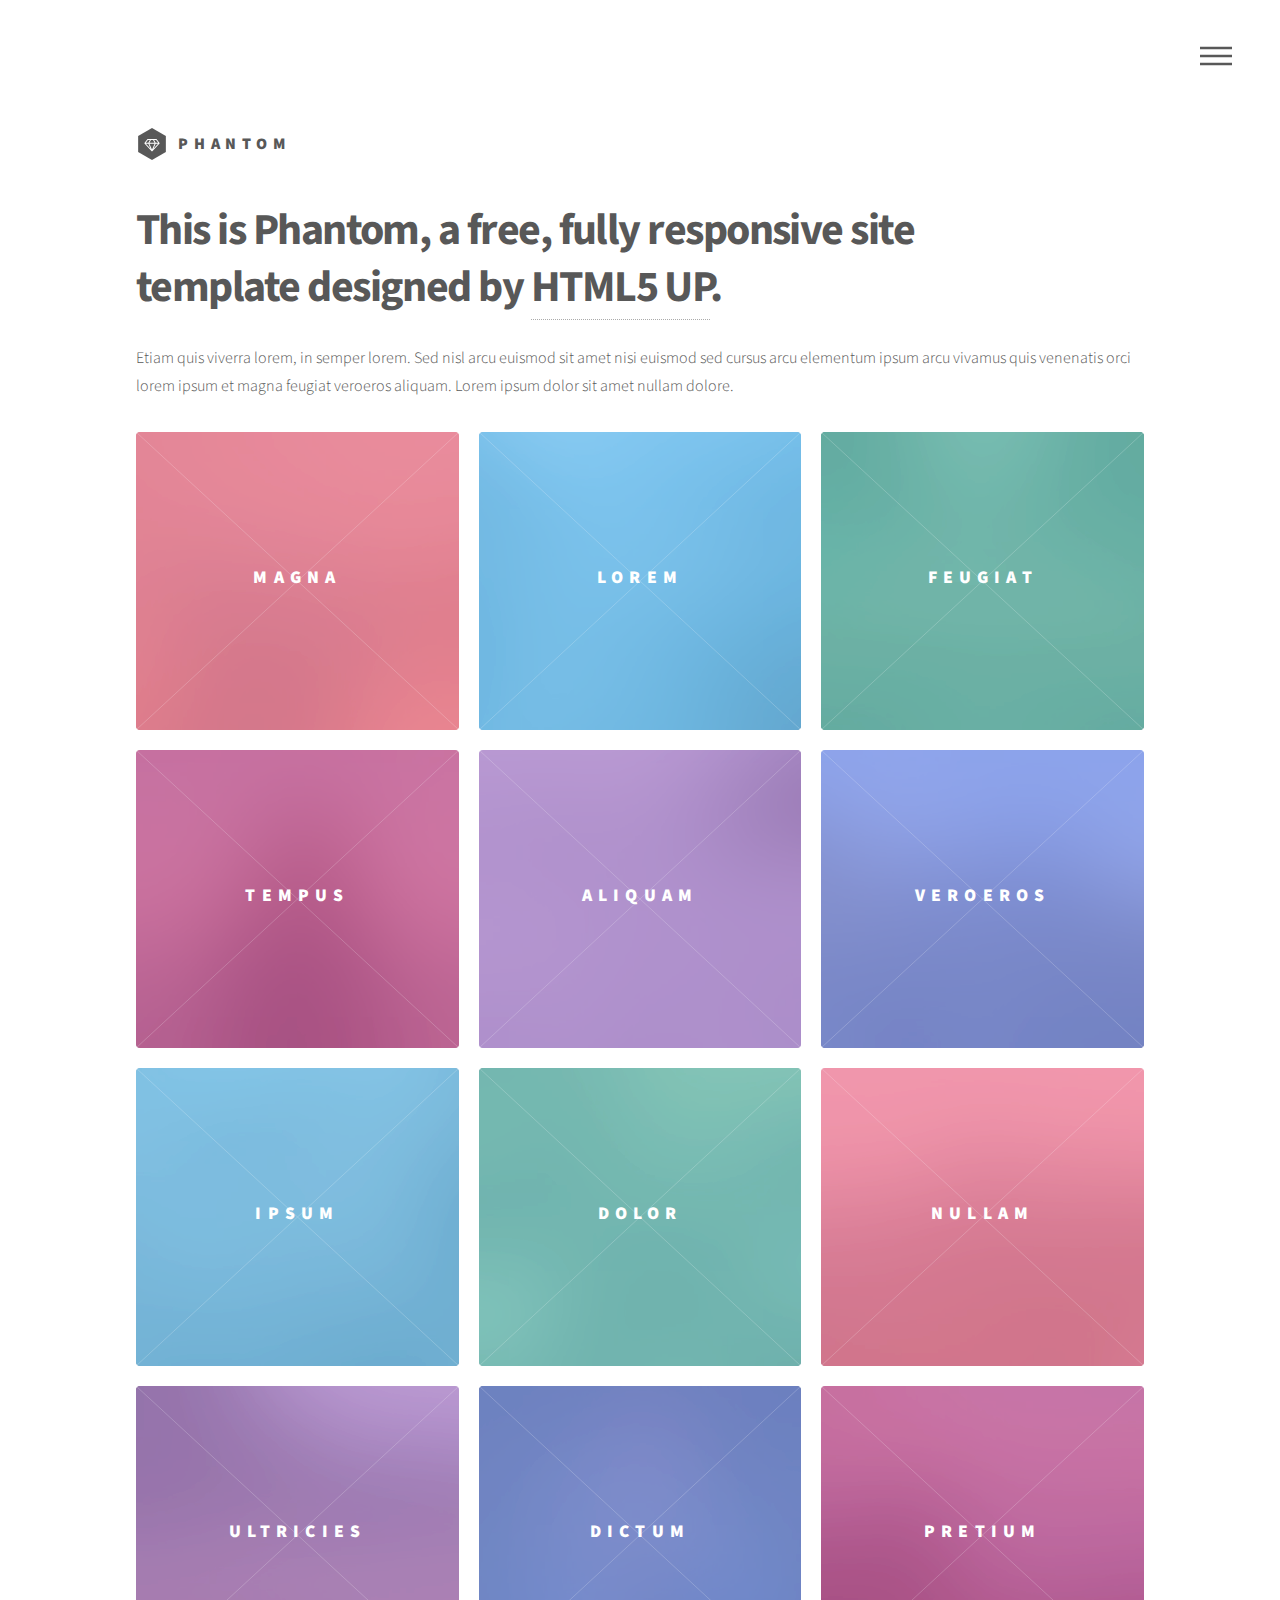
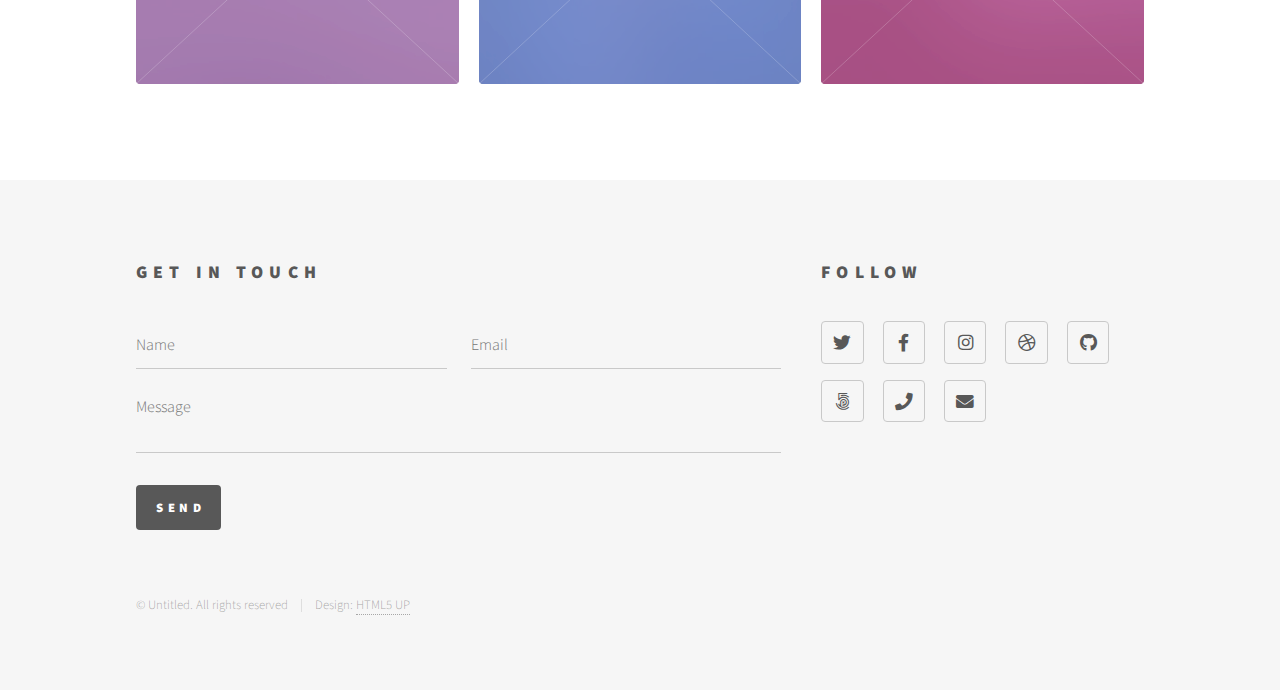
<file: Phantom Template/index.html>
<!DOCTYPE HTML>
<!--
	Phantom by HTML5 UP
	html5up.net | @ajlkn
	Free for personal and commercial use under the CCA 3.0 license (html5up.net/license)
-->
<html>
	<head>
		<title>Phantom by HTML5 UP</title>
		<meta charset="utf-8" />
		<meta name="viewport" content="width=device-width, initial-scale=1, user-scalable=no" />
		<link rel="stylesheet" href="assets/css/main.css" />
		<noscript><link rel="stylesheet" href="assets/css/noscript.css" /></noscript>
	</head>
	<body class="is-preload">
		<!-- Wrapper -->
			<div id="wrapper">

				<!-- Header -->
					<header id="header">
						<div class="inner">

							<!-- Logo -->
								<a href="index.html" class="logo">
									<span class="symbol"><img src="images/logo.svg" alt="" /></span><span class="title">Phantom</span>
								</a>

							<!-- Nav -->
								<nav>
									<ul>
										<li><a href="#menu">Menu</a></li>
									</ul>
								</nav>

						</div>
					</header>

				<!-- Menu -->
					<nav id="menu">
						<h2>Menu</h2>
						<ul>
							<li><a href="index.html">Home</a></li>
							<li><a href="generic.html">Ipsum veroeros</a></li>
							<li><a href="generic.html">Tempus etiam</a></li>
							<li><a href="generic.html">Consequat dolor</a></li>
							<li><a href="elements.html">Elements</a></li>
						</ul>
					</nav>

				<!-- Main -->
					<div id="main">
						<div class="inner">
							<header>
								<h1>This is Phantom, a free, fully responsive site<br />
								template designed by <a href="http://html5up.net">HTML5 UP</a>.</h1>
								<p>Etiam quis viverra lorem, in semper lorem. Sed nisl arcu euismod sit amet nisi euismod sed cursus arcu elementum ipsum arcu vivamus quis venenatis orci lorem ipsum et magna feugiat veroeros aliquam. Lorem ipsum dolor sit amet nullam dolore.</p>
							</header>
							<section class="tiles">
								<article class="style1">
									<span class="image">
										<img src="images/pic01.jpg" alt="" />
									</span>
									<a href="generic.html">
										<h2>Magna</h2>
										<div class="content">
											<p>Sed nisl arcu euismod sit amet nisi lorem etiam dolor veroeros et feugiat.</p>
										</div>
									</a>
								</article>
								<article class="style2">
									<span class="image">
										<img src="images/pic02.jpg" alt="" />
									</span>
									<a href="generic.html">
										<h2>Lorem</h2>
										<div class="content">
											<p>Sed nisl arcu euismod sit amet nisi lorem etiam dolor veroeros et feugiat.</p>
										</div>
									</a>
								</article>
								<article class="style3">
									<span class="image">
										<img src="images/pic03.jpg" alt="" />
									</span>
									<a href="generic.html">
										<h2>Feugiat</h2>
										<div class="content">
											<p>Sed nisl arcu euismod sit amet nisi lorem etiam dolor veroeros et feugiat.</p>
										</div>
									</a>
								</article>
								<article class="style4">
									<span class="image">
										<img src="images/pic04.jpg" alt="" />
									</span>
									<a href="generic.html">
										<h2>Tempus</h2>
										<div class="content">
											<p>Sed nisl arcu euismod sit amet nisi lorem etiam dolor veroeros et feugiat.</p>
										</div>
									</a>
								</article>
								<article class="style5">
									<span class="image">
										<img src="images/pic05.jpg" alt="" />
									</span>
									<a href="generic.html">
										<h2>Aliquam</h2>
										<div class="content">
											<p>Sed nisl arcu euismod sit amet nisi lorem etiam dolor veroeros et feugiat.</p>
										</div>
									</a>
								</article>
								<article class="style6">
									<span class="image">
										<img src="images/pic06.jpg" alt="" />
									</span>
									<a href="generic.html">
										<h2>Veroeros</h2>
										<div class="content">
											<p>Sed nisl arcu euismod sit amet nisi lorem etiam dolor veroeros et feugiat.</p>
										</div>
									</a>
								</article>
								<article class="style2">
									<span class="image">
										<img src="images/pic07.jpg" alt="" />
									</span>
									<a href="generic.html">
										<h2>Ipsum</h2>
										<div class="content">
											<p>Sed nisl arcu euismod sit amet nisi lorem etiam dolor veroeros et feugiat.</p>
										</div>
									</a>
								</article>
								<article class="style3">
									<span class="image">
										<img src="images/pic08.jpg" alt="" />
									</span>
									<a href="generic.html">
										<h2>Dolor</h2>
										<div class="content">
											<p>Sed nisl arcu euismod sit amet nisi lorem etiam dolor veroeros et feugiat.</p>
										</div>
									</a>
								</article>
								<article class="style1">
									<span class="image">
										<img src="images/pic09.jpg" alt="" />
									</span>
									<a href="generic.html">
										<h2>Nullam</h2>
										<div class="content">
											<p>Sed nisl arcu euismod sit amet nisi lorem etiam dolor veroeros et feugiat.</p>
										</div>
									</a>
								</article>
								<article class="style5">
									<span class="image">
										<img src="images/pic10.jpg" alt="" />
									</span>
									<a href="generic.html">
										<h2>Ultricies</h2>
										<div class="content">
											<p>Sed nisl arcu euismod sit amet nisi lorem etiam dolor veroeros et feugiat.</p>
										</div>
									</a>
								</article>
								<article class="style6">
									<span class="image">
										<img src="images/pic11.jpg" alt="" />
									</span>
									<a href="generic.html">
										<h2>Dictum</h2>
										<div class="content">
											<p>Sed nisl arcu euismod sit amet nisi lorem etiam dolor veroeros et feugiat.</p>
										</div>
									</a>
								</article>
								<article class="style4">
									<span class="image">
										<img src="images/pic12.jpg" alt="" />
									</span>
									<a href="generic.html">
										<h2>Pretium</h2>
										<div class="content">
											<p>Sed nisl arcu euismod sit amet nisi lorem etiam dolor veroeros et feugiat.</p>
										</div>
									</a>
								</article>
							</section>
						</div>
					</div>

				<!-- Footer -->
					<footer id="footer">
						<div class="inner">
							<section>
								<h2>Get in touch</h2>
								<form method="post" action="#">
									<div class="fields">
										<div class="field half">
											<input type="text" name="name" id="name" placeholder="Name" />
										</div>
										<div class="field half">
											<input type="email" name="email" id="email" placeholder="Email" />
										</div>
										<div class="field">
											<textarea name="message" id="message" placeholder="Message"></textarea>
										</div>
									</div>
									<ul class="actions">
										<li><input type="submit" value="Send" class="primary" /></li>
									</ul>
								</form>
							</section>
							<section>
								<h2>Follow</h2>
								<ul class="icons">
									<li><a href="#" class="icon brands style2 fa-twitter"><span class="label">Twitter</span></a></li>
									<li><a href="#" class="icon brands style2 fa-facebook-f"><span class="label">Facebook</span></a></li>
									<li><a href="#" class="icon brands style2 fa-instagram"><span class="label">Instagram</span></a></li>
									<li><a href="#" class="icon brands style2 fa-dribbble"><span class="label">Dribbble</span></a></li>
									<li><a href="#" class="icon brands style2 fa-github"><span class="label">GitHub</span></a></li>
									<li><a href="#" class="icon brands style2 fa-500px"><span class="label">500px</span></a></li>
									<li><a href="#" class="icon solid style2 fa-phone"><span class="label">Phone</span></a></li>
									<li><a href="#" class="icon solid style2 fa-envelope"><span class="label">Email</span></a></li>
								</ul>
							</section>
							<ul class="copyright">
								<li>&copy; Untitled. All rights reserved</li><li>Design: <a href="http://html5up.net">HTML5 UP</a></li>
							</ul>
						</div>
					</footer>

			</div>

		<!-- Scripts -->
			<script src="assets/js/jquery.min.js"></script>
			<script src="assets/js/browser.min.js"></script>
			<script src="assets/js/breakpoints.min.js"></script>
			<script src="assets/js/util.js"></script>
			<script src="assets/js/main.js"></script>

	</body>
</html>
</file>
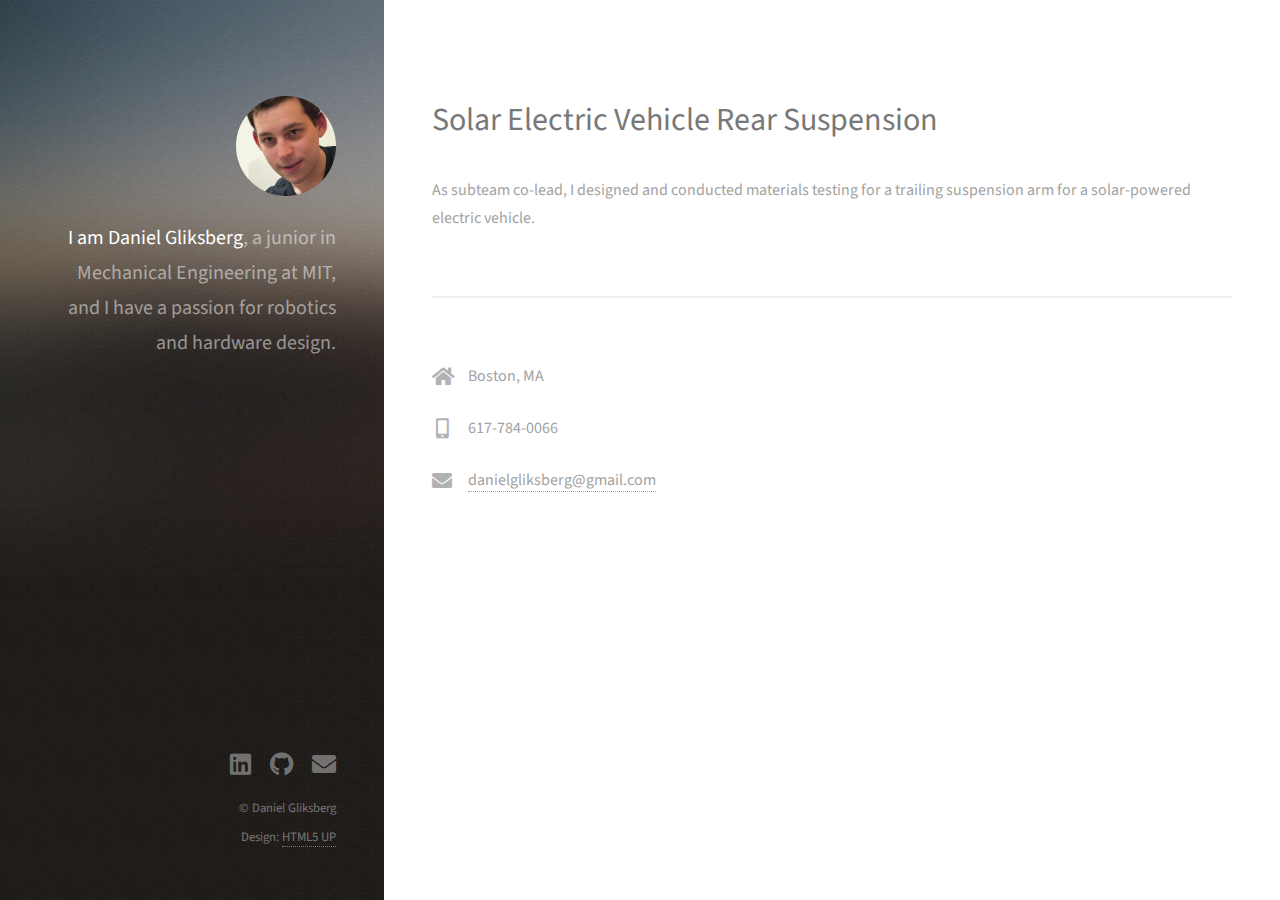
<file: SEVT.html>
<!DOCTYPE HTML>
<!--
	Strata by HTML5 UP
	html5up.net | @ajlkn
	Free for personal and commercial use under the CCA 3.0 license (html5up.net/license)
-->
<html>
	<head>
		<title>Daniel Gliksberg</title>
		<meta charset="utf-8" />
		<meta name="viewport" content="width=device-width, initial-scale=1, user-scalable=no" />
		<link rel="stylesheet" href="assets/css/main.css" />
		<link rel="icon" type="image/x-icon" href="/images/blue_sun_circle_favicon.ico">
	</head>
	<body class="is-preload">

		<!-- Header -->
			<header id="header">
				<div class="inner">
					<a href="#" class="image avatar"><img src="images/Zoomed OUt Headshot.jpg" alt="" /></a>
					<h1><strong>I am Daniel Gliksberg</strong>, a junior in Mechanical Engineering at MIT,
					and I have a passion for robotics and hardware design.</h1>
				</div>
			</header>

		<!-- Main -->
			<div id="main">

				<!-- One -->
					<section id="one">
						<header class="major">
							<h2>Solar Electric Vehicle Rear Suspension</h2>
						</header>
						<p>As subteam co-lead, I designed and conducted materials testing for a trailing suspension arm for a solar-powered electric vehicle.</p>
						<!--
						<ul class="actions">
							<li><a href="#" class="button">Learn More</a></li>
						</ul>
						-->
					</section>

				<!-- Two
					<section id="two">
						<h2>Portfolio</h2>
						<div class="row">
							<article class="col-6 col-12-xsmall work-item">
								<a href="https://en.wikipedia.org/wiki/Fourier_transform#Other_conventions" class="image fit thumb"><img src="images/SEVT/SEVT LArm 2-18-25.png" alt="" /></a>
								<div class = "caption">
									<h3>Solar Electric Vehicle Rear Suspension</h3>
								</div>
								<div class = "subtitle">
									<p>As subteam co-lead, designed and conducted materials testing for a trailing suspension arm for a solar-powered electric vehicle.</p>
								</div>
								<br>
								<ul class="actions">
									<li><a href="#" class="button">Learn More</a></li>
								</ul>
							</article>
							<article class="col-6 col-12-xsmall work-item">
								<a href="images/Cycloidal/Cycloidal Internals View 1.JPG" class="image fit thumb"><img src="images/Cycloidal/Cycloidal Internals View 1.JPG" alt="" /></a>
								<div class = "caption">
									<h3>3D Printed Cycloidal Drive</h3>
								</div>
								<div class = "subtitle">
									<p>Designed and manufactured a functional <a href="https://en.wikipedia.org/wiki/Cycloidal_drive">Cycloidal Drive</a>.</p>
								</div>
								<br>
								<ul class="actions">
									<li><a href="#" class="button">Learn More</a></li>
								</ul>
							</article>
							<article class="col-6 col-12-xsmall work-item">
								<a href="images/2.671/Full measurement setup Front.JPG" class="image fit thumb"><img src="images/2.671/Full measurement setup Front.JPG" alt="" /></a>
								<div class = "caption">
									<h3>Cycloidal Drive Class Project</h3>
								</div>
								<div class = "subtitle">
									<p>Experimentally determined the backlash of my Cycloidal Drive design and tracked it as the drives were worn in. Evolved out of the personal project version of the drive.</p>
								</div>
								<br>
								<ul class="actions">
									<li><a href="#" class="button">Learn More</a></li>
								</ul>
							</article>
							<article class="col-6 col-12-xsmall work-item">
								<a href="images/d'Arbeloff/Base 1.JPG" class="image fit thumb"><img src="images/d'Arbeloff/Base 1.JPG" alt="" /></a>
								<div class = "caption">
									<h3>Soft Robotic Sling</h3>
								</div>
								<div class="subtitle">
									<p>Redesigned the base of a soft robotic sling for use in moving and repositioning patients for eldercare.</p>
								</div>
								<br>
								<ul class="actions">
									<li><a href="#" class="button">Learn More</a></li>
								</ul>
							</article>
							<article class="col-6 col-12-xsmall work-item">
								<a href="images/2.007/Gurt View 1.JPG" class="image fit thumb"><img src="images/2.007/Gurt View 1.JPG" alt="" /></a>
								<div class = "caption">
									<h3>Class Competition Robot: Gurt</h3>
								</div>
								<div class="subtitle">
									<p>Designed and built a competition robot that reached quarterfinals in a livestreamed competition.</p>
								</div>
								<br>
								<ul class="actions">
									<li><a href="#" class="button">Learn More</a></li>
								</ul>
							</article>
							<article class="col-6 col-12-xsmall work-item">
								<a href="images/Mechatronics IAP/Mount Plate.JPG" class="image fit thumb"><img src="images/Mechatronics IAP/Mount Plate.JPG" alt="" /></a>
								<div class = "caption">
									<h3>Machined Sensor Mount and Bearing Holders</h3>
								</div>
								<div class="subtitle">
									<p>Redesigned and re-manufactured bearing holders and a torque sensor mount for a steel manufacturing longevity test rig.</p>
								</div>
								<br>
								<ul class="actions">
									<li><a href="#" class="button">Learn More</a></li>
								</ul>
							</article>
							
							<article class="col-6 col-12-xsmall work-item">
								<a href="images/fulls/06.jpg" class="image fit thumb"><img src="images/thumbs/06.jpg" alt="" /></a>
								<h3>Piezoelectric Transducer Arm and Mount</h3>
								<p>Designed an arm to hold a Piezoelectric transducer in contact with a sample for an off-axis holographic microscope.</p>
							</article>
							
						</div>
						
						<ul class="actions">
							<li><a href="#" class="button">Full Portfolio</a></li>
						</ul>
						
					</section>
                -->
				<!-- Three -->
					<section id="three">
						<!--
						<h2>Get In Touch</h2>
						<p>Accumsan pellentesque commodo blandit enim arcu non at amet id arcu magna. Accumsan orci faucibus id eu lorem semper nunc nisi lorem vulputate lorem neque lorem ipsum dolor.</p>
						<div class="row">
							
							<div class="col-8 col-12-small">
								<form method="post" action="#">
									<div class="row gtr-uniform gtr-50">
										<div class="col-6 col-12-xsmall"><input type="text" name="name" id="name" placeholder="Name" /></div>
										<div class="col-6 col-12-xsmall"><input type="email" name="email" id="email" placeholder="Email" /></div>
										<div class="col-12"><textarea name="message" id="message" placeholder="Message" rows="4"></textarea></div>
									</div>
								</form>
								<ul class="actions">
									<li><input type="submit" value="Send Message" /></li>
								</ul>
							</div>
							-->
							<div class="col-4 col-12-small">
								<ul class="labeled-icons">
									<li>
										<h3 class="icon solid fa-home"><span class="label">Address</span></h3>
										Boston, MA
									</li>
									<li>
										<h3 class="icon solid fa-mobile-alt"><span class="label">Phone</span></h3>
										617-784-0066
									</li>
									<li>
										<h3 class="icon solid fa-envelope"><span class="label">Email</span></h3>
										<a href="mailto:danielgliksberg@gmail.com">danielgliksberg@gmail.com</a>
									</li>
								</ul>
							</div>
						</div>
					</section>

				<!-- Four -->
				<!--
					<section id="four">
						<h2>Elements</h2>

						<section>
							<h4>Text</h4>
							<p>This is <b>bold</b> and this is <strong>strong</strong>. This is <i>italic</i> and this is <em>emphasized</em>.
							This is <sup>superscript</sup> text and this is <sub>subscript</sub> text.
							This is <u>underlined</u> and this is code: <code>for (;;) { ... }</code>. Finally, <a href="#">this is a link</a>.</p>
							<hr />
							<header>
								<h4>Heading with a Subtitle</h4>
								<p>Lorem ipsum dolor sit amet nullam id egestas urna aliquam</p>
							</header>
							<p>Nunc lacinia ante nunc ac lobortis. Interdum adipiscing gravida odio porttitor sem non mi integer non faucibus ornare mi ut ante amet placerat aliquet. Volutpat eu sed ante lacinia sapien lorem accumsan varius montes viverra nibh in adipiscing blandit tempus accumsan.</p>
							<header>
								<h5>Heading with a Subtitle</h5>
								<p>Lorem ipsum dolor sit amet nullam id egestas urna aliquam</p>
							</header>
							<p>Nunc lacinia ante nunc ac lobortis. Interdum adipiscing gravida odio porttitor sem non mi integer non faucibus ornare mi ut ante amet placerat aliquet. Volutpat eu sed ante lacinia sapien lorem accumsan varius montes viverra nibh in adipiscing blandit tempus accumsan.</p>
							<hr />
							<h2>Heading Level 2</h2>
							<h3>Heading Level 3</h3>
							<h4>Heading Level 4</h4>
							<h5>Heading Level 5</h5>
							<h6>Heading Level 6</h6>
							<hr />
							<h5>Blockquote</h5>
							<blockquote>Fringilla nisl. Donec accumsan interdum nisi, quis tincidunt felis sagittis eget tempus euismod. Vestibulum ante ipsum primis in faucibus vestibulum. Blandit adipiscing eu felis iaculis volutpat ac adipiscing accumsan faucibus. Vestibulum ante ipsum primis in faucibus lorem ipsum dolor sit amet nullam adipiscing eu felis.</blockquote>
							<h5>Preformatted</h5>
							<pre><code>i = 0;

while (!deck.isInOrder()) {
print 'Iteration ' + i;
deck.shuffle();
i++;
}

print 'It took ' + i + ' iterations to sort the deck.';</code></pre>
						</section>

						<section>
							<h4>Lists</h4>
							<div class="row">
								<div class="col-6 col-12-xsmall">
									<h5>Unordered</h5>
									<ul>
										<li>Dolor pulvinar etiam magna etiam.</li>
										<li>Sagittis adipiscing lorem eleifend.</li>
										<li>Felis enim feugiat dolore viverra.</li>
									</ul>
									<h5>Alternate</h5>
									<ul class="alt">
										<li>Dolor pulvinar etiam magna etiam.</li>
										<li>Sagittis adipiscing lorem eleifend.</li>
										<li>Felis enim feugiat dolore viverra.</li>
									</ul>
								</div>
								<div class="col-6 col-12-xsmall">
									<h5>Ordered</h5>
									<ol>
										<li>Dolor pulvinar etiam magna etiam.</li>
										<li>Etiam vel felis at lorem sed viverra.</li>
										<li>Felis enim feugiat dolore viverra.</li>
										<li>Dolor pulvinar etiam magna etiam.</li>
										<li>Etiam vel felis at lorem sed viverra.</li>
										<li>Felis enim feugiat dolore viverra.</li>
									</ol>
									<h5>Icons</h5>
									<ul class="icons">
										<li><a href="#" class="icon brands fa-twitter"><span class="label">Twitter</span></a></li>
										<li><a href="#" class="icon brands fa-facebook-f"><span class="label">Facebook</span></a></li>
										<li><a href="#" class="icon brands fa-instagram"><span class="label">Instagram</span></a></li>
										<li><a href="#" class="icon brands fa-github"><span class="label">Github</span></a></li>
										<li><a href="#" class="icon brands fa-dribbble"><span class="label">Dribbble</span></a></li>
										<li><a href="#" class="icon brands fa-tumblr"><span class="label">Tumblr</span></a></li>
									</ul>
								</div>
							</div>
							<h5>Actions</h5>
							<ul class="actions">
								<li><a href="#" class="button primary">Default</a></li>
								<li><a href="#" class="button">Default</a></li>
							</ul>
							<ul class="actions small">
								<li><a href="#" class="button primary small">Small</a></li>
								<li><a href="#" class="button small">Small</a></li>
							</ul>
							<div class="row">
								<div class="col-6 col-12-small">
									<ul class="actions stacked">
										<li><a href="#" class="button primary">Default</a></li>
										<li><a href="#" class="button">Default</a></li>
									</ul>
								</div>
								<div class="col-6 col-12-small">
									<ul class="actions stacked">
										<li><a href="#" class="button primary small">Small</a></li>
										<li><a href="#" class="button small">Small</a></li>
									</ul>
								</div>
								<div class="col-6 col-12-small">
									<ul class="actions stacked">
										<li><a href="#" class="button primary fit">Default</a></li>
										<li><a href="#" class="button fit">Default</a></li>
									</ul>
								</div>
								<div class="col-6 col-12-small">
									<ul class="actions stacked">
										<li><a href="#" class="button primary small fit">Small</a></li>
										<li><a href="#" class="button small fit">Small</a></li>
									</ul>
								</div>
							</div>
						</section>

						<section>
							<h4>Table</h4>
							<h5>Default</h5>
							<div class="table-wrapper">
								<table>
									<thead>
										<tr>
											<th>Name</th>
											<th>Description</th>
											<th>Price</th>
										</tr>
									</thead>
									<tbody>
										<tr>
											<td>Item One</td>
											<td>Ante turpis integer aliquet porttitor.</td>
											<td>29.99</td>
										</tr>
										<tr>
											<td>Item Two</td>
											<td>Vis ac commodo adipiscing arcu aliquet.</td>
											<td>19.99</td>
										</tr>
										<tr>
											<td>Item Three</td>
											<td> Morbi faucibus arcu accumsan lorem.</td>
											<td>29.99</td>
										</tr>
										<tr>
											<td>Item Four</td>
											<td>Vitae integer tempus condimentum.</td>
											<td>19.99</td>
										</tr>
										<tr>
											<td>Item Five</td>
											<td>Ante turpis integer aliquet porttitor.</td>
											<td>29.99</td>
										</tr>
									</tbody>
									<tfoot>
										<tr>
											<td colspan="2"></td>
											<td>100.00</td>
										</tr>
									</tfoot>
								</table>
							</div>

							<h5>Alternate</h5>
							<div class="table-wrapper">
								<table class="alt">
									<thead>
										<tr>
											<th>Name</th>
											<th>Description</th>
											<th>Price</th>
										</tr>
									</thead>
									<tbody>
										<tr>
											<td>Item One</td>
											<td>Ante turpis integer aliquet porttitor.</td>
											<td>29.99</td>
										</tr>
										<tr>
											<td>Item Two</td>
											<td>Vis ac commodo adipiscing arcu aliquet.</td>
											<td>19.99</td>
										</tr>
										<tr>
											<td>Item Three</td>
											<td> Morbi faucibus arcu accumsan lorem.</td>
											<td>29.99</td>
										</tr>
										<tr>
											<td>Item Four</td>
											<td>Vitae integer tempus condimentum.</td>
											<td>19.99</td>
										</tr>
										<tr>
											<td>Item Five</td>
											<td>Ante turpis integer aliquet porttitor.</td>
											<td>29.99</td>
										</tr>
									</tbody>
									<tfoot>
										<tr>
											<td colspan="2"></td>
											<td>100.00</td>
										</tr>
									</tfoot>
								</table>
							</div>
						</section>

						<section>
							<h4>Buttons</h4>
							<ul class="actions">
								<li><a href="#" class="button primary">Primary</a></li>
								<li><a href="#" class="button">Default</a></li>
							</ul>
							<ul class="actions">
								<li><a href="#" class="button large">Large</a></li>
								<li><a href="#" class="button">Default</a></li>
								<li><a href="#" class="button small">Small</a></li>
							</ul>
							<ul class="actions fit">
								<li><a href="#" class="button primary fit">Fit</a></li>
								<li><a href="#" class="button fit">Fit</a></li>
							</ul>
							<ul class="actions fit small">
								<li><a href="#" class="button primary fit small">Fit + Small</a></li>
								<li><a href="#" class="button fit small">Fit + Small</a></li>
							</ul>
							<ul class="actions">
								<li><a href="#" class="button primary icon solid fa-download">Icon</a></li>
								<li><a href="#" class="button icon solid fa-download">Icon</a></li>
							</ul>
							<ul class="actions">
								<li><span class="button primary disabled">Primary</span></li>
								<li><span class="button disabled">Default</span></li>
							</ul>
						</section>

						<section>
							<h4>Form</h4>
							<form method="post" action="#">
								<div class="row gtr-uniform gtr-50">
									<div class="col-6 col-12-xsmall">
										<input type="text" name="demo-name" id="demo-name" value="" placeholder="Name" />
									</div>
									<div class="col-6 col-12-xsmall">
										<input type="email" name="demo-email" id="demo-email" value="" placeholder="Email" />
									</div>
									<div class="col-12">
										<select name="demo-category" id="demo-category">
											<option value="">- Category -</option>
											<option value="1">Manufacturing</option>
											<option value="1">Shipping</option>
											<option value="1">Administration</option>
											<option value="1">Human Resources</option>
										</select>
									</div>
									<div class="col-4 col-12-small">
										<input type="radio" id="demo-priority-low" name="demo-priority" checked>
										<label for="demo-priority-low">Low Priority</label>
									</div>
									<div class="col-4 col-12-small">
										<input type="radio" id="demo-priority-normal" name="demo-priority">
										<label for="demo-priority-normal">Normal Priority</label>
									</div>
									<div class="col-4 col-12-small">
										<input type="radio" id="demo-priority-high" name="demo-priority">
										<label for="demo-priority-high">High Priority</label>
									</div>
									<div class="col-6 col-12-small">
										<input type="checkbox" id="demo-copy" name="demo-copy">
										<label for="demo-copy">Email me a copy of this message</label>
									</div>
									<div class="col-6 col-12-small">
										<input type="checkbox" id="demo-human" name="demo-human" checked>
										<label for="demo-human">I am a human and not a robot</label>
									</div>
									<div class="col-12">
										<textarea name="demo-message" id="demo-message" placeholder="Enter your message" rows="6"></textarea>
									</div>
									<div class="col-12">
										<ul class="actions">
											<li><input type="submit" value="Send Message" class="primary" /></li>
											<li><input type="reset" value="Reset" /></li>
										</ul>
									</div>
								</div>
							</form>
						</section>

						<section>
							<h4>Image</h4>
							<h5>Fit</h5>
							<div class="box alt">
								<div class="row gtr-50 gtr-uniform">
									<div class="col-12"><span class="image fit"><img src="images/fulls/05.jpg" alt="" /></span></div>
									<div class="col-4"><span class="image fit"><img src="images/thumbs/01.jpg" alt="" /></span></div>
									<div class="col-4"><span class="image fit"><img src="images/thumbs/02.jpg" alt="" /></span></div>
									<div class="col-4"><span class="image fit"><img src="images/thumbs/03.jpg" alt="" /></span></div>
									<div class="col-4"><span class="image fit"><img src="images/thumbs/04.jpg" alt="" /></span></div>
									<div class="col-4"><span class="image fit"><img src="images/thumbs/05.jpg" alt="" /></span></div>
									<div class="col-4"><span class="image fit"><img src="images/thumbs/06.jpg" alt="" /></span></div>
									<div class="col-4"><span class="image fit"><img src="images/thumbs/03.jpg" alt="" /></span></div>
									<div class="col-4"><span class="image fit"><img src="images/thumbs/02.jpg" alt="" /></span></div>
									<div class="col-4"><span class="image fit"><img src="images/thumbs/01.jpg" alt="" /></span></div>
								</div>
							</div>
							<h5>Left &amp; Right</h5>
							<p><span class="image left"><img src="images/avatar.jpg" alt="" /></span>Fringilla nisl. Donec accumsan interdum nisi, quis tincidunt felis sagittis eget. tempus euismod. Vestibulum ante ipsum primis in faucibus vestibulum. Blandit adipiscing eu felis iaculis volutpat ac adipiscing accumsan eu faucibus. Integer ac pellentesque praesent tincidunt felis sagittis eget. tempus euismod. Vestibulum ante ipsum primis in faucibus vestibulum. Blandit adipiscing eu felis iaculis volutpat ac adipiscing accumsan eu faucibus. Integer ac pellentesque praesent. Donec accumsan interdum nisi, quis tincidunt felis sagittis eget. tempus euismod. Vestibulum ante ipsum primis in faucibus vestibulum. Blandit adipiscing eu felis iaculis volutpat ac adipiscing accumsan eu faucibus. Integer ac pellentesque praesent tincidunt felis sagittis eget. tempus euismod. Vestibulum ante ipsum primis in faucibus vestibulum. Blandit adipiscing eu felis iaculis volutpat ac adipiscing accumsan eu faucibus. Integer ac pellentesque praesent.</p>
							<p><span class="image right"><img src="images/avatar.jpg" alt="" /></span>Fringilla nisl. Donec accumsan interdum nisi, quis tincidunt felis sagittis eget. tempus euismod. Vestibulum ante ipsum primis in faucibus vestibulum. Blandit adipiscing eu felis iaculis volutpat ac adipiscing accumsan eu faucibus. Integer ac pellentesque praesent tincidunt felis sagittis eget. tempus euismod. Vestibulum ante ipsum primis in faucibus vestibulum. Blandit adipiscing eu felis iaculis volutpat ac adipiscing accumsan eu faucibus. Integer ac pellentesque praesent. Donec accumsan interdum nisi, quis tincidunt felis sagittis eget. tempus euismod. Vestibulum ante ipsum primis in faucibus vestibulum. Blandit adipiscing eu felis iaculis volutpat ac adipiscing accumsan eu faucibus. Integer ac pellentesque praesent tincidunt felis sagittis eget. tempus euismod. Vestibulum ante ipsum primis in faucibus vestibulum. Blandit adipiscing eu felis iaculis volutpat ac adipiscing accumsan eu faucibus. Integer ac pellentesque praesent.</p>
						</section>

					</section>
				-->

			</div>

		<!-- Footer -->
			<footer id="footer">
				<div class="inner">
					<ul class="icons">
						<li><a href="https://www.linkedin.com/in/daniel-gliksberg-669803196/" class="icon brands fa-linkedin"><span class="label">LinkedIn</span></a></li>
						<li><a href="https://github.com/dgliksberg" class="icon brands fa-github"><span class="label">Github</span></a></li>
						<!-- <li><a href="#" class="icon brands fa-dribbble"><span class="label">Dribbble</span></a></li> -->
						<li><a href="mailto:danielgliksberg@gmail.com" class="icon solid fa-envelope"><span class="label">Email</span></a></li>
					</ul>
					<ul class="copyright">
						<li>&copy; Daniel Gliksberg</li><li>Design: <a href="http://html5up.net">HTML5 UP</a></li>
					</ul>
				</div>
			</footer>

		<!-- Scripts -->
			<script src="assets/js/jquery.min.js"></script>
			<script src="assets/js/jquery.poptrox.min.js"></script>
			<script src="assets/js/browser.min.js"></script>
			<script src="assets/js/breakpoints.min.js"></script>
			<script src="assets/js/util.js"></script>
			<script src="assets/js/main.js"></script>

	</body>
</html>
</file>
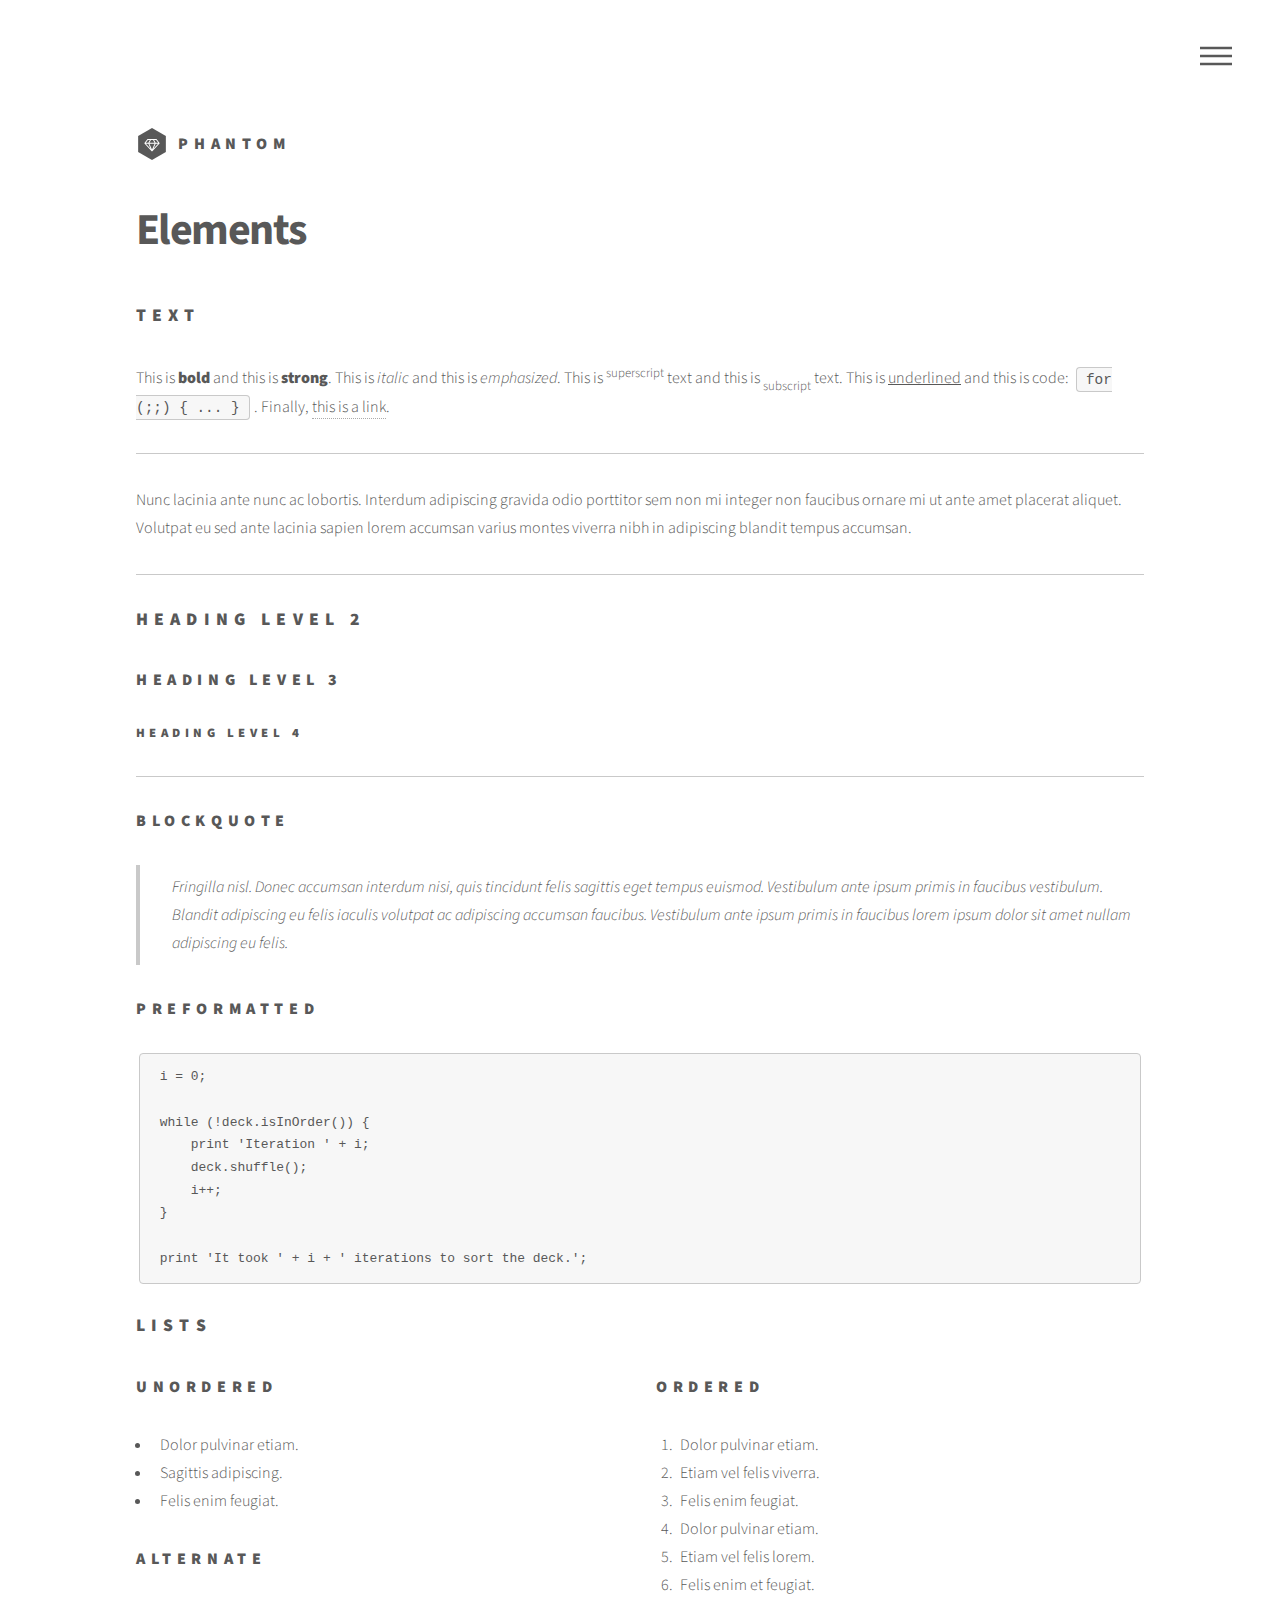
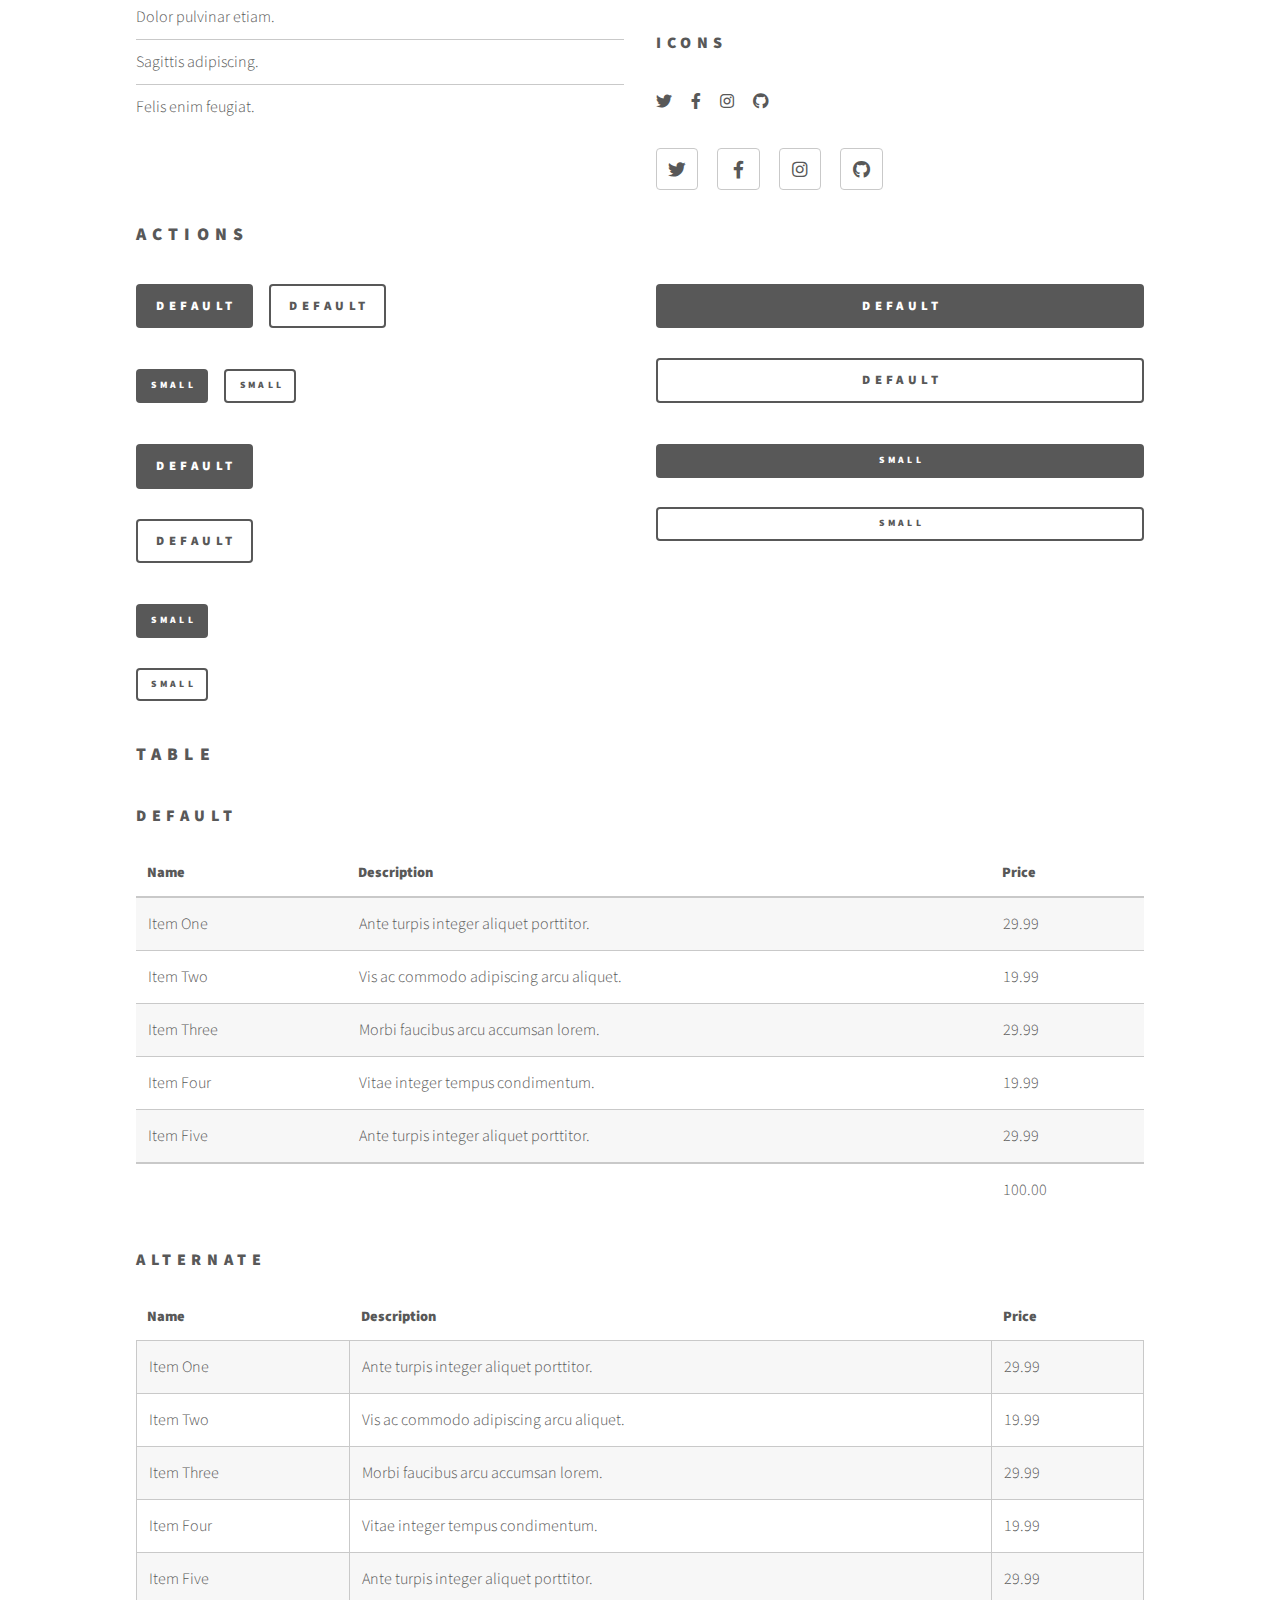
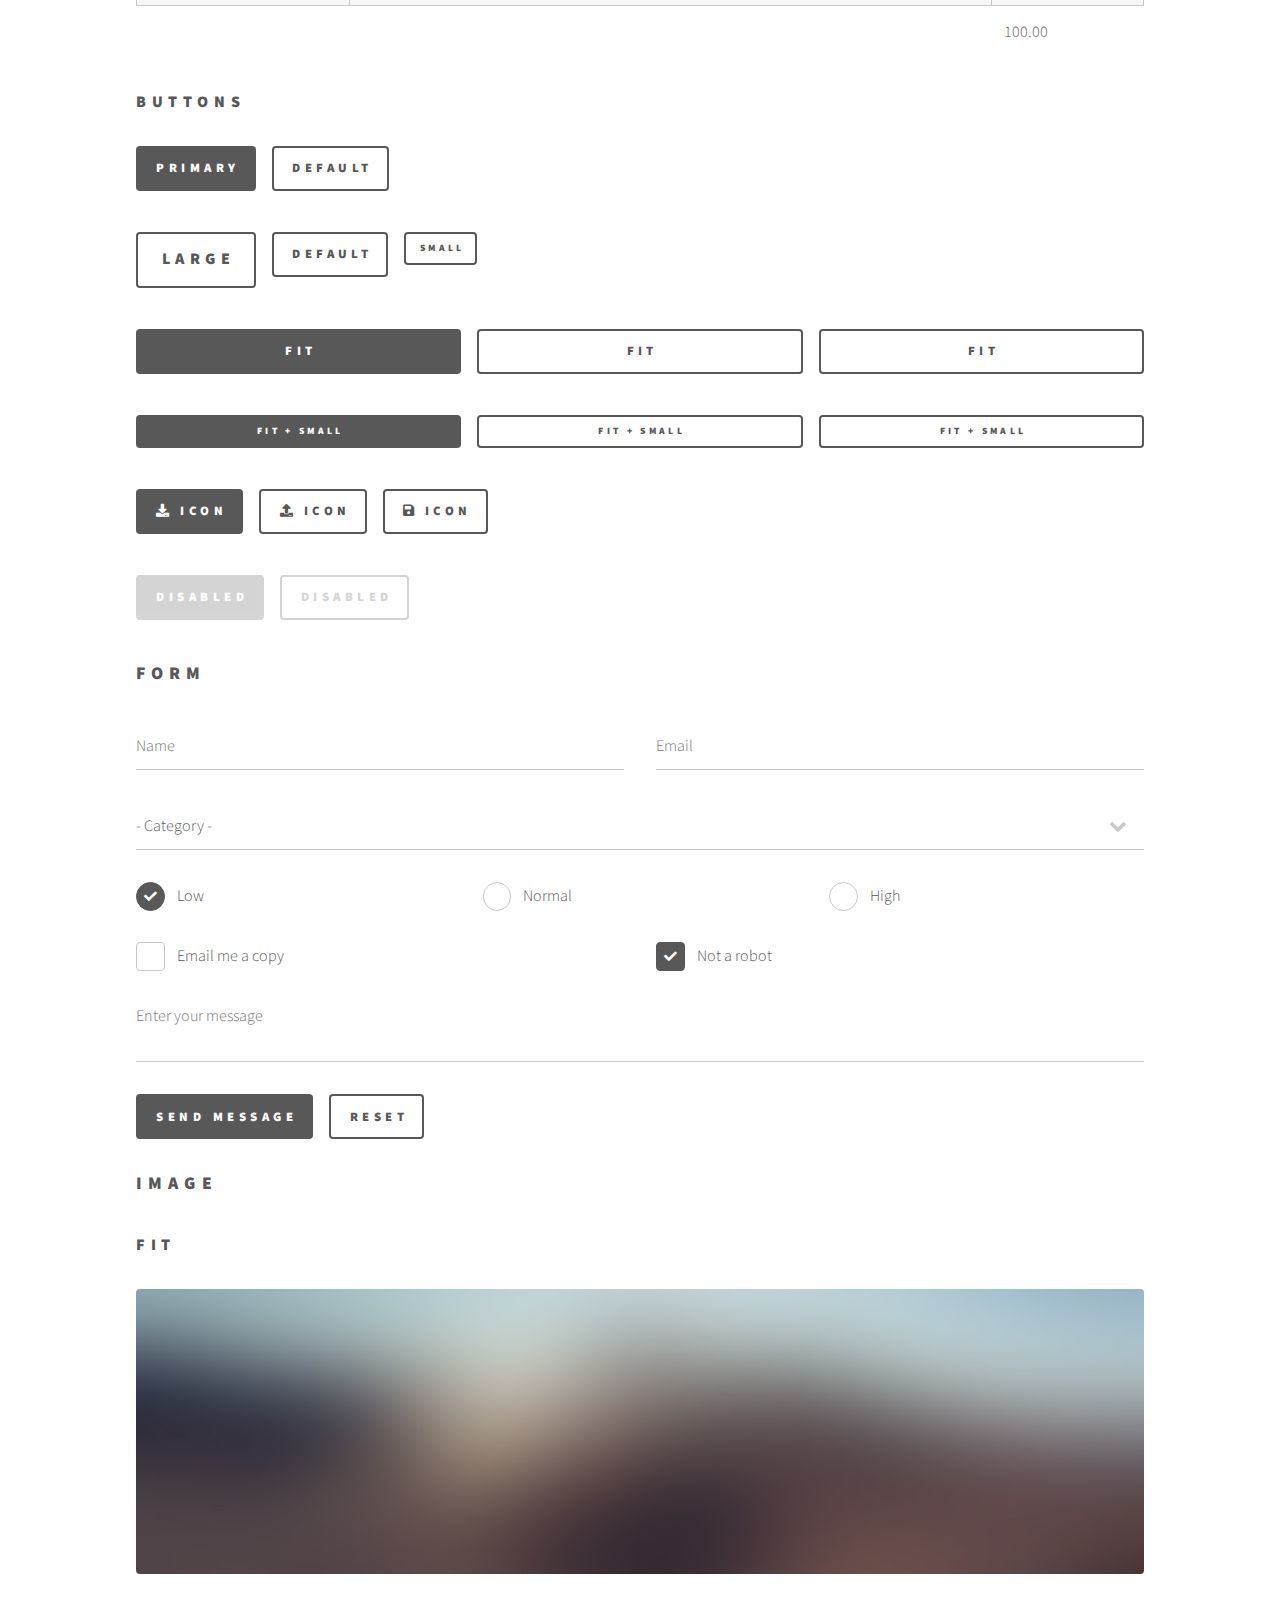
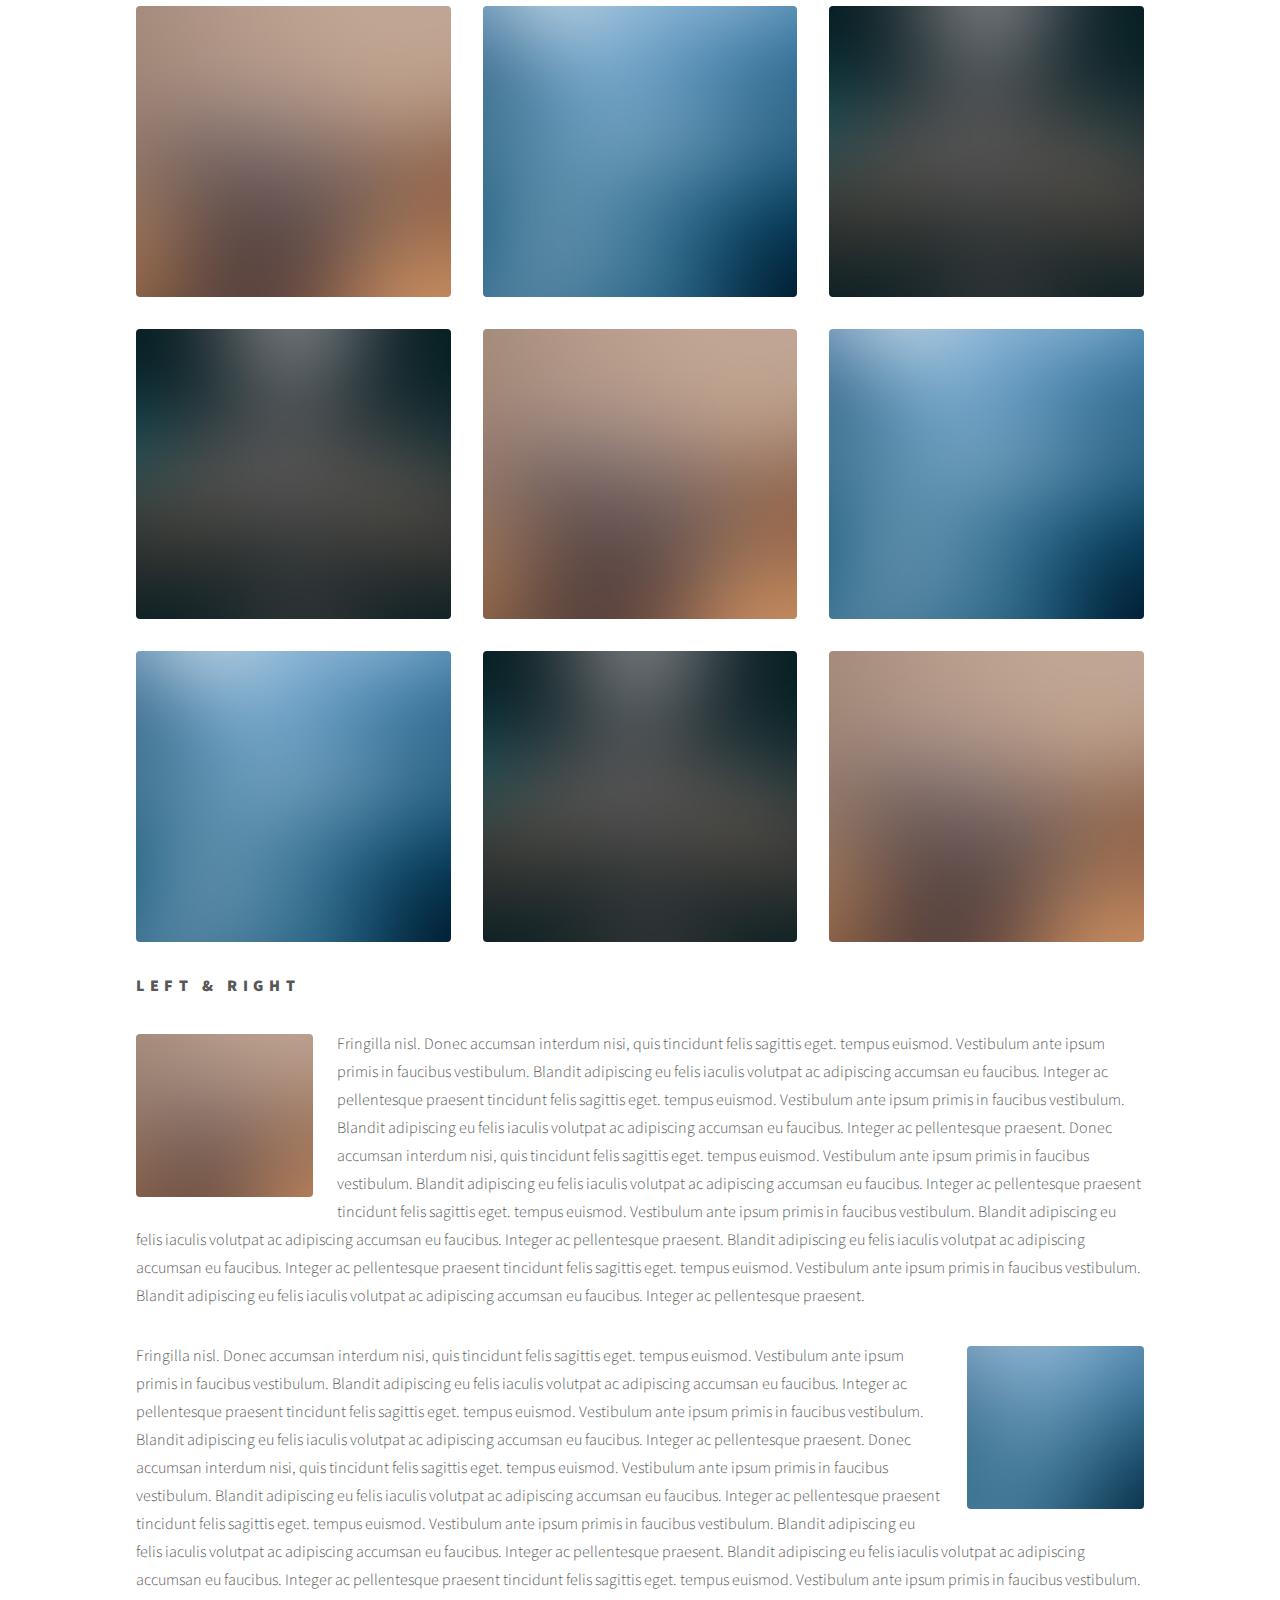
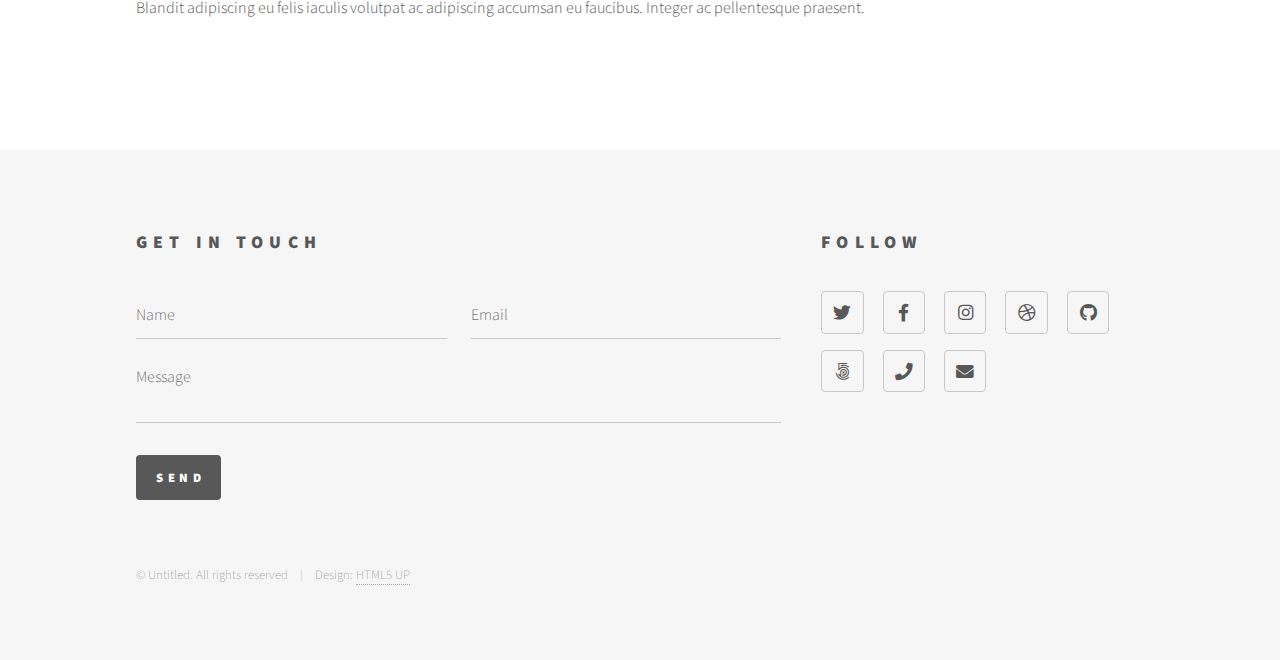
<file: Phantom Template/elements.html>
<!DOCTYPE HTML>
<!--
	Phantom by HTML5 UP
	html5up.net | @ajlkn
	Free for personal and commercial use under the CCA 3.0 license (html5up.net/license)
-->
<html>
	<head>
		<title>Elements - Phantom by HTML5 UP</title>
		<meta charset="utf-8" />
		<meta name="viewport" content="width=device-width, initial-scale=1, user-scalable=no" />
		<link rel="stylesheet" href="assets/css/main.css" />
		<noscript><link rel="stylesheet" href="assets/css/noscript.css" /></noscript>
	</head>
	<body class="is-preload">
		<!-- Wrapper -->
			<div id="wrapper">

				<!-- Header -->
					<header id="header">
						<div class="inner">

							<!-- Logo -->
								<a href="index.html" class="logo">
									<span class="symbol"><img src="images/logo.svg" alt="" /></span><span class="title">Phantom</span>
								</a>

							<!-- Nav -->
								<nav>
									<ul>
										<li><a href="#menu">Menu</a></li>
									</ul>
								</nav>

						</div>
					</header>

				<!-- Menu -->
					<nav id="menu">
						<h2>Menu</h2>
						<ul>
							<li><a href="index.html">Home</a></li>
							<li><a href="generic.html">Ipsum veroeros</a></li>
							<li><a href="generic.html">Tempus etiam</a></li>
							<li><a href="generic.html">Consequat dolor</a></li>
							<li><a href="elements.html">Elements</a></li>
						</ul>
					</nav>

				<!-- Main -->
					<div id="main">
						<div class="inner">
							<h1>Elements</h1>

							<!-- Text -->
								<section>
									<h2>Text</h2>
									<p>This is <b>bold</b> and this is <strong>strong</strong>. This is <i>italic</i> and this is <em>emphasized</em>.
									This is <sup>superscript</sup> text and this is <sub>subscript</sub> text.
									This is <u>underlined</u> and this is code: <code>for (;;) { ... }</code>. Finally, <a href="#">this is a link</a>.</p>
									<hr />
									<p>Nunc lacinia ante nunc ac lobortis. Interdum adipiscing gravida odio porttitor sem non mi integer non faucibus ornare mi ut ante amet placerat aliquet. Volutpat eu sed ante lacinia sapien lorem accumsan varius montes viverra nibh in adipiscing blandit tempus accumsan.</p>
									<hr />
									<h2>Heading Level 2</h2>
									<h3>Heading Level 3</h3>
									<h4>Heading Level 4</h4>
									<hr />
									<h3>Blockquote</h3>
									<blockquote>Fringilla nisl. Donec accumsan interdum nisi, quis tincidunt felis sagittis eget tempus euismod. Vestibulum ante ipsum primis in faucibus vestibulum. Blandit adipiscing eu felis iaculis volutpat ac adipiscing accumsan faucibus. Vestibulum ante ipsum primis in faucibus lorem ipsum dolor sit amet nullam adipiscing eu felis.</blockquote>
									<h3>Preformatted</h3>
									<pre><code>i = 0;

while (!deck.isInOrder()) {
    print 'Iteration ' + i;
    deck.shuffle();
    i++;
}

print 'It took ' + i + ' iterations to sort the deck.';</code></pre>
								</section>

							<!-- Lists -->
								<section>
									<h2>Lists</h2>
									<div class="row">
										<div class="col-6 col-12-medium">
											<h3>Unordered</h3>
											<ul>
												<li>Dolor pulvinar etiam.</li>
												<li>Sagittis adipiscing.</li>
												<li>Felis enim feugiat.</li>
											</ul>
											<h3>Alternate</h3>
											<ul class="alt">
												<li>Dolor pulvinar etiam.</li>
												<li>Sagittis adipiscing.</li>
												<li>Felis enim feugiat.</li>
											</ul>
										</div>
										<div class="col-6 col-12-medium">
											<h3>Ordered</h3>
											<ol>
												<li>Dolor pulvinar etiam.</li>
												<li>Etiam vel felis viverra.</li>
												<li>Felis enim feugiat.</li>
												<li>Dolor pulvinar etiam.</li>
												<li>Etiam vel felis lorem.</li>
												<li>Felis enim et feugiat.</li>
											</ol>
											<h3>Icons</h3>
											<ul class="icons">
												<li><a href="#" class="icon brands style1 fa-twitter"><span class="label">Twitter</span></a></li>
												<li><a href="#" class="icon brands style1 fa-facebook-f"><span class="label">Facebook</span></a></li>
												<li><a href="#" class="icon brands style1 fa-instagram"><span class="label">Instagram</span></a></li>
												<li><a href="#" class="icon brands style1 fa-github"><span class="label">Github</span></a></li>
											</ul>
											<ul class="icons">
												<li><a href="#" class="icon brands style2 fa-twitter"><span class="label">Twitter</span></a></li>
												<li><a href="#" class="icon brands style2 fa-facebook-f"><span class="label">Facebook</span></a></li>
												<li><a href="#" class="icon brands style2 fa-instagram"><span class="label">Instagram</span></a></li>
												<li><a href="#" class="icon brands style2 fa-github"><span class="label">Github</span></a></li>
											</ul>
										</div>
									</div>
									<h2>Actions</h2>
									<div class="row">
										<div class="col-6 col-12-medium">
											<ul class="actions">
												<li><a href="#" class="button primary">Default</a></li>
												<li><a href="#" class="button">Default</a></li>
											</ul>
											<ul class="actions small">
												<li><a href="#" class="button primary small">Small</a></li>
												<li><a href="#" class="button small">Small</a></li>
											</ul>
											<ul class="actions stacked">
												<li><a href="#" class="button primary">Default</a></li>
												<li><a href="#" class="button">Default</a></li>
											</ul>
											<ul class="actions stacked">
												<li><a href="#" class="button primary small">Small</a></li>
												<li><a href="#" class="button small">Small</a></li>
											</ul>
										</div>
										<div class="col-6 col-12-medium">
											<ul class="actions stacked">
												<li><a href="#" class="button primary fit">Default</a></li>
												<li><a href="#" class="button fit">Default</a></li>
											</ul>
											<ul class="actions stacked">
												<li><a href="#" class="button primary small fit">Small</a></li>
												<li><a href="#" class="button small fit">Small</a></li>
											</ul>
										</div>
									</div>
								</section>

							<!-- Table -->
								<section>
									<h2>Table</h2>
									<h3>Default</h3>
									<div class="table-wrapper">
										<table>
											<thead>
												<tr>
													<th>Name</th>
													<th>Description</th>
													<th>Price</th>
												</tr>
											</thead>
											<tbody>
												<tr>
													<td>Item One</td>
													<td>Ante turpis integer aliquet porttitor.</td>
													<td>29.99</td>
												</tr>
												<tr>
													<td>Item Two</td>
													<td>Vis ac commodo adipiscing arcu aliquet.</td>
													<td>19.99</td>
												</tr>
												<tr>
													<td>Item Three</td>
													<td> Morbi faucibus arcu accumsan lorem.</td>
													<td>29.99</td>
												</tr>
												<tr>
													<td>Item Four</td>
													<td>Vitae integer tempus condimentum.</td>
													<td>19.99</td>
												</tr>
												<tr>
													<td>Item Five</td>
													<td>Ante turpis integer aliquet porttitor.</td>
													<td>29.99</td>
												</tr>
											</tbody>
											<tfoot>
												<tr>
													<td colspan="2"></td>
													<td>100.00</td>
												</tr>
											</tfoot>
										</table>
									</div>

									<h3>Alternate</h3>
									<div class="table-wrapper">
										<table class="alt">
											<thead>
												<tr>
													<th>Name</th>
													<th>Description</th>
													<th>Price</th>
												</tr>
											</thead>
											<tbody>
												<tr>
													<td>Item One</td>
													<td>Ante turpis integer aliquet porttitor.</td>
													<td>29.99</td>
												</tr>
												<tr>
													<td>Item Two</td>
													<td>Vis ac commodo adipiscing arcu aliquet.</td>
													<td>19.99</td>
												</tr>
												<tr>
													<td>Item Three</td>
													<td> Morbi faucibus arcu accumsan lorem.</td>
													<td>29.99</td>
												</tr>
												<tr>
													<td>Item Four</td>
													<td>Vitae integer tempus condimentum.</td>
													<td>19.99</td>
												</tr>
												<tr>
													<td>Item Five</td>
													<td>Ante turpis integer aliquet porttitor.</td>
													<td>29.99</td>
												</tr>
											</tbody>
											<tfoot>
												<tr>
													<td colspan="2"></td>
													<td>100.00</td>
												</tr>
											</tfoot>
										</table>
									</div>
								</section>

							<!-- Buttons -->
								<section>
									<h3>Buttons</h3>
									<ul class="actions">
										<li><a href="#" class="button primary">Primary</a></li>
										<li><a href="#" class="button">Default</a></li>
									</ul>
									<ul class="actions">
										<li><a href="#" class="button large">Large</a></li>
										<li><a href="#" class="button">Default</a></li>
										<li><a href="#" class="button small">Small</a></li>
									</ul>
									<ul class="actions fit">
										<li><a href="#" class="button primary fit">Fit</a></li>
										<li><a href="#" class="button fit">Fit</a></li>
										<li><a href="#" class="button fit">Fit</a></li>
									</ul>
									<ul class="actions fit small">
										<li><a href="#" class="button primary fit small">Fit + Small</a></li>
										<li><a href="#" class="button fit small">Fit + Small</a></li>
										<li><a href="#" class="button fit small">Fit + Small</a></li>
									</ul>
									<ul class="actions">
										<li><a href="#" class="button primary icon solid fa-download">Icon</a></li>
										<li><a href="#" class="button icon solid fa-upload">Icon</a></li>
										<li><a href="#" class="button icon solid fa-save">Icon</a></li>
									</ul>
									<ul class="actions">
										<li><span class="button primary disabled">Disabled</span></li>
										<li><span class="button disabled">Disabled</span></li>
									</ul>
								</section>

							<!-- Form -->
								<section>
									<h2>Form</h2>
									<form method="post" action="#">
										<div class="row gtr-uniform">
											<div class="col-6 col-12-xsmall">
												<input type="text" name="demo-name" id="demo-name" value="" placeholder="Name" />
											</div>
											<div class="col-6 col-12-xsmall">
												<input type="email" name="demo-email" id="demo-email" value="" placeholder="Email" />
											</div>
											<div class="col-12">
												<select name="demo-category" id="demo-category">
													<option value="">- Category -</option>
													<option value="1">Manufacturing</option>
													<option value="1">Shipping</option>
													<option value="1">Administration</option>
													<option value="1">Human Resources</option>
												</select>
											</div>
											<div class="col-4 col-12-small">
												<input type="radio" id="demo-priority-low" name="demo-priority" checked>
												<label for="demo-priority-low">Low</label>
											</div>
											<div class="col-4 col-12-small">
												<input type="radio" id="demo-priority-normal" name="demo-priority">
												<label for="demo-priority-normal">Normal</label>
											</div>
											<div class="col-4 col-12-small">
												<input type="radio" id="demo-priority-high" name="demo-priority">
												<label for="demo-priority-high">High</label>
											</div>
											<div class="col-6 col-12-small">
												<input type="checkbox" id="demo-copy" name="demo-copy">
												<label for="demo-copy">Email me a copy</label>
											</div>
											<div class="col-6 col-12-small">
												<input type="checkbox" id="demo-human" name="demo-human" checked>
												<label for="demo-human">Not a robot</label>
											</div>
											<div class="col-12">
												<textarea name="demo-message" id="demo-message" placeholder="Enter your message" rows="6"></textarea>
											</div>
											<div class="col-12">
												<ul class="actions">
													<li><input type="submit" value="Send Message" class="primary" /></li>
													<li><input type="reset" value="Reset" /></li>
												</ul>
											</div>
										</div>
									</form>
								</section>

							<!-- Image -->
								<section>
									<h2>Image</h2>
									<h3>Fit</h3>
									<div class="box alt">
										<div class="row gtr-uniform">
											<div class="col-12"><span class="image fit"><img src="images/pic13.jpg" alt="" /></span></div>
											<div class="col-4"><span class="image fit"><img src="images/pic01.jpg" alt="" /></span></div>
											<div class="col-4"><span class="image fit"><img src="images/pic02.jpg" alt="" /></span></div>
											<div class="col-4"><span class="image fit"><img src="images/pic03.jpg" alt="" /></span></div>
											<div class="col-4"><span class="image fit"><img src="images/pic03.jpg" alt="" /></span></div>
											<div class="col-4"><span class="image fit"><img src="images/pic01.jpg" alt="" /></span></div>
											<div class="col-4"><span class="image fit"><img src="images/pic02.jpg" alt="" /></span></div>
											<div class="col-4"><span class="image fit"><img src="images/pic02.jpg" alt="" /></span></div>
											<div class="col-4"><span class="image fit"><img src="images/pic03.jpg" alt="" /></span></div>
											<div class="col-4"><span class="image fit"><img src="images/pic01.jpg" alt="" /></span></div>
										</div>
									</div>
									<h3>Left &amp; Right</h3>
									<p><span class="image left"><img src="images/pic14.jpg" alt="" /></span>Fringilla nisl. Donec accumsan interdum nisi, quis tincidunt felis sagittis eget. tempus euismod. Vestibulum ante ipsum primis in faucibus vestibulum. Blandit adipiscing eu felis iaculis volutpat ac adipiscing accumsan eu faucibus. Integer ac pellentesque praesent tincidunt felis sagittis eget. tempus euismod. Vestibulum ante ipsum primis in faucibus vestibulum. Blandit adipiscing eu felis iaculis volutpat ac adipiscing accumsan eu faucibus. Integer ac pellentesque praesent. Donec accumsan interdum nisi, quis tincidunt felis sagittis eget. tempus euismod. Vestibulum ante ipsum primis in faucibus vestibulum. Blandit adipiscing eu felis iaculis volutpat ac adipiscing accumsan eu faucibus. Integer ac pellentesque praesent tincidunt felis sagittis eget. tempus euismod. Vestibulum ante ipsum primis in faucibus vestibulum. Blandit adipiscing eu felis iaculis volutpat ac adipiscing accumsan eu faucibus. Integer ac pellentesque praesent. Blandit adipiscing eu felis iaculis volutpat ac adipiscing accumsan eu faucibus. Integer ac pellentesque praesent tincidunt felis sagittis eget. tempus euismod. Vestibulum ante ipsum primis in faucibus vestibulum. Blandit adipiscing eu felis iaculis volutpat ac adipiscing accumsan eu faucibus. Integer ac pellentesque praesent.</p>
									<p><span class="image right"><img src="images/pic15.jpg" alt="" /></span>Fringilla nisl. Donec accumsan interdum nisi, quis tincidunt felis sagittis eget. tempus euismod. Vestibulum ante ipsum primis in faucibus vestibulum. Blandit adipiscing eu felis iaculis volutpat ac adipiscing accumsan eu faucibus. Integer ac pellentesque praesent tincidunt felis sagittis eget. tempus euismod. Vestibulum ante ipsum primis in faucibus vestibulum. Blandit adipiscing eu felis iaculis volutpat ac adipiscing accumsan eu faucibus. Integer ac pellentesque praesent. Donec accumsan interdum nisi, quis tincidunt felis sagittis eget. tempus euismod. Vestibulum ante ipsum primis in faucibus vestibulum. Blandit adipiscing eu felis iaculis volutpat ac adipiscing accumsan eu faucibus. Integer ac pellentesque praesent tincidunt felis sagittis eget. tempus euismod. Vestibulum ante ipsum primis in faucibus vestibulum. Blandit adipiscing eu felis iaculis volutpat ac adipiscing accumsan eu faucibus. Integer ac pellentesque praesent. Blandit adipiscing eu felis iaculis volutpat ac adipiscing accumsan eu faucibus. Integer ac pellentesque praesent tincidunt felis sagittis eget. tempus euismod. Vestibulum ante ipsum primis in faucibus vestibulum. Blandit adipiscing eu felis iaculis volutpat ac adipiscing accumsan eu faucibus. Integer ac pellentesque praesent.</p>
								</section>

						</div>
					</div>

				<!-- Footer -->
					<footer id="footer">
						<div class="inner">
							<section>
								<h2>Get in touch</h2>
								<form method="post" action="#">
									<div class="fields">
										<div class="field half">
											<input type="text" name="name" id="name" placeholder="Name" />
										</div>
										<div class="field half">
											<input type="email" name="email" id="email" placeholder="Email" />
										</div>
										<div class="field">
											<textarea name="message" id="message" placeholder="Message"></textarea>
										</div>
									</div>
									<ul class="actions">
										<li><input type="submit" value="Send" class="primary" /></li>
									</ul>
								</form>
							</section>
							<section>
								<h2>Follow</h2>
								<ul class="icons">
									<li><a href="#" class="icon brands style2 fa-twitter"><span class="label">Twitter</span></a></li>
									<li><a href="#" class="icon brands style2 fa-facebook-f"><span class="label">Facebook</span></a></li>
									<li><a href="#" class="icon brands style2 fa-instagram"><span class="label">Instagram</span></a></li>
									<li><a href="#" class="icon brands style2 fa-dribbble"><span class="label">Dribbble</span></a></li>
									<li><a href="#" class="icon brands style2 fa-github"><span class="label">GitHub</span></a></li>
									<li><a href="#" class="icon brands style2 fa-500px"><span class="label">500px</span></a></li>
									<li><a href="#" class="icon solid style2 fa-phone"><span class="label">Phone</span></a></li>
									<li><a href="#" class="icon solid style2 fa-envelope"><span class="label">Email</span></a></li>
								</ul>
							</section>
							<ul class="copyright">
								<li>&copy; Untitled. All rights reserved</li><li>Design: <a href="http://html5up.net">HTML5 UP</a></li>
							</ul>
						</div>
					</footer>

			</div>

		<!-- Scripts -->
			<script src="assets/js/jquery.min.js"></script>
			<script src="assets/js/browser.min.js"></script>
			<script src="assets/js/breakpoints.min.js"></script>
			<script src="assets/js/util.js"></script>
			<script src="assets/js/main.js"></script>

	</body>
</html>
</file>
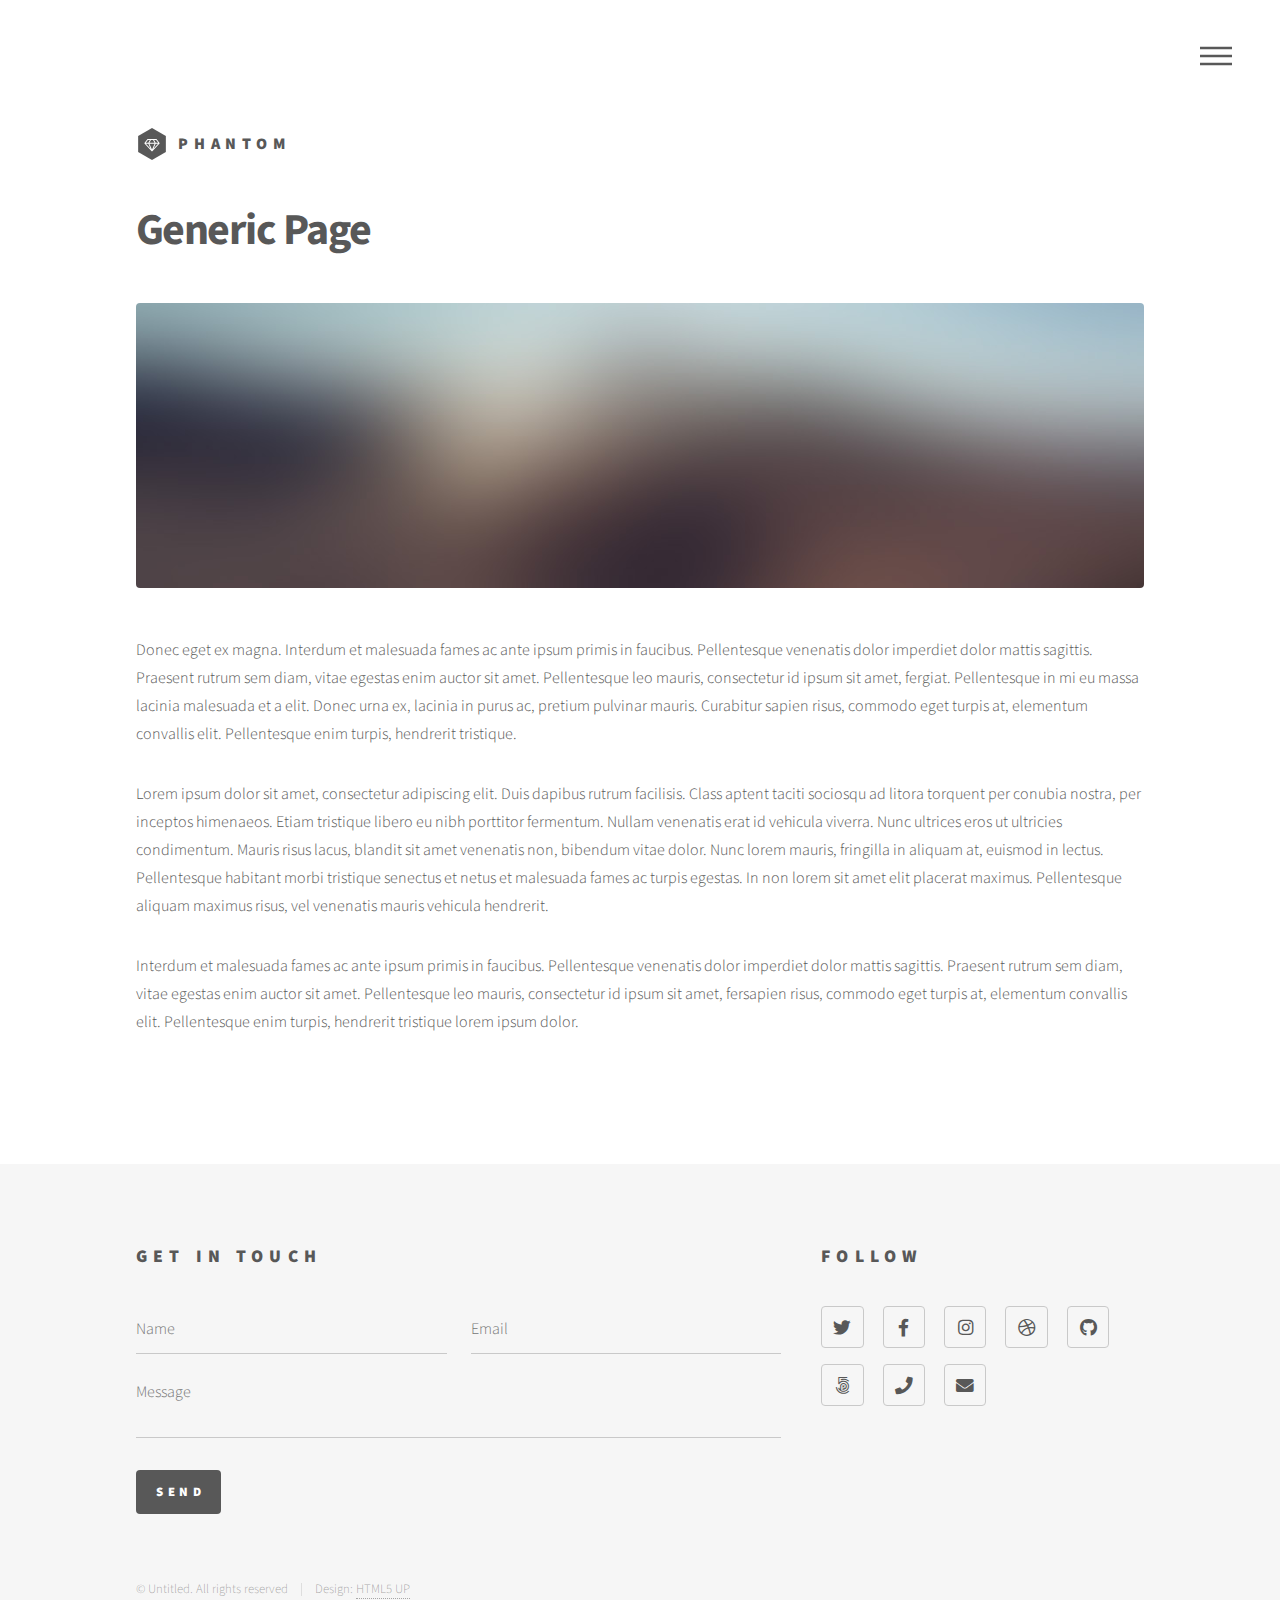
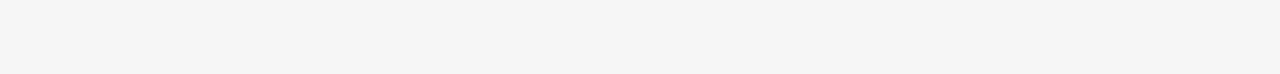
<file: Phantom Template/generic.html>
<!DOCTYPE HTML>
<!--
	Phantom by HTML5 UP
	html5up.net | @ajlkn
	Free for personal and commercial use under the CCA 3.0 license (html5up.net/license)
-->
<html>
	<head>
		<title>Generic - Phantom by HTML5 UP</title>
		<meta charset="utf-8" />
		<meta name="viewport" content="width=device-width, initial-scale=1, user-scalable=no" />
		<link rel="stylesheet" href="assets/css/main.css" />
		<noscript><link rel="stylesheet" href="assets/css/noscript.css" /></noscript>
	</head>
	<body class="is-preload">
		<!-- Wrapper -->
			<div id="wrapper">

				<!-- Header -->
					<header id="header">
						<div class="inner">

							<!-- Logo -->
								<a href="index.html" class="logo">
									<span class="symbol"><img src="images/logo.svg" alt="" /></span><span class="title">Phantom</span>
								</a>

							<!-- Nav -->
								<nav>
									<ul>
										<li><a href="#menu">Menu</a></li>
									</ul>
								</nav>

						</div>
					</header>

				<!-- Menu -->
					<nav id="menu">
						<h2>Menu</h2>
						<ul>
							<li><a href="index.html">Home</a></li>
							<li><a href="generic.html">Ipsum veroeros</a></li>
							<li><a href="generic.html">Tempus etiam</a></li>
							<li><a href="generic.html">Consequat dolor</a></li>
							<li><a href="elements.html">Elements</a></li>
						</ul>
					</nav>

				<!-- Main -->
					<div id="main">
						<div class="inner">
							<h1>Generic Page</h1>
							<span class="image main"><img src="images/pic13.jpg" alt="" /></span>
							<p>Donec eget ex magna. Interdum et malesuada fames ac ante ipsum primis in faucibus. Pellentesque venenatis dolor imperdiet dolor mattis sagittis. Praesent rutrum sem diam, vitae egestas enim auctor sit amet. Pellentesque leo mauris, consectetur id ipsum sit amet, fergiat. Pellentesque in mi eu massa lacinia malesuada et a elit. Donec urna ex, lacinia in purus ac, pretium pulvinar mauris. Curabitur sapien risus, commodo eget turpis at, elementum convallis elit. Pellentesque enim turpis, hendrerit tristique.</p>
							<p>Lorem ipsum dolor sit amet, consectetur adipiscing elit. Duis dapibus rutrum facilisis. Class aptent taciti sociosqu ad litora torquent per conubia nostra, per inceptos himenaeos. Etiam tristique libero eu nibh porttitor fermentum. Nullam venenatis erat id vehicula viverra. Nunc ultrices eros ut ultricies condimentum. Mauris risus lacus, blandit sit amet venenatis non, bibendum vitae dolor. Nunc lorem mauris, fringilla in aliquam at, euismod in lectus. Pellentesque habitant morbi tristique senectus et netus et malesuada fames ac turpis egestas. In non lorem sit amet elit placerat maximus. Pellentesque aliquam maximus risus, vel venenatis mauris vehicula hendrerit.</p>
							<p>Interdum et malesuada fames ac ante ipsum primis in faucibus. Pellentesque venenatis dolor imperdiet dolor mattis sagittis. Praesent rutrum sem diam, vitae egestas enim auctor sit amet. Pellentesque leo mauris, consectetur id ipsum sit amet, fersapien risus, commodo eget turpis at, elementum convallis elit. Pellentesque enim turpis, hendrerit tristique lorem ipsum dolor.</p>
						</div>
					</div>

				<!-- Footer -->
					<footer id="footer">
						<div class="inner">
							<section>
								<h2>Get in touch</h2>
								<form method="post" action="#">
									<div class="fields">
										<div class="field half">
											<input type="text" name="name" id="name" placeholder="Name" />
										</div>
										<div class="field half">
											<input type="email" name="email" id="email" placeholder="Email" />
										</div>
										<div class="field">
											<textarea name="message" id="message" placeholder="Message"></textarea>
										</div>
									</div>
									<ul class="actions">
										<li><input type="submit" value="Send" class="primary" /></li>
									</ul>
								</form>
							</section>
							<section>
								<h2>Follow</h2>
								<ul class="icons">
									<li><a href="#" class="icon brands style2 fa-twitter"><span class="label">Twitter</span></a></li>
									<li><a href="#" class="icon brands style2 fa-facebook-f"><span class="label">Facebook</span></a></li>
									<li><a href="#" class="icon brands style2 fa-instagram"><span class="label">Instagram</span></a></li>
									<li><a href="#" class="icon brands style2 fa-dribbble"><span class="label">Dribbble</span></a></li>
									<li><a href="#" class="icon brands style2 fa-github"><span class="label">GitHub</span></a></li>
									<li><a href="#" class="icon brands style2 fa-500px"><span class="label">500px</span></a></li>
									<li><a href="#" class="icon solid style2 fa-phone"><span class="label">Phone</span></a></li>
									<li><a href="#" class="icon solid style2 fa-envelope"><span class="label">Email</span></a></li>
								</ul>
							</section>
							<ul class="copyright">
								<li>&copy; Untitled. All rights reserved</li><li>Design: <a href="http://html5up.net">HTML5 UP</a></li>
							</ul>
						</div>
					</footer>

			</div>

		<!-- Scripts -->
			<script src="assets/js/jquery.min.js"></script>
			<script src="assets/js/browser.min.js"></script>
			<script src="assets/js/breakpoints.min.js"></script>
			<script src="assets/js/util.js"></script>
			<script src="assets/js/main.js"></script>

	</body>
</html>
</file>
<file: Phantom Template/assets/css/noscript.css>
/*
	Phantom by HTML5 UP
	html5up.net | @ajlkn
	Free for personal and commercial use under the CCA 3.0 license (html5up.net/license)
*/

/* Tiles */

	body.is-preload .tiles article {
		-moz-transform: none;
		-webkit-transform: none;
		-ms-transform: none;
		transform: none;
		opacity: 1;
	}
</file>
<file: Phantom Template/assets/css/main.css>
@import url(fontawesome-all.min.css);
@import url("https://fonts.googleapis.com/css?family=Source+Sans+Pro:300,700,900");

/*
	Phantom by HTML5 UP
	html5up.net | @ajlkn
	Free for personal and commercial use under the CCA 3.0 license (html5up.net/license)
*/

html, body, div, span, applet, object,
iframe, h1, h2, h3, h4, h5, h6, p, blockquote,
pre, a, abbr, acronym, address, big, cite,
code, del, dfn, em, img, ins, kbd, q, s, samp,
small, strike, strong, sub, sup, tt, var, b,
u, i, center, dl, dt, dd, ol, ul, li, fieldset,
form, label, legend, table, caption, tbody,
tfoot, thead, tr, th, td, article, aside,
canvas, details, embed, figure, figcaption,
footer, header, hgroup, menu, nav, output, ruby,
section, summary, time, mark, audio, video {
	margin: 0;
	padding: 0;
	border: 0;
	font-size: 100%;
	font: inherit;
	vertical-align: baseline;}

article, aside, details, figcaption, figure,
footer, header, hgroup, menu, nav, section {
	display: block;}

body {
	line-height: 1;
}

ol, ul {
	list-style: none;
}

blockquote, q {
	quotes: none;
}

	blockquote:before, blockquote:after, q:before, q:after {
		content: '';
		content: none;
	}

table {
	border-collapse: collapse;
	border-spacing: 0;
}

body {
	-webkit-text-size-adjust: none;
}

mark {
	background-color: transparent;
	color: inherit;
}

input::-moz-focus-inner {
	border: 0;
	padding: 0;
}

input, select, textarea {
	-moz-appearance: none;
	-webkit-appearance: none;
	-ms-appearance: none;
	appearance: none;
}

/* Basic */

	@-ms-viewport {
		width: device-width;
	}

	body {
		-ms-overflow-style: scrollbar;
	}

	@media screen and (max-width: 480px) {

		html, body {
			min-width: 320px;
		}

	}

	html {
		box-sizing: border-box;
	}

	*, *:before, *:after {
		box-sizing: inherit;
	}

	body {
		background: #ffffff;
	}

		body.is-preload *, body.is-preload *:before, body.is-preload *:after {
			-moz-animation: none !important;
			-webkit-animation: none !important;
			-ms-animation: none !important;
			animation: none !important;
			-moz-transition: none !important;
			-webkit-transition: none !important;
			-ms-transition: none !important;
			transition: none !important;
		}

/* Type */

	body, input, select, textarea {
		color: #585858;
		font-family: "Source Sans Pro", Helvetica, sans-serif;
		font-size: 16pt;
		font-weight: 300;
		line-height: 1.75;
	}

		@media screen and (max-width: 1680px) {

			body, input, select, textarea {
				font-size: 14pt;
			}

		}

		@media screen and (max-width: 1280px) {

			body, input, select, textarea {
				font-size: 12pt;
			}

		}

	a {
		-moz-transition: border-bottom-color 0.2s ease, color 0.2s ease;
		-webkit-transition: border-bottom-color 0.2s ease, color 0.2s ease;
		-ms-transition: border-bottom-color 0.2s ease, color 0.2s ease;
		transition: border-bottom-color 0.2s ease, color 0.2s ease;
		text-decoration: none;
		color: #585858;
		border-bottom: dotted 1px rgba(88, 88, 88, 0.5);
	}

		a:hover {
			border-bottom-color: transparent;
			color: #f2849e !important;
		}

	strong, b {
		font-weight: 900;
	}

	em, i {
		font-style: italic;
	}

	p {
		margin: 0 0 2em 0;
	}

	h1 {
		font-size: 2.75em;
		font-weight: 700;
		line-height: 1.3;
		margin: 0 0 1em 0;
		letter-spacing: -0.035em;
	}

		h1 a {
			color: inherit;
		}

		@media screen and (max-width: 736px) {

			h1 {
				font-size: 2em;
				margin: 0 0 1em 0;
			}

		}

		@media screen and (max-width: 360px) {

			h1 {
				font-size: 1.75em;
			}

		}

	h2, h3, h4, h5, h6 {
		font-weight: 900;
		line-height: 1.5;
		margin: 0 0 2em 0;
		text-transform: uppercase;
		letter-spacing: 0.35em;
	}

		h2 a, h3 a, h4 a, h5 a, h6 a {
			color: inherit;
		}

	h2 {
		font-size: 1.1em;
	}

	h3 {
		font-size: 1em;
	}

	h4 {
		font-size: 0.8em;
	}

	h5 {
		font-size: 0.8em;
	}

	h6 {
		font-size: 0.8em;
	}

	@media screen and (max-width: 980px) {

		h1 br, h2 br, h3 br, h4 br, h5 br, h6 br {
			display: none;
		}

	}

	@media screen and (max-width: 736px) {

		h2 {
			font-size: 1em;
		}

		h3 {
			font-size: 0.8em;
		}

	}

	sub {
		font-size: 0.8em;
		position: relative;
		top: 0.5em;
	}

	sup {
		font-size: 0.8em;
		position: relative;
		top: -0.5em;
	}

	blockquote {
		border-left: solid 4px #c9c9c9;
		font-style: italic;
		margin: 0 0 2em 0;
		padding: 0.5em 0 0.5em 2em;
	}

	code {
		background: rgba(144, 144, 144, 0.075);
		border-radius: 4px;
		border: solid 1px #c9c9c9;
		font-family: "Courier New", monospace;
		font-size: 0.9em;
		margin: 0 0.25em;
		padding: 0.25em 0.65em;
	}

	pre {
		-webkit-overflow-scrolling: touch;
		font-family: "Courier New", monospace;
		font-size: 0.9em;
		margin: 0 0 2em 0;
	}

		pre code {
			display: block;
			line-height: 1.75;
			padding: 1em 1.5em;
			overflow-x: auto;
		}

	hr {
		border: 0;
		border-bottom: solid 1px #c9c9c9;
		margin: 2em 0;
	}

		hr.major {
			margin: 3em 0;
		}

	.align-left {
		text-align: left;
	}

	.align-center {
		text-align: center;
	}

	.align-right {
		text-align: right;
	}

/* Row */

	.row {
		display: flex;
		flex-wrap: wrap;
		box-sizing: border-box;
		align-items: stretch;
	}

		.row > * {
			box-sizing: border-box;
		}

		.row.gtr-uniform > * > :last-child {
			margin-bottom: 0;
		}

		.row.aln-left {
			justify-content: flex-start;
		}

		.row.aln-center {
			justify-content: center;
		}

		.row.aln-right {
			justify-content: flex-end;
		}

		.row.aln-top {
			align-items: flex-start;
		}

		.row.aln-middle {
			align-items: center;
		}

		.row.aln-bottom {
			align-items: flex-end;
		}

		.row > .imp {
			order: -1;
		}

		.row > .col-1 {
			width: 8.33333%;
		}

		.row > .off-1 {
			margin-left: 8.33333%;
		}

		.row > .col-2 {
			width: 16.66667%;
		}

		.row > .off-2 {
			margin-left: 16.66667%;
		}

		.row > .col-3 {
			width: 25%;
		}

		.row > .off-3 {
			margin-left: 25%;
		}

		.row > .col-4 {
			width: 33.33333%;
		}

		.row > .off-4 {
			margin-left: 33.33333%;
		}

		.row > .col-5 {
			width: 41.66667%;
		}

		.row > .off-5 {
			margin-left: 41.66667%;
		}

		.row > .col-6 {
			width: 50%;
		}

		.row > .off-6 {
			margin-left: 50%;
		}

		.row > .col-7 {
			width: 58.33333%;
		}

		.row > .off-7 {
			margin-left: 58.33333%;
		}

		.row > .col-8 {
			width: 66.66667%;
		}

		.row > .off-8 {
			margin-left: 66.66667%;
		}

		.row > .col-9 {
			width: 75%;
		}

		.row > .off-9 {
			margin-left: 75%;
		}

		.row > .col-10 {
			width: 83.33333%;
		}

		.row > .off-10 {
			margin-left: 83.33333%;
		}

		.row > .col-11 {
			width: 91.66667%;
		}

		.row > .off-11 {
			margin-left: 91.66667%;
		}

		.row > .col-12 {
			width: 100%;
		}

		.row > .off-12 {
			margin-left: 100%;
		}

		.row.gtr-0 {
			margin-top: 0;
			margin-left: 0em;
		}

			.row.gtr-0 > * {
				padding: 0 0 0 0em;
			}

			.row.gtr-0.gtr-uniform {
				margin-top: 0em;
			}

				.row.gtr-0.gtr-uniform > * {
					padding-top: 0em;
				}

		.row.gtr-25 {
			margin-top: 0;
			margin-left: -0.5em;
		}

			.row.gtr-25 > * {
				padding: 0 0 0 0.5em;
			}

			.row.gtr-25.gtr-uniform {
				margin-top: -0.5em;
			}

				.row.gtr-25.gtr-uniform > * {
					padding-top: 0.5em;
				}

		.row.gtr-50 {
			margin-top: 0;
			margin-left: -1em;
		}

			.row.gtr-50 > * {
				padding: 0 0 0 1em;
			}

			.row.gtr-50.gtr-uniform {
				margin-top: -1em;
			}

				.row.gtr-50.gtr-uniform > * {
					padding-top: 1em;
				}

		.row {
			margin-top: 0;
			margin-left: -2em;
		}

			.row > * {
				padding: 0 0 0 2em;
			}

			.row.gtr-uniform {
				margin-top: -2em;
			}

				.row.gtr-uniform > * {
					padding-top: 2em;
				}

		.row.gtr-150 {
			margin-top: 0;
			margin-left: -3em;
		}

			.row.gtr-150 > * {
				padding: 0 0 0 3em;
			}

			.row.gtr-150.gtr-uniform {
				margin-top: -3em;
			}

				.row.gtr-150.gtr-uniform > * {
					padding-top: 3em;
				}

		.row.gtr-200 {
			margin-top: 0;
			margin-left: -4em;
		}

			.row.gtr-200 > * {
				padding: 0 0 0 4em;
			}

			.row.gtr-200.gtr-uniform {
				margin-top: -4em;
			}

				.row.gtr-200.gtr-uniform > * {
					padding-top: 4em;
				}

		@media screen and (max-width: 1680px) {

			.row {
				display: flex;
				flex-wrap: wrap;
				box-sizing: border-box;
				align-items: stretch;
			}

				.row > * {
					box-sizing: border-box;
				}

				.row.gtr-uniform > * > :last-child {
					margin-bottom: 0;
				}

				.row.aln-left {
					justify-content: flex-start;
				}

				.row.aln-center {
					justify-content: center;
				}

				.row.aln-right {
					justify-content: flex-end;
				}

				.row.aln-top {
					align-items: flex-start;
				}

				.row.aln-middle {
					align-items: center;
				}

				.row.aln-bottom {
					align-items: flex-end;
				}

				.row > .imp-xlarge {
					order: -1;
				}

				.row > .col-1-xlarge {
					width: 8.33333%;
				}

				.row > .off-1-xlarge {
					margin-left: 8.33333%;
				}

				.row > .col-2-xlarge {
					width: 16.66667%;
				}

				.row > .off-2-xlarge {
					margin-left: 16.66667%;
				}

				.row > .col-3-xlarge {
					width: 25%;
				}

				.row > .off-3-xlarge {
					margin-left: 25%;
				}

				.row > .col-4-xlarge {
					width: 33.33333%;
				}

				.row > .off-4-xlarge {
					margin-left: 33.33333%;
				}

				.row > .col-5-xlarge {
					width: 41.66667%;
				}

				.row > .off-5-xlarge {
					margin-left: 41.66667%;
				}

				.row > .col-6-xlarge {
					width: 50%;
				}

				.row > .off-6-xlarge {
					margin-left: 50%;
				}

				.row > .col-7-xlarge {
					width: 58.33333%;
				}

				.row > .off-7-xlarge {
					margin-left: 58.33333%;
				}

				.row > .col-8-xlarge {
					width: 66.66667%;
				}

				.row > .off-8-xlarge {
					margin-left: 66.66667%;
				}

				.row > .col-9-xlarge {
					width: 75%;
				}

				.row > .off-9-xlarge {
					margin-left: 75%;
				}

				.row > .col-10-xlarge {
					width: 83.33333%;
				}

				.row > .off-10-xlarge {
					margin-left: 83.33333%;
				}

				.row > .col-11-xlarge {
					width: 91.66667%;
				}

				.row > .off-11-xlarge {
					margin-left: 91.66667%;
				}

				.row > .col-12-xlarge {
					width: 100%;
				}

				.row > .off-12-xlarge {
					margin-left: 100%;
				}

				.row.gtr-0 {
					margin-top: 0;
					margin-left: 0em;
				}

					.row.gtr-0 > * {
						padding: 0 0 0 0em;
					}

					.row.gtr-0.gtr-uniform {
						margin-top: 0em;
					}

						.row.gtr-0.gtr-uniform > * {
							padding-top: 0em;
						}

				.row.gtr-25 {
					margin-top: 0;
					margin-left: -0.5em;
				}

					.row.gtr-25 > * {
						padding: 0 0 0 0.5em;
					}

					.row.gtr-25.gtr-uniform {
						margin-top: -0.5em;
					}

						.row.gtr-25.gtr-uniform > * {
							padding-top: 0.5em;
						}

				.row.gtr-50 {
					margin-top: 0;
					margin-left: -1em;
				}

					.row.gtr-50 > * {
						padding: 0 0 0 1em;
					}

					.row.gtr-50.gtr-uniform {
						margin-top: -1em;
					}

						.row.gtr-50.gtr-uniform > * {
							padding-top: 1em;
						}

				.row {
					margin-top: 0;
					margin-left: -2em;
				}

					.row > * {
						padding: 0 0 0 2em;
					}

					.row.gtr-uniform {
						margin-top: -2em;
					}

						.row.gtr-uniform > * {
							padding-top: 2em;
						}

				.row.gtr-150 {
					margin-top: 0;
					margin-left: -3em;
				}

					.row.gtr-150 > * {
						padding: 0 0 0 3em;
					}

					.row.gtr-150.gtr-uniform {
						margin-top: -3em;
					}

						.row.gtr-150.gtr-uniform > * {
							padding-top: 3em;
						}

				.row.gtr-200 {
					margin-top: 0;
					margin-left: -4em;
				}

					.row.gtr-200 > * {
						padding: 0 0 0 4em;
					}

					.row.gtr-200.gtr-uniform {
						margin-top: -4em;
					}

						.row.gtr-200.gtr-uniform > * {
							padding-top: 4em;
						}

		}

		@media screen and (max-width: 1280px) {

			.row {
				display: flex;
				flex-wrap: wrap;
				box-sizing: border-box;
				align-items: stretch;
			}

				.row > * {
					box-sizing: border-box;
				}

				.row.gtr-uniform > * > :last-child {
					margin-bottom: 0;
				}

				.row.aln-left {
					justify-content: flex-start;
				}

				.row.aln-center {
					justify-content: center;
				}

				.row.aln-right {
					justify-content: flex-end;
				}

				.row.aln-top {
					align-items: flex-start;
				}

				.row.aln-middle {
					align-items: center;
				}

				.row.aln-bottom {
					align-items: flex-end;
				}

				.row > .imp-large {
					order: -1;
				}

				.row > .col-1-large {
					width: 8.33333%;
				}

				.row > .off-1-large {
					margin-left: 8.33333%;
				}

				.row > .col-2-large {
					width: 16.66667%;
				}

				.row > .off-2-large {
					margin-left: 16.66667%;
				}

				.row > .col-3-large {
					width: 25%;
				}

				.row > .off-3-large {
					margin-left: 25%;
				}

				.row > .col-4-large {
					width: 33.33333%;
				}

				.row > .off-4-large {
					margin-left: 33.33333%;
				}

				.row > .col-5-large {
					width: 41.66667%;
				}

				.row > .off-5-large {
					margin-left: 41.66667%;
				}

				.row > .col-6-large {
					width: 50%;
				}

				.row > .off-6-large {
					margin-left: 50%;
				}

				.row > .col-7-large {
					width: 58.33333%;
				}

				.row > .off-7-large {
					margin-left: 58.33333%;
				}

				.row > .col-8-large {
					width: 66.66667%;
				}

				.row > .off-8-large {
					margin-left: 66.66667%;
				}

				.row > .col-9-large {
					width: 75%;
				}

				.row > .off-9-large {
					margin-left: 75%;
				}

				.row > .col-10-large {
					width: 83.33333%;
				}

				.row > .off-10-large {
					margin-left: 83.33333%;
				}

				.row > .col-11-large {
					width: 91.66667%;
				}

				.row > .off-11-large {
					margin-left: 91.66667%;
				}

				.row > .col-12-large {
					width: 100%;
				}

				.row > .off-12-large {
					margin-left: 100%;
				}

				.row.gtr-0 {
					margin-top: 0;
					margin-left: 0em;
				}

					.row.gtr-0 > * {
						padding: 0 0 0 0em;
					}

					.row.gtr-0.gtr-uniform {
						margin-top: 0em;
					}

						.row.gtr-0.gtr-uniform > * {
							padding-top: 0em;
						}

				.row.gtr-25 {
					margin-top: 0;
					margin-left: -0.5em;
				}

					.row.gtr-25 > * {
						padding: 0 0 0 0.5em;
					}

					.row.gtr-25.gtr-uniform {
						margin-top: -0.5em;
					}

						.row.gtr-25.gtr-uniform > * {
							padding-top: 0.5em;
						}

				.row.gtr-50 {
					margin-top: 0;
					margin-left: -1em;
				}

					.row.gtr-50 > * {
						padding: 0 0 0 1em;
					}

					.row.gtr-50.gtr-uniform {
						margin-top: -1em;
					}

						.row.gtr-50.gtr-uniform > * {
							padding-top: 1em;
						}

				.row {
					margin-top: 0;
					margin-left: -2em;
				}

					.row > * {
						padding: 0 0 0 2em;
					}

					.row.gtr-uniform {
						margin-top: -2em;
					}

						.row.gtr-uniform > * {
							padding-top: 2em;
						}

				.row.gtr-150 {
					margin-top: 0;
					margin-left: -3em;
				}

					.row.gtr-150 > * {
						padding: 0 0 0 3em;
					}

					.row.gtr-150.gtr-uniform {
						margin-top: -3em;
					}

						.row.gtr-150.gtr-uniform > * {
							padding-top: 3em;
						}

				.row.gtr-200 {
					margin-top: 0;
					margin-left: -4em;
				}

					.row.gtr-200 > * {
						padding: 0 0 0 4em;
					}

					.row.gtr-200.gtr-uniform {
						margin-top: -4em;
					}

						.row.gtr-200.gtr-uniform > * {
							padding-top: 4em;
						}

		}

		@media screen and (max-width: 980px) {

			.row {
				display: flex;
				flex-wrap: wrap;
				box-sizing: border-box;
				align-items: stretch;
			}

				.row > * {
					box-sizing: border-box;
				}

				.row.gtr-uniform > * > :last-child {
					margin-bottom: 0;
				}

				.row.aln-left {
					justify-content: flex-start;
				}

				.row.aln-center {
					justify-content: center;
				}

				.row.aln-right {
					justify-content: flex-end;
				}

				.row.aln-top {
					align-items: flex-start;
				}

				.row.aln-middle {
					align-items: center;
				}

				.row.aln-bottom {
					align-items: flex-end;
				}

				.row > .imp-medium {
					order: -1;
				}

				.row > .col-1-medium {
					width: 8.33333%;
				}

				.row > .off-1-medium {
					margin-left: 8.33333%;
				}

				.row > .col-2-medium {
					width: 16.66667%;
				}

				.row > .off-2-medium {
					margin-left: 16.66667%;
				}

				.row > .col-3-medium {
					width: 25%;
				}

				.row > .off-3-medium {
					margin-left: 25%;
				}

				.row > .col-4-medium {
					width: 33.33333%;
				}

				.row > .off-4-medium {
					margin-left: 33.33333%;
				}

				.row > .col-5-medium {
					width: 41.66667%;
				}

				.row > .off-5-medium {
					margin-left: 41.66667%;
				}

				.row > .col-6-medium {
					width: 50%;
				}

				.row > .off-6-medium {
					margin-left: 50%;
				}

				.row > .col-7-medium {
					width: 58.33333%;
				}

				.row > .off-7-medium {
					margin-left: 58.33333%;
				}

				.row > .col-8-medium {
					width: 66.66667%;
				}

				.row > .off-8-medium {
					margin-left: 66.66667%;
				}

				.row > .col-9-medium {
					width: 75%;
				}

				.row > .off-9-medium {
					margin-left: 75%;
				}

				.row > .col-10-medium {
					width: 83.33333%;
				}

				.row > .off-10-medium {
					margin-left: 83.33333%;
				}

				.row > .col-11-medium {
					width: 91.66667%;
				}

				.row > .off-11-medium {
					margin-left: 91.66667%;
				}

				.row > .col-12-medium {
					width: 100%;
				}

				.row > .off-12-medium {
					margin-left: 100%;
				}

				.row.gtr-0 {
					margin-top: 0;
					margin-left: 0em;
				}

					.row.gtr-0 > * {
						padding: 0 0 0 0em;
					}

					.row.gtr-0.gtr-uniform {
						margin-top: 0em;
					}

						.row.gtr-0.gtr-uniform > * {
							padding-top: 0em;
						}

				.row.gtr-25 {
					margin-top: 0;
					margin-left: -0.375em;
				}

					.row.gtr-25 > * {
						padding: 0 0 0 0.375em;
					}

					.row.gtr-25.gtr-uniform {
						margin-top: -0.375em;
					}

						.row.gtr-25.gtr-uniform > * {
							padding-top: 0.375em;
						}

				.row.gtr-50 {
					margin-top: 0;
					margin-left: -0.75em;
				}

					.row.gtr-50 > * {
						padding: 0 0 0 0.75em;
					}

					.row.gtr-50.gtr-uniform {
						margin-top: -0.75em;
					}

						.row.gtr-50.gtr-uniform > * {
							padding-top: 0.75em;
						}

				.row {
					margin-top: 0;
					margin-left: -1.5em;
				}

					.row > * {
						padding: 0 0 0 1.5em;
					}

					.row.gtr-uniform {
						margin-top: -1.5em;
					}

						.row.gtr-uniform > * {
							padding-top: 1.5em;
						}

				.row.gtr-150 {
					margin-top: 0;
					margin-left: -2.25em;
				}

					.row.gtr-150 > * {
						padding: 0 0 0 2.25em;
					}

					.row.gtr-150.gtr-uniform {
						margin-top: -2.25em;
					}

						.row.gtr-150.gtr-uniform > * {
							padding-top: 2.25em;
						}

				.row.gtr-200 {
					margin-top: 0;
					margin-left: -3em;
				}

					.row.gtr-200 > * {
						padding: 0 0 0 3em;
					}

					.row.gtr-200.gtr-uniform {
						margin-top: -3em;
					}

						.row.gtr-200.gtr-uniform > * {
							padding-top: 3em;
						}

		}

		@media screen and (max-width: 736px) {

			.row {
				display: flex;
				flex-wrap: wrap;
				box-sizing: border-box;
				align-items: stretch;
			}

				.row > * {
					box-sizing: border-box;
				}

				.row.gtr-uniform > * > :last-child {
					margin-bottom: 0;
				}

				.row.aln-left {
					justify-content: flex-start;
				}

				.row.aln-center {
					justify-content: center;
				}

				.row.aln-right {
					justify-content: flex-end;
				}

				.row.aln-top {
					align-items: flex-start;
				}

				.row.aln-middle {
					align-items: center;
				}

				.row.aln-bottom {
					align-items: flex-end;
				}

				.row > .imp-small {
					order: -1;
				}

				.row > .col-1-small {
					width: 8.33333%;
				}

				.row > .off-1-small {
					margin-left: 8.33333%;
				}

				.row > .col-2-small {
					width: 16.66667%;
				}

				.row > .off-2-small {
					margin-left: 16.66667%;
				}

				.row > .col-3-small {
					width: 25%;
				}

				.row > .off-3-small {
					margin-left: 25%;
				}

				.row > .col-4-small {
					width: 33.33333%;
				}

				.row > .off-4-small {
					margin-left: 33.33333%;
				}

				.row > .col-5-small {
					width: 41.66667%;
				}

				.row > .off-5-small {
					margin-left: 41.66667%;
				}

				.row > .col-6-small {
					width: 50%;
				}

				.row > .off-6-small {
					margin-left: 50%;
				}

				.row > .col-7-small {
					width: 58.33333%;
				}

				.row > .off-7-small {
					margin-left: 58.33333%;
				}

				.row > .col-8-small {
					width: 66.66667%;
				}

				.row > .off-8-small {
					margin-left: 66.66667%;
				}

				.row > .col-9-small {
					width: 75%;
				}

				.row > .off-9-small {
					margin-left: 75%;
				}

				.row > .col-10-small {
					width: 83.33333%;
				}

				.row > .off-10-small {
					margin-left: 83.33333%;
				}

				.row > .col-11-small {
					width: 91.66667%;
				}

				.row > .off-11-small {
					margin-left: 91.66667%;
				}

				.row > .col-12-small {
					width: 100%;
				}

				.row > .off-12-small {
					margin-left: 100%;
				}

				.row.gtr-0 {
					margin-top: 0;
					margin-left: 0em;
				}

					.row.gtr-0 > * {
						padding: 0 0 0 0em;
					}

					.row.gtr-0.gtr-uniform {
						margin-top: 0em;
					}

						.row.gtr-0.gtr-uniform > * {
							padding-top: 0em;
						}

				.row.gtr-25 {
					margin-top: 0;
					margin-left: -0.25em;
				}

					.row.gtr-25 > * {
						padding: 0 0 0 0.25em;
					}

					.row.gtr-25.gtr-uniform {
						margin-top: -0.25em;
					}

						.row.gtr-25.gtr-uniform > * {
							padding-top: 0.25em;
						}

				.row.gtr-50 {
					margin-top: 0;
					margin-left: -0.5em;
				}

					.row.gtr-50 > * {
						padding: 0 0 0 0.5em;
					}

					.row.gtr-50.gtr-uniform {
						margin-top: -0.5em;
					}

						.row.gtr-50.gtr-uniform > * {
							padding-top: 0.5em;
						}

				.row {
					margin-top: 0;
					margin-left: -1em;
				}

					.row > * {
						padding: 0 0 0 1em;
					}

					.row.gtr-uniform {
						margin-top: -1em;
					}

						.row.gtr-uniform > * {
							padding-top: 1em;
						}

				.row.gtr-150 {
					margin-top: 0;
					margin-left: -1.5em;
				}

					.row.gtr-150 > * {
						padding: 0 0 0 1.5em;
					}

					.row.gtr-150.gtr-uniform {
						margin-top: -1.5em;
					}

						.row.gtr-150.gtr-uniform > * {
							padding-top: 1.5em;
						}

				.row.gtr-200 {
					margin-top: 0;
					margin-left: -2em;
				}

					.row.gtr-200 > * {
						padding: 0 0 0 2em;
					}

					.row.gtr-200.gtr-uniform {
						margin-top: -2em;
					}

						.row.gtr-200.gtr-uniform > * {
							padding-top: 2em;
						}

		}

		@media screen and (max-width: 480px) {

			.row {
				display: flex;
				flex-wrap: wrap;
				box-sizing: border-box;
				align-items: stretch;
			}

				.row > * {
					box-sizing: border-box;
				}

				.row.gtr-uniform > * > :last-child {
					margin-bottom: 0;
				}

				.row.aln-left {
					justify-content: flex-start;
				}

				.row.aln-center {
					justify-content: center;
				}

				.row.aln-right {
					justify-content: flex-end;
				}

				.row.aln-top {
					align-items: flex-start;
				}

				.row.aln-middle {
					align-items: center;
				}

				.row.aln-bottom {
					align-items: flex-end;
				}

				.row > .imp-xsmall {
					order: -1;
				}

				.row > .col-1-xsmall {
					width: 8.33333%;
				}

				.row > .off-1-xsmall {
					margin-left: 8.33333%;
				}

				.row > .col-2-xsmall {
					width: 16.66667%;
				}

				.row > .off-2-xsmall {
					margin-left: 16.66667%;
				}

				.row > .col-3-xsmall {
					width: 25%;
				}

				.row > .off-3-xsmall {
					margin-left: 25%;
				}

				.row > .col-4-xsmall {
					width: 33.33333%;
				}

				.row > .off-4-xsmall {
					margin-left: 33.33333%;
				}

				.row > .col-5-xsmall {
					width: 41.66667%;
				}

				.row > .off-5-xsmall {
					margin-left: 41.66667%;
				}

				.row > .col-6-xsmall {
					width: 50%;
				}

				.row > .off-6-xsmall {
					margin-left: 50%;
				}

				.row > .col-7-xsmall {
					width: 58.33333%;
				}

				.row > .off-7-xsmall {
					margin-left: 58.33333%;
				}

				.row > .col-8-xsmall {
					width: 66.66667%;
				}

				.row > .off-8-xsmall {
					margin-left: 66.66667%;
				}

				.row > .col-9-xsmall {
					width: 75%;
				}

				.row > .off-9-xsmall {
					margin-left: 75%;
				}

				.row > .col-10-xsmall {
					width: 83.33333%;
				}

				.row > .off-10-xsmall {
					margin-left: 83.33333%;
				}

				.row > .col-11-xsmall {
					width: 91.66667%;
				}

				.row > .off-11-xsmall {
					margin-left: 91.66667%;
				}

				.row > .col-12-xsmall {
					width: 100%;
				}

				.row > .off-12-xsmall {
					margin-left: 100%;
				}

				.row.gtr-0 {
					margin-top: 0;
					margin-left: 0em;
				}

					.row.gtr-0 > * {
						padding: 0 0 0 0em;
					}

					.row.gtr-0.gtr-uniform {
						margin-top: 0em;
					}

						.row.gtr-0.gtr-uniform > * {
							padding-top: 0em;
						}

				.row.gtr-25 {
					margin-top: 0;
					margin-left: -0.25em;
				}

					.row.gtr-25 > * {
						padding: 0 0 0 0.25em;
					}

					.row.gtr-25.gtr-uniform {
						margin-top: -0.25em;
					}

						.row.gtr-25.gtr-uniform > * {
							padding-top: 0.25em;
						}

				.row.gtr-50 {
					margin-top: 0;
					margin-left: -0.5em;
				}

					.row.gtr-50 > * {
						padding: 0 0 0 0.5em;
					}

					.row.gtr-50.gtr-uniform {
						margin-top: -0.5em;
					}

						.row.gtr-50.gtr-uniform > * {
							padding-top: 0.5em;
						}

				.row {
					margin-top: 0;
					margin-left: -1em;
				}

					.row > * {
						padding: 0 0 0 1em;
					}

					.row.gtr-uniform {
						margin-top: -1em;
					}

						.row.gtr-uniform > * {
							padding-top: 1em;
						}

				.row.gtr-150 {
					margin-top: 0;
					margin-left: -1.5em;
				}

					.row.gtr-150 > * {
						padding: 0 0 0 1.5em;
					}

					.row.gtr-150.gtr-uniform {
						margin-top: -1.5em;
					}

						.row.gtr-150.gtr-uniform > * {
							padding-top: 1.5em;
						}

				.row.gtr-200 {
					margin-top: 0;
					margin-left: -2em;
				}

					.row.gtr-200 > * {
						padding: 0 0 0 2em;
					}

					.row.gtr-200.gtr-uniform {
						margin-top: -2em;
					}

						.row.gtr-200.gtr-uniform > * {
							padding-top: 2em;
						}

		}

/* Section/Article */

	section.special, article.special {
		text-align: center;
	}

	header p {
		margin-top: -1em;
	}

	@media screen and (max-width: 736px) {

		header p {
			margin-top: 0;
		}

	}

/* Icon */

	.icon {
		text-decoration: none;
		border-bottom: none;
		position: relative;
	}

		.icon:before {
			-moz-osx-font-smoothing: grayscale;
			-webkit-font-smoothing: antialiased;
			display: inline-block;
			font-style: normal;
			font-variant: normal;
			text-rendering: auto;
			line-height: 1;
			text-transform: none !important;
			font-family: 'Font Awesome 5 Free';
			font-weight: 400;
		}

		.icon > .label {
			display: none;
		}

		.icon:before {
			line-height: inherit;
		}

		.icon.solid:before {
			font-weight: 900;
		}

		.icon.brands:before {
			font-family: 'Font Awesome 5 Brands';
		}

		.icon.style2 {
			-moz-transition: background-color 0.2s ease-in-out, color 0.2s ease-in-out, border-color 0.2s ease-in-out;
			-webkit-transition: background-color 0.2s ease-in-out, color 0.2s ease-in-out, border-color 0.2s ease-in-out;
			-ms-transition: background-color 0.2s ease-in-out, color 0.2s ease-in-out, border-color 0.2s ease-in-out;
			transition: background-color 0.2s ease-in-out, color 0.2s ease-in-out, border-color 0.2s ease-in-out;
			background-color: transparent;
			border: solid 1px #c9c9c9;
			border-radius: 4px;
			width: 2.65em;
			height: 2.65em;
			display: inline-block;
			text-align: center;
			line-height: 2.65em;
			color: inherit;
		}

			.icon.style2:before {
				font-size: 1.1em;
			}

			.icon.style2:hover {
				color: #f2849e;
				border-color: #f2849e;
			}

			.icon.style2:active {
				background-color: rgba(242, 132, 158, 0.1);
			}

/* List */

	ol {
		list-style: decimal;
		margin: 0 0 2em 0;
		padding-left: 1.25em;
	}

		ol li {
			padding-left: 0.25em;
		}

	ul {
		list-style: disc;
		margin: 0 0 2em 0;
		padding-left: 1em;
	}

		ul li {
			padding-left: 0.5em;
		}

		ul.alt {
			list-style: none;
			padding-left: 0;
		}

			ul.alt li {
				border-top: solid 1px #c9c9c9;
				padding: 0.5em 0;
			}

				ul.alt li:first-child {
					border-top: 0;
					padding-top: 0;
				}

	dl {
		margin: 0 0 2em 0;
	}

		dl dt {
			display: block;
			font-weight: 900;
			margin: 0 0 1em 0;
		}

		dl dd {
			margin-left: 2em;
		}

/* Actions */

	ul.actions {
		display: -moz-flex;
		display: -webkit-flex;
		display: -ms-flex;
		display: flex;
		cursor: default;
		list-style: none;
		margin-left: -1em;
		padding-left: 0;
	}

		ul.actions li {
			padding: 0 0 0 1em;
			vertical-align: middle;
		}

		ul.actions.special {
			-moz-justify-content: center;
			-webkit-justify-content: center;
			-ms-justify-content: center;
			justify-content: center;
			width: 100%;
			margin-left: 0;
		}

			ul.actions.special li:first-child {
				padding-left: 0;
			}

		ul.actions.stacked {
			-moz-flex-direction: column;
			-webkit-flex-direction: column;
			-ms-flex-direction: column;
			flex-direction: column;
			margin-left: 0;
		}

			ul.actions.stacked li {
				padding: 1.3em 0 0 0;
			}

				ul.actions.stacked li:first-child {
					padding-top: 0;
				}

		ul.actions.fit {
			width: calc(100% + 1em);
		}

			ul.actions.fit li {
				-moz-flex-grow: 1;
				-webkit-flex-grow: 1;
				-ms-flex-grow: 1;
				flex-grow: 1;
				-moz-flex-shrink: 1;
				-webkit-flex-shrink: 1;
				-ms-flex-shrink: 1;
				flex-shrink: 1;
				width: 100%;
			}

				ul.actions.fit li > * {
					width: 100%;
				}

			ul.actions.fit.stacked {
				width: 100%;
			}

		@media screen and (max-width: 480px) {

			ul.actions:not(.fixed) {
				-moz-flex-direction: column;
				-webkit-flex-direction: column;
				-ms-flex-direction: column;
				flex-direction: column;
				margin-left: 0;
				width: 100% !important;
			}

				ul.actions:not(.fixed) li {
					-moz-flex-grow: 1;
					-webkit-flex-grow: 1;
					-ms-flex-grow: 1;
					flex-grow: 1;
					-moz-flex-shrink: 1;
					-webkit-flex-shrink: 1;
					-ms-flex-shrink: 1;
					flex-shrink: 1;
					padding: 1em 0 0 0;
					text-align: center;
					width: 100%;
				}

					ul.actions:not(.fixed) li > * {
						width: 100%;
					}

					ul.actions:not(.fixed) li:first-child {
						padding-top: 0;
					}

					ul.actions:not(.fixed) li input[type="submit"],
					ul.actions:not(.fixed) li input[type="reset"],
					ul.actions:not(.fixed) li input[type="button"],
					ul.actions:not(.fixed) li button,
					ul.actions:not(.fixed) li .button {
						width: 100%;
					}

						ul.actions:not(.fixed) li input[type="submit"].icon:before,
						ul.actions:not(.fixed) li input[type="reset"].icon:before,
						ul.actions:not(.fixed) li input[type="button"].icon:before,
						ul.actions:not(.fixed) li button.icon:before,
						ul.actions:not(.fixed) li .button.icon:before {
							margin-left: -0.5rem;
						}

		}

/* Icons */

	ul.icons {
		cursor: default;
		list-style: none;
		padding-left: 0;
		margin: -1em 0 2em -1em;
	}

		ul.icons li {
			display: inline-block;
			padding: 1em 0 0 1em;
		}

/* Form */

	form {
		margin: 0 0 2em 0;
		overflow-x: hidden;
	}

		form > :last-child {
			margin-bottom: 0;
		}

		form > .fields {
			display: -moz-flex;
			display: -webkit-flex;
			display: -ms-flex;
			display: flex;
			-moz-flex-wrap: wrap;
			-webkit-flex-wrap: wrap;
			-ms-flex-wrap: wrap;
			flex-wrap: wrap;
			width: calc(100% + 3em);
			margin: -1.5em 0 2em -1.5em;
		}

			form > .fields > .field {
				-moz-flex-grow: 0;
				-webkit-flex-grow: 0;
				-ms-flex-grow: 0;
				flex-grow: 0;
				-moz-flex-shrink: 0;
				-webkit-flex-shrink: 0;
				-ms-flex-shrink: 0;
				flex-shrink: 0;
				padding: 1.5em 0 0 1.5em;
				width: calc(100% - 1.5em);
			}

				form > .fields > .field.half {
					width: calc(50% - 0.75em);
				}

				form > .fields > .field.third {
					width: calc(100%/3 - 0.5em);
				}

				form > .fields > .field.quarter {
					width: calc(25% - 0.375em);
				}

		@media screen and (max-width: 480px) {

			form > .fields {
				width: calc(100% + 3em);
				margin: -1.5em 0 2em -1.5em;
			}

				form > .fields > .field {
					padding: 1.5em 0 0 1.5em;
					width: calc(100% - 1.5em);
				}

					form > .fields > .field.half {
						width: calc(100% - 1.5em);
					}

					form > .fields > .field.third {
						width: calc(100% - 1.5em);
					}

					form > .fields > .field.quarter {
						width: calc(100% - 1.5em);
					}

		}

	label {
		display: block;
		font-size: 0.9em;
		font-weight: 900;
		margin: 0 0 1em 0;
	}

	input[type="text"],
	input[type="password"],
	input[type="email"],
	input[type="tel"],
	select,
	textarea {
		-moz-appearance: none;
		-webkit-appearance: none;
		-ms-appearance: none;
		appearance: none;
		background-color: transparent;
		border: none;
		border-radius: 0;
		border-bottom: solid 1px #c9c9c9;
		color: inherit;
		display: block;
		outline: 0;
		padding: 0;
		text-decoration: none;
		width: 100%;
	}

		input[type="text"]:invalid,
		input[type="password"]:invalid,
		input[type="email"]:invalid,
		input[type="tel"]:invalid,
		select:invalid,
		textarea:invalid {
			box-shadow: none;
		}

		input[type="text"]:focus,
		input[type="password"]:focus,
		input[type="email"]:focus,
		input[type="tel"]:focus,
		select:focus,
		textarea:focus {
			border-bottom-color: #f2849e;
			box-shadow: inset 0 -1px 0 0 #f2849e;
		}

	select {
		background-image: url("data:image/svg+xml;charset=utf8,%3Csvg xmlns='http://www.w3.org/2000/svg' width='40' height='40' preserveAspectRatio='none' viewBox='0 0 40 40'%3E%3Cpath d='M9.4,12.3l10.4,10.4l10.4-10.4c0.2-0.2,0.5-0.4,0.9-0.4c0.3,0,0.6,0.1,0.9,0.4l3.3,3.3c0.2,0.2,0.4,0.5,0.4,0.9 c0,0.4-0.1,0.6-0.4,0.9L20.7,31.9c-0.2,0.2-0.5,0.4-0.9,0.4c-0.3,0-0.6-0.1-0.9-0.4L4.3,17.3c-0.2-0.2-0.4-0.5-0.4-0.9 c0-0.4,0.1-0.6,0.4-0.9l3.3-3.3c0.2-0.2,0.5-0.4,0.9-0.4S9.1,12.1,9.4,12.3z' fill='%23c9c9c9' /%3E%3C/svg%3E");
		background-size: 1.25rem;
		background-repeat: no-repeat;
		background-position: calc(100% - 1rem) center;
		height: 3em;
		padding-right: 3em;
		text-overflow: ellipsis;
	}

		select option {
			background: #ffffff;
		}

		select:focus::-ms-value {
			background-color: transparent;
		}

		select::-ms-expand {
			display: none;
		}

	input[type="text"],
	input[type="password"],
	input[type="email"],
	select {
		height: 3em;
	}

	textarea {
		padding: 0;
		min-height: 3.75em;
	}

	input[type="checkbox"],
	input[type="radio"] {
		-moz-appearance: none;
		-webkit-appearance: none;
		-ms-appearance: none;
		appearance: none;
		display: block;
		float: left;
		margin-right: -2em;
		opacity: 0;
		width: 1em;
		z-index: -1;
	}

		input[type="checkbox"] + label,
		input[type="radio"] + label {
			text-decoration: none;
			color: #585858;
			cursor: pointer;
			display: inline-block;
			font-size: 1em;
			font-weight: 300;
			padding-left: 2.55em;
			padding-right: 0.75em;
			position: relative;
		}

			input[type="checkbox"] + label:before,
			input[type="radio"] + label:before {
				-moz-osx-font-smoothing: grayscale;
				-webkit-font-smoothing: antialiased;
				display: inline-block;
				font-style: normal;
				font-variant: normal;
				text-rendering: auto;
				line-height: 1;
				text-transform: none !important;
				font-family: 'Font Awesome 5 Free';
				font-weight: 900;
			}

			input[type="checkbox"] + label:before,
			input[type="radio"] + label:before {
				border-radius: 4px;
				border: solid 1px #c9c9c9;
				content: '';
				display: inline-block;
				font-size: 0.8em;
				height: 2.25em;
				left: 0;
				line-height: 2.25em;
				position: absolute;
				text-align: center;
				top: 0;
				width: 2.25em;
			}

		input[type="checkbox"]:checked + label:before,
		input[type="radio"]:checked + label:before {
			background: #585858;
			border-color: #585858;
			color: #ffffff;
			content: '\f00c';
		}

		input[type="checkbox"]:focus + label:before,
		input[type="radio"]:focus + label:before {
			border-color: #f2849e;
			box-shadow: 0 0 0 1px #f2849e;
		}

	input[type="checkbox"] + label:before {
		border-radius: 4px;
	}

	input[type="radio"] + label:before {
		border-radius: 100%;
	}

/* Box */

	.box {
		border-radius: 4px;
		border: solid 1px #c9c9c9;
		margin-bottom: 2em;
		padding: 1.5em;
	}

		.box > :last-child,
		.box > :last-child > :last-child,
		.box > :last-child > :last-child > :last-child {
			margin-bottom: 0;
		}

		.box.alt {
			border: 0;
			border-radius: 0;
			padding: 0;
		}

/* Image */

	.image {
		border-radius: 4px;
		border: 0;
		display: inline-block;
		position: relative;
	}

		.image img {
			border-radius: 4px;
			display: block;
		}

		.image.left, .image.right {
			max-width: 40%;
		}

			.image.left img, .image.right img {
				width: 100%;
			}

		.image.left {
			float: left;
			padding: 0 1.5em 1em 0;
			top: 0.25em;
		}

		.image.right {
			float: right;
			padding: 0 0 1em 1.5em;
			top: 0.25em;
		}

		.image.fit {
			display: block;
			margin: 0 0 2em 0;
			width: 100%;
		}

			.image.fit img {
				width: 100%;
			}

		.image.main {
			display: block;
			margin: 0 0 3em 0;
			width: 100%;
		}

			.image.main img {
				width: 100%;
			}

			@media screen and (max-width: 736px) {

				.image.main {
					margin: 0 0 2em 0;
				}

			}

/* Table */

	.table-wrapper {
		-webkit-overflow-scrolling: touch;
		overflow-x: auto;
	}

	table {
		margin: 0 0 2em 0;
		width: 100%;
	}

		table tbody tr {
			border: solid 1px #c9c9c9;
			border-left: 0;
			border-right: 0;
		}

			table tbody tr:nth-child(2n + 1) {
				background-color: rgba(144, 144, 144, 0.075);
			}

		table td {
			padding: 0.75em 0.75em;
		}

		table th {
			font-size: 0.9em;
			font-weight: 900;
			padding: 0 0.75em 0.75em 0.75em;
			text-align: left;
		}

		table thead {
			border-bottom: solid 2px #c9c9c9;
		}

		table tfoot {
			border-top: solid 2px #c9c9c9;
		}

		table.alt {
			border-collapse: separate;
		}

			table.alt tbody tr td {
				border: solid 1px #c9c9c9;
				border-left-width: 0;
				border-top-width: 0;
			}

				table.alt tbody tr td:first-child {
					border-left-width: 1px;
				}

			table.alt tbody tr:first-child td {
				border-top-width: 1px;
			}

			table.alt thead {
				border-bottom: 0;
			}

			table.alt tfoot {
				border-top: 0;
			}

/* Button */

	input[type="submit"],
	input[type="reset"],
	input[type="button"],
	button,
	.button {
		-moz-appearance: none;
		-webkit-appearance: none;
		-ms-appearance: none;
		appearance: none;
		-moz-transition: background-color 0.2s ease-in-out, color 0.2s ease-in-out, box-shadow 0.2s ease-in-out;
		-webkit-transition: background-color 0.2s ease-in-out, color 0.2s ease-in-out, box-shadow 0.2s ease-in-out;
		-ms-transition: background-color 0.2s ease-in-out, color 0.2s ease-in-out, box-shadow 0.2s ease-in-out;
		transition: background-color 0.2s ease-in-out, color 0.2s ease-in-out, box-shadow 0.2s ease-in-out;
		background-color: transparent;
		border-radius: 4px;
		border: 0;
		box-shadow: inset 0 0 0 2px #585858;
		color: #585858 !important;
		cursor: pointer;
		display: inline-block;
		font-size: 0.8em;
		font-weight: 900;
		height: 3.5em;
		letter-spacing: 0.35em;
		line-height: 3.45em;
		overflow: hidden;
		padding: 0 1.25em 0 1.6em;
		text-align: center;
		text-decoration: none;
		text-overflow: ellipsis;
		text-transform: uppercase;
		white-space: nowrap;
	}

		input[type="submit"].icon:before,
		input[type="reset"].icon:before,
		input[type="button"].icon:before,
		button.icon:before,
		.button.icon:before {
			margin-right: 0.5em;
		}

		input[type="submit"].fit,
		input[type="reset"].fit,
		input[type="button"].fit,
		button.fit,
		.button.fit {
			width: 100%;
		}

		input[type="submit"]:hover,
		input[type="reset"]:hover,
		input[type="button"]:hover,
		button:hover,
		.button:hover {
			color: #f2849e !important;
			box-shadow: inset 0 0 0 2px #f2849e;
		}

		input[type="submit"]:active,
		input[type="reset"]:active,
		input[type="button"]:active,
		button:active,
		.button:active {
			background-color: rgba(242, 132, 158, 0.1);
		}

		input[type="submit"].small,
		input[type="reset"].small,
		input[type="button"].small,
		button.small,
		.button.small {
			font-size: 0.6em;
		}

		input[type="submit"].large,
		input[type="reset"].large,
		input[type="button"].large,
		button.large,
		.button.large {
			font-size: 1em;
		}

		input[type="submit"].primary,
		input[type="reset"].primary,
		input[type="button"].primary,
		button.primary,
		.button.primary {
			box-shadow: none;
			background-color: #585858;
			color: #ffffff !important;
		}

			input[type="submit"].primary:hover,
			input[type="reset"].primary:hover,
			input[type="button"].primary:hover,
			button.primary:hover,
			.button.primary:hover {
				background-color: #f2849e;
			}

			input[type="submit"].primary:active,
			input[type="reset"].primary:active,
			input[type="button"].primary:active,
			button.primary:active,
			.button.primary:active {
				background-color: #ee5f81;
			}

		input[type="submit"].disabled, input[type="submit"]:disabled,
		input[type="reset"].disabled,
		input[type="reset"]:disabled,
		input[type="button"].disabled,
		input[type="button"]:disabled,
		button.disabled,
		button:disabled,
		.button.disabled,
		.button:disabled {
			pointer-events: none;
			opacity: 0.25;
		}

/* Tiles */

	.tiles {
		display: -moz-flex;
		display: -webkit-flex;
		display: -ms-flex;
		display: flex;
		-moz-flex-wrap: wrap;
		-webkit-flex-wrap: wrap;
		-ms-flex-wrap: wrap;
		flex-wrap: wrap;
		postiion: relative;
		margin: -2.5em 0 0 -2.5em;
	}

		.tiles article {
			-moz-transition: -moz-transform 0.5s ease, opacity 0.5s ease;
			-webkit-transition: -webkit-transform 0.5s ease, opacity 0.5s ease;
			-ms-transition: -ms-transform 0.5s ease, opacity 0.5s ease;
			transition: transform 0.5s ease, opacity 0.5s ease;
			position: relative;
			width: calc(33.33333% - 2.5em);
			margin: 2.5em 0 0 2.5em;
		}

			.tiles article > .image {
				-moz-transition: -moz-transform 0.5s ease;
				-webkit-transition: -webkit-transform 0.5s ease;
				-ms-transition: -ms-transform 0.5s ease;
				transition: transform 0.5s ease;
				position: relative;
				display: block;
				width: 100%;
				border-radius: 4px;
				overflow: hidden;
			}

				.tiles article > .image img {
					display: block;
					width: 100%;
				}

				.tiles article > .image:before {
					pointer-events: none;
					-moz-transition: background-color 0.5s ease, opacity 0.5s ease;
					-webkit-transition: background-color 0.5s ease, opacity 0.5s ease;
					-ms-transition: background-color 0.5s ease, opacity 0.5s ease;
					transition: background-color 0.5s ease, opacity 0.5s ease;
					content: '';
					display: block;
					position: absolute;
					top: 0;
					left: 0;
					width: 100%;
					height: 100%;
					opacity: 1.0;
					z-index: 1;
					opacity: 0.8;
				}

				.tiles article > .image:after {
					pointer-events: none;
					-moz-transition: opacity 0.5s ease;
					-webkit-transition: opacity 0.5s ease;
					-ms-transition: opacity 0.5s ease;
					transition: opacity 0.5s ease;
					content: '';
					display: block;
					position: absolute;
					top: 0;
					left: 0;
					width: 100%;
					height: 100%;
					background-image: url("data:image/svg+xml;charset=utf8,%3Csvg xmlns='http://www.w3.org/2000/svg' width='100' height='100' viewBox='0 0 100 100' preserveAspectRatio='none'%3E%3Cstyle%3Eline %7B stroke-width: 0.25px%3B stroke: %23ffffff%3B %7D%3C/style%3E%3Cline x1='0' y1='0' x2='100' y2='100' /%3E%3Cline x1='100' y1='0' x2='0' y2='100' /%3E%3C/svg%3E");
					background-position: center;
					background-repeat: no-repeat;
					background-size: 100% 100%;
					opacity: 0.25;
					z-index: 2;
				}

			.tiles article > a {
				display: -moz-flex;
				display: -webkit-flex;
				display: -ms-flex;
				display: flex;
				-moz-flex-direction: column;
				-webkit-flex-direction: column;
				-ms-flex-direction: column;
				flex-direction: column;
				-moz-align-items: center;
				-webkit-align-items: center;
				-ms-align-items: center;
				align-items: center;
				-moz-justify-content: center;
				-webkit-justify-content: center;
				-ms-justify-content: center;
				justify-content: center;
				-moz-transition: background-color 0.5s ease, -moz-transform 0.5s ease;
				-webkit-transition: background-color 0.5s ease, -webkit-transform 0.5s ease;
				-ms-transition: background-color 0.5s ease, -ms-transform 0.5s ease;
				transition: background-color 0.5s ease, transform 0.5s ease;
				position: absolute;
				top: 0;
				left: 0;
				width: 100%;
				height: 100%;
				padding: 1em;
				border-radius: 4px;
				border-bottom: 0;
				color: #ffffff;
				text-align: center;
				text-decoration: none;
				z-index: 3;
			}

				.tiles article > a > :last-child {
					margin: 0;
				}

				.tiles article > a:hover {
					color: #ffffff !important;
				}

				.tiles article > a h2 {
					margin: 0;
				}

				.tiles article > a .content {
					-moz-transition: max-height 0.5s ease, opacity 0.5s ease;
					-webkit-transition: max-height 0.5s ease, opacity 0.5s ease;
					-ms-transition: max-height 0.5s ease, opacity 0.5s ease;
					transition: max-height 0.5s ease, opacity 0.5s ease;
					width: 100%;
					max-height: 0;
					line-height: 1.5;
					margin-top: 0.35em;
					opacity: 0;
				}

					.tiles article > a .content > :last-child {
						margin-bottom: 0;
					}

			.tiles article.style1 > .image:before {
				background-color: #f2849e;
			}

			.tiles article.style2 > .image:before {
				background-color: #7ecaf6;
			}

			.tiles article.style3 > .image:before {
				background-color: #7bd0c1;
			}

			.tiles article.style4 > .image:before {
				background-color: #c75b9b;
			}

			.tiles article.style5 > .image:before {
				background-color: #ae85ca;
			}

			.tiles article.style6 > .image:before {
				background-color: #8499e7;
			}

			body:not(.is-touch) .tiles article:hover > .image {
				-moz-transform: scale(1.1);
				-webkit-transform: scale(1.1);
				-ms-transform: scale(1.1);
				transform: scale(1.1);
			}

				body:not(.is-touch) .tiles article:hover > .image:before {
					background-color: #333333;
					opacity: 0.35;
				}

				body:not(.is-touch) .tiles article:hover > .image:after {
					opacity: 0;
				}

			body:not(.is-touch) .tiles article:hover .content {
				max-height: 15em;
				opacity: 1;
			}

		* + .tiles {
			margin-top: 2em;
		}

		body.is-preload .tiles article {
			-moz-transform: scale(0.9);
			-webkit-transform: scale(0.9);
			-ms-transform: scale(0.9);
			transform: scale(0.9);
			opacity: 0;
		}

		body.is-touch .tiles article .content {
			max-height: 15em;
			opacity: 1;
		}

		@media screen and (max-width: 1280px) {

			.tiles {
				margin: -1.25em 0 0 -1.25em;
			}

				.tiles article {
					width: calc(33.33333% - 1.25em);
					margin: 1.25em 0 0 1.25em;
				}

		}

		@media screen and (max-width: 980px) {

			.tiles {
				margin: -2.5em 0 0 -2.5em;
			}

				.tiles article {
					width: calc(50% - 2.5em);
					margin: 2.5em 0 0 2.5em;
				}

		}

		@media screen and (max-width: 736px) {

			.tiles {
				margin: -1.25em 0 0 -1.25em;
			}

				.tiles article {
					width: calc(50% - 1.25em);
					margin: 1.25em 0 0 1.25em;
				}

					.tiles article:hover > .image {
						-moz-transform: scale(1.0);
						-webkit-transform: scale(1.0);
						-ms-transform: scale(1.0);
						transform: scale(1.0);
					}

		}

		@media screen and (max-width: 480px) {

			.tiles {
				margin: 0;
			}

				.tiles article {
					width: 100%;
					margin: 1.25em 0 0 0;
				}

		}

/* Header */

	#header {
		padding: 8em 0 0.1em 0 ;
	}

		#header .logo {
			display: block;
			border-bottom: 0;
			color: inherit;
			font-weight: 900;
			letter-spacing: 0.35em;
			margin: 0 0 2.5em 0;
			text-decoration: none;
			text-transform: uppercase;
			display: inline-block;
		}

			#header .logo > * {
				display: inline-block;
				vertical-align: middle;
			}

			#header .logo .symbol {
				margin-right: 0.65em;
			}

				#header .logo .symbol img {
					display: block;
					width: 2em;
					height: 2em;
				}

		#header nav {
			position: fixed;
			right: 2em;
			top: 2em;
			z-index: 10000;
		}

			#header nav ul {
				display: -moz-flex;
				display: -webkit-flex;
				display: -ms-flex;
				display: flex;
				-moz-align-items: center;
				-webkit-align-items: center;
				-ms-align-items: center;
				align-items: center;
				list-style: none;
				margin: 0;
				padding: 0;
			}

				#header nav ul li {
					display: block;
					padding: 0;
				}

					#header nav ul li a {
						display: block;
						position: relative;
						height: 3em;
						line-height: 3em;
						padding: 0 1.5em;
						background-color: rgba(255, 255, 255, 0.5);
						border-radius: 4px;
						border: 0;
						font-size: 0.8em;
						font-weight: 900;
						letter-spacing: 0.35em;
						text-transform: uppercase;
					}

					#header nav ul li a[href="#menu"] {
						-webkit-tap-highlight-color: transparent;
						width: 4em;
						text-indent: 4em;
						font-size: 1em;
						overflow: hidden;
						padding: 0;
						white-space: nowrap;
					}

						#header nav ul li a[href="#menu"]:before, #header nav ul li a[href="#menu"]:after {
							-moz-transition: opacity 0.2s ease;
							-webkit-transition: opacity 0.2s ease;
							-ms-transition: opacity 0.2s ease;
							transition: opacity 0.2s ease;
							content: '';
							display: block;
							position: absolute;
							top: 0;
							left: 0;
							width: 100%;
							height: 100%;
							background-position: center;
							background-repeat: no-repeat;
							background-size: 2em 2em;
						}

						#header nav ul li a[href="#menu"]:before {
							background-image: url("data:image/svg+xml;charset=utf8,%3Csvg xmlns='http://www.w3.org/2000/svg' width='100' height='100' viewBox='0 0 100 100' preserveAspectRatio='none'%3E%3Cstyle%3Eline %7B stroke-width: 8px%3B stroke: %23f2849e%3B %7D%3C/style%3E%3Cline x1='0' y1='25' x2='100' y2='25' /%3E%3Cline x1='0' y1='50' x2='100' y2='50' /%3E%3Cline x1='0' y1='75' x2='100' y2='75' /%3E%3C/svg%3E");
							opacity: 0;
						}

						#header nav ul li a[href="#menu"]:after {
							background-image: url("data:image/svg+xml;charset=utf8,%3Csvg xmlns='http://www.w3.org/2000/svg' width='100' height='100' viewBox='0 0 100 100' preserveAspectRatio='none'%3E%3Cstyle%3Eline %7B stroke-width: 8px%3B stroke: %23585858%3B %7D%3C/style%3E%3Cline x1='0' y1='25' x2='100' y2='25' /%3E%3Cline x1='0' y1='50' x2='100' y2='50' /%3E%3Cline x1='0' y1='75' x2='100' y2='75' /%3E%3C/svg%3E");
							opacity: 1;
						}

						#header nav ul li a[href="#menu"]:hover:before {
							opacity: 1;
						}

						#header nav ul li a[href="#menu"]:hover:after {
							opacity: 0;
						}

		@media screen and (max-width: 736px) {

			#header {
				padding: 4em 0 0.1em 0 ;
			}

				#header nav {
					right: 0.5em;
					top: 0.5em;
				}

					#header nav ul li a[href="#menu"]:before, #header nav ul li a[href="#menu"]:after {
						background-size: 1.5em 1.5em;
					}

		}

/* Menu */

	#wrapper {
		-moz-transition: opacity 0.45s ease;
		-webkit-transition: opacity 0.45s ease;
		-ms-transition: opacity 0.45s ease;
		transition: opacity 0.45s ease;
		opacity: 1;
	}

	#menu {
		-moz-transform: translateX(22em);
		-webkit-transform: translateX(22em);
		-ms-transform: translateX(22em);
		transform: translateX(22em);
		-moz-transition: -moz-transform 0.45s ease, visibility 0.45s;
		-webkit-transition: -webkit-transform 0.45s ease, visibility 0.45s;
		-ms-transition: -ms-transform 0.45s ease, visibility 0.45s;
		transition: transform 0.45s ease, visibility 0.45s;
		position: fixed;
		top: 0;
		right: 0;
		width: 22em;
		max-width: 80%;
		height: 100%;
		-webkit-overflow-scrolling: touch;
		background: #585858;
		color: #ffffff;
		cursor: default;
		visibility: hidden;
		z-index: 10002;
	}

		#menu > .inner {
			-moz-transition: opacity 0.45s ease;
			-webkit-transition: opacity 0.45s ease;
			-ms-transition: opacity 0.45s ease;
			transition: opacity 0.45s ease;
			-webkit-overflow-scrolling: touch;
			position: absolute;
			top: 0;
			left: 0;
			width: 100%;
			height: 100%;
			padding: 2.75em;
			opacity: 0;
			overflow-y: auto;
		}

			#menu > .inner > ul {
				list-style: none;
				margin: 0 0 1em 0;
				padding: 0;
			}

				#menu > .inner > ul > li {
					padding: 0;
					border-top: solid 1px rgba(255, 255, 255, 0.15);
				}

					#menu > .inner > ul > li a {
						display: block;
						padding: 1em 0;
						line-height: 1.5;
						border: 0;
						color: inherit;
					}

					#menu > .inner > ul > li:first-child {
						border-top: 0;
						margin-top: -1em;
					}

		#menu > .close {
			-moz-transition: opacity 0.45s ease, -moz-transform 0.45s ease;
			-webkit-transition: opacity 0.45s ease, -webkit-transform 0.45s ease;
			-ms-transition: opacity 0.45s ease, -ms-transform 0.45s ease;
			transition: opacity 0.45s ease, transform 0.45s ease;
			-moz-transform: scale(0.25) rotate(180deg);
			-webkit-transform: scale(0.25) rotate(180deg);
			-ms-transform: scale(0.25) rotate(180deg);
			transform: scale(0.25) rotate(180deg);
			-webkit-tap-highlight-color: transparent;
			display: block;
			position: absolute;
			top: 2em;
			left: -6em;
			width: 6em;
			text-indent: 6em;
			height: 3em;
			border: 0;
			font-size: 1em;
			opacity: 0;
			overflow: hidden;
			padding: 0;
			white-space: nowrap;
		}

			#menu > .close:before, #menu > .close:after {
				-moz-transition: opacity 0.2s ease;
				-webkit-transition: opacity 0.2s ease;
				-ms-transition: opacity 0.2s ease;
				transition: opacity 0.2s ease;
				content: '';
				display: block;
				position: absolute;
				top: 0;
				left: 0;
				width: 100%;
				height: 100%;
				background-position: center;
				background-repeat: no-repeat;
				background-size: 2em 2em;
			}

			#menu > .close:before {
				background-image: url("data:image/svg+xml;charset=utf8,%3Csvg xmlns='http://www.w3.org/2000/svg' width='100' height='100' viewBox='0 0 100 100' preserveAspectRatio='none'%3E%3Cstyle%3Eline %7B stroke-width: 8px%3B stroke: %23f2849e%3B %7D%3C/style%3E%3Cline x1='15' y1='15' x2='85' y2='85' /%3E%3Cline x1='85' y1='15' x2='15' y2='85' /%3E%3C/svg%3E");
				opacity: 0;
			}

			#menu > .close:after {
				background-image: url("data:image/svg+xml;charset=utf8,%3Csvg xmlns='http://www.w3.org/2000/svg' width='100' height='100' viewBox='0 0 100 100' preserveAspectRatio='none'%3E%3Cstyle%3Eline %7B stroke-width: 8px%3B stroke: %23585858%3B %7D%3C/style%3E%3Cline x1='15' y1='15' x2='85' y2='85' /%3E%3Cline x1='85' y1='15' x2='15' y2='85' /%3E%3C/svg%3E");
				opacity: 1;
			}

			#menu > .close:hover:before {
				opacity: 1;
			}

			#menu > .close:hover:after {
				opacity: 0;
			}

		@media screen and (max-width: 736px) {

			#menu {
				-moz-transform: translateX(16.5em);
				-webkit-transform: translateX(16.5em);
				-ms-transform: translateX(16.5em);
				transform: translateX(16.5em);
				width: 16.5em;
			}

				#menu > .inner {
					padding: 2.75em 1.5em;
				}

				#menu > .close {
					top: 0.5em;
					left: -4.25em;
					width: 4.25em;
					text-indent: 4.25em;
				}

					#menu > .close:before, #menu > .close:after {
						background-size: 1.5em 1.5em;
					}

		}

	body.is-menu-visible #wrapper {
		pointer-events: none;
		cursor: default;
		opacity: 0.25;
	}

	body.is-menu-visible #menu {
		-moz-transform: translateX(0);
		-webkit-transform: translateX(0);
		-ms-transform: translateX(0);
		transform: translateX(0);
		visibility: visible;
	}

		body.is-menu-visible #menu > * {
			opacity: 1;
		}

		body.is-menu-visible #menu .close {
			-moz-transform: scale(1.0) rotate(0deg);
			-webkit-transform: scale(1.0) rotate(0deg);
			-ms-transform: scale(1.0) rotate(0deg);
			transform: scale(1.0) rotate(0deg);
			opacity: 1;
		}

/* Main */

	#main {
		padding: 0em 0 6em 0 ;
	}

		@media screen and (max-width: 736px) {

			#main {
				padding: 0em 0 4em 0 ;
			}

		}

/* Footer */

	#footer {
		padding: 5em 0 6em 0 ;
		background-color: #f6f6f6;
	}

		#footer > .inner {
			display: -moz-flex;
			display: -webkit-flex;
			display: -ms-flex;
			display: flex;
			-moz-flex-wrap: wrap;
			-webkit-flex-wrap: wrap;
			-ms-flex-wrap: wrap;
			flex-wrap: wrap;
			-moz-flex-direction: row;
			-webkit-flex-direction: row;
			-ms-flex-direction: row;
			flex-direction: row;
		}

			#footer > .inner > * > :last-child {
				margin-bottom: 0;
			}

			#footer > .inner section:nth-child(1) {
				width: calc(66% - 2.5em);
				margin-right: 2.5em;
			}

			#footer > .inner section:nth-child(2) {
				width: calc(33% - 2.5em);
				margin-left: 2.5em;
			}

			#footer > .inner .copyright {
				width: 100%;
				padding: 0;
				margin-top: 5em;
				list-style: none;
				font-size: 0.8em;
				color: rgba(88, 88, 88, 0.5);
			}

				#footer > .inner .copyright a {
					color: inherit;
				}

				#footer > .inner .copyright li {
					display: inline-block;
					border-left: solid 1px rgba(88, 88, 88, 0.15);
					line-height: 1;
					padding: 0 0 0 1em;
					margin: 0 0 0 1em;
				}

					#footer > .inner .copyright li:first-child {
						border-left: 0;
						padding-left: 0;
						margin-left: 0;
					}

		@media screen and (max-width: 1280px) {

			#footer {
				padding: 5em 0 3em 0 ;
			}

				#footer > .inner section:nth-child(1) {
					width: calc(66% - 1.25em);
					margin-right: 1.25em;
				}

				#footer > .inner section:nth-child(2) {
					width: calc(33% - 1.25em);
					margin-left: 1.25em;
				}

		}

		@media screen and (max-width: 980px) {

			#footer > .inner section:nth-child(1) {
				width: 66%;
				margin-right: 0;
			}

			#footer > .inner section:nth-child(2) {
				width: calc(33% - 2.5em);
				margin-left: 2.5em;
			}

		}

		@media screen and (max-width: 736px) {

			#footer {
				padding: 3em 0 1em 0 ;
			}

				#footer > .inner {
					-moz-flex-direction: column;
					-webkit-flex-direction: column;
					-ms-flex-direction: column;
					flex-direction: column;
				}

					#footer > .inner section:nth-child(1) {
						width: 100%;
						margin-right: 0;
						margin: 3em 0 0 0;
					}

					#footer > .inner section:nth-child(2) {
						-moz-order: -1;
						-webkit-order: -1;
						-ms-order: -1;
						order: -1;
						width: 100%;
						margin-left: 0;
					}

					#footer > .inner .copyright {
						margin-top: 3em;
					}

		}

		@media screen and (max-width: 480px) {

			#footer > .inner .copyright {
				margin-top: 3em;
			}

				#footer > .inner .copyright li {
					border-left: 0;
					padding-left: 0;
					margin: 0.75em 0 0 0;
					display: block;
					line-height: inherit;
				}

					#footer > .inner .copyright li:first-child {
						margin-top: 0;
					}

		}

/* Wrapper */

	#wrapper > * > .inner {
		width: 100%;
		max-width: 68em;
		margin: 0 auto;
		padding: 0 2.5em;
	}

		@media screen and (max-width: 736px) {

			#wrapper > * > .inner {
				padding: 0 1.25em;
			}

		}
</file>
<file: assets/css/main.css>
@import url("fontawesome-all.min.css");
@import url("https://fonts.googleapis.com/css?family=Source+Sans+Pro:400,400italic");

/*
	Strata by HTML5 UP
	html5up.net | @ajlkn
	Free for personal and commercial use under the CCA 3.0 license (html5up.net/license)
*/

html, body, div, span, applet, object,
iframe, h1, h2, h3, h4, h5, h6, p, blockquote,
pre, a, abbr, acronym, address, big, cite,
code, del, dfn, em, img, ins, kbd, q, s, samp,
small, strike, strong, sub, sup, tt, var, b,
u, i, center, dl, dt, dd, ol, ul, li, fieldset,
form, label, legend, table, caption, tbody,
tfoot, thead, tr, th, td, article, aside,
canvas, details, embed, figure, figcaption,
footer, header, hgroup, menu, nav, output, ruby,
section, summary, time, mark, audio, video {
	margin: 0;
	padding: 0;
	border: 0;
	font-size: 100%;
	font: inherit;
	vertical-align: baseline;}

article, aside, details, figcaption, figure,
footer, header, hgroup, menu, nav, section {
	display: block;}

body {
	line-height: 1;
}

ol, ul {
	list-style: none;
}

blockquote, q {
	quotes: none;
}

	blockquote:before, blockquote:after, q:before, q:after {
		content: '';
		content: none;
	}

table {
	border-collapse: collapse;
	border-spacing: 0;
}

body {
	-webkit-text-size-adjust: none;
}

mark {
	background-color: transparent;
	color: inherit;
}

input::-moz-focus-inner {
	border: 0;
	padding: 0;
}

input, select, textarea {
	-moz-appearance: none;
	-webkit-appearance: none;
	-ms-appearance: none;
	appearance: none;
}

/* Basic */

	html {
		box-sizing: border-box;
	}

	*, *:before, *:after {
		box-sizing: inherit;
	}

	body {
		background: #fff;
	}

		body.is-preload *, body.is-preload *:before, body.is-preload *:after {
			-moz-animation: none !important;
			-webkit-animation: none !important;
			-ms-animation: none !important;
			animation: none !important;
			-moz-transition: none !important;
			-webkit-transition: none !important;
			-ms-transition: none !important;
			transition: none !important;
		}

	body, input, select, textarea {
		color: #a2a2a2;
		font-family: "Source Sans Pro", Helvetica, sans-serif;
		font-size: 16pt;
		font-weight: 400;
		line-height: 1.75em;
	}

	a {
		-moz-transition: color 0.2s ease-in-out, border-color 0.2s ease-in-out;
		-webkit-transition: color 0.2s ease-in-out, border-color 0.2s ease-in-out;
		-ms-transition: color 0.2s ease-in-out, border-color 0.2s ease-in-out;
		transition: color 0.2s ease-in-out, border-color 0.2s ease-in-out;
		border-bottom: dotted 1px;
		color: #49bf9d;
		text-decoration: none;
	}

		a:hover {
			border-bottom-color: transparent;
			color: #49bf9d !important;
			text-decoration: none;
		}

	strong, b {
		color: #787878;
		font-weight: 400;
	}

	em, i {
		font-style: italic;
	}

	p {
		margin: 0 0 2em 0;
	}

	h1, h2, h3, h4, h5, h6 {
		color: #787878;
		font-weight: 400;
		line-height: 1em;
		margin: 0 0 1em 0;
	}

		h1 a, h2 a, h3 a, h4 a, h5 a, h6 a {
			color: inherit;
			text-decoration: none;
		}

	h1 {
		font-size: 2em;
		line-height: 1.5em;
	}

	h2 {
		font-size: 1.5em;
		line-height: 1.5em;
	}

	h3 {
		font-size: 1.25em;
		line-height: 1.5em;
	}

	h4 {
		font-size: 1.1em;
		line-height: 1.5em;
	}

	h5 {
		font-size: 0.9em;
		line-height: 1.5em;
	}

	h6 {
		font-size: 0.7em;
		line-height: 1.5em;
	}

	sub {
		font-size: 0.8em;
		position: relative;
		top: 0.5em;
	}

	sup {
		font-size: 0.8em;
		position: relative;
		top: -0.5em;
	}

	hr {
		border: 0;
		border-bottom: solid 2px #efefef;
		margin: 2em 0;
	}

		hr.major {
			margin: 3em 0;
		}

	blockquote {
		border-left: solid 6px #efefef;
		font-style: italic;
		margin: 0 0 2em 0;
		padding: 0.5em 0 0.5em 1.5em;
	}

	code {
		background: #f7f7f7;
		border-radius: 0.35em;
		border: solid 2px #efefef;
		font-family: "Courier New", monospace;
		font-size: 0.9em;
		margin: 0 0.25em;
		padding: 0.25em 0.65em;
	}

	pre {
		-webkit-overflow-scrolling: touch;
		font-family: "Courier New", monospace;
		font-size: 0.9em;
		margin: 0 0 2em 0;
	}

		pre code {
			display: block;
			line-height: 1.75em;
			padding: 1em 1.5em;
			overflow-x: auto;
		}

	.align-left {
		text-align: left;
	}

	.align-center {
		text-align: center;
	}

	.align-right {
		text-align: right;
	}

/* Container */

	.container {
		margin: 0 auto;
		max-width: calc(100% - 4em);
		width: 100%;
	}

		.container.xsmall {
			width: 25%;
		}

		.container.small {
			width: 50%;
		}

		.container.medium {
			width: 75%;
		}

		.container.large {
			width: 125%;
		}

		.container.xlarge {
			width: 150%;
		}

		.container.max {
			width: 100%;
		}

		@media screen and (max-width: 980px) {

			.container {
				width: 100% !important;
				max-width: 100% !important;
			}

		}

		@media screen and (max-width: 480px) {

			.container {
				max-width: calc(100% - 3em);
			}

		}

/* Row */

	.row {
		display: flex;
		flex-wrap: wrap;
		box-sizing: border-box;
		align-items: stretch;
	}

		.row > * {
			box-sizing: border-box;
		}

		.row.gtr-uniform > * > :last-child {
			margin-bottom: 0;
		}

		.row.aln-left {
			justify-content: flex-start;
		}

		.row.aln-center {
			justify-content: center;
		}

		.row.aln-right {
			justify-content: flex-end;
		}

		.row.aln-top {
			align-items: flex-start;
		}

		.row.aln-middle {
			align-items: center;
		}

		.row.aln-bottom {
			align-items: flex-end;
		}

		.row > .imp {
			order: -1;
		}

		.row > .col-1 {
			width: 8.33333%;
		}

		.row > .off-1 {
			margin-left: 8.33333%;
		}

		.row > .col-2 {
			width: 16.66667%;
		}

		.row > .off-2 {
			margin-left: 16.66667%;
		}

		.row > .col-3 {
			width: 25%;
		}

		.row > .off-3 {
			margin-left: 25%;
		}

		.row > .col-4 {
			width: 33.33333%;
		}

		.row > .off-4 {
			margin-left: 33.33333%;
		}

		.row > .col-5 {
			width: 41.66667%;
		}

		.row > .off-5 {
			margin-left: 41.66667%;
		}

		.row > .col-6 {
			width: 50%;
		}

		.row > .off-6 {
			margin-left: 50%;
		}

		.row > .col-7 {
			width: 58.33333%;
		}

		.row > .off-7 {
			margin-left: 58.33333%;
		}

		.row > .col-8 {
			width: 66.66667%;
		}

		.row > .off-8 {
			margin-left: 66.66667%;
		}

		.row > .col-9 {
			width: 75%;
		}

		.row > .off-9 {
			margin-left: 75%;
		}

		.row > .col-10 {
			width: 83.33333%;
		}

		.row > .off-10 {
			margin-left: 83.33333%;
		}

		.row > .col-11 {
			width: 91.66667%;
		}

		.row > .off-11 {
			margin-left: 91.66667%;
		}

		.row > .col-12 {
			width: 100%;
		}

		.row > .off-12 {
			margin-left: 100%;
		}

		.row.gtr-0 {
			margin-top: 0;
			margin-left: 0em;
		}

			.row.gtr-0 > * {
				padding: 0 0 0 0em;
			}

			.row.gtr-0.gtr-uniform {
				margin-top: 0em;
			}

				.row.gtr-0.gtr-uniform > * {
					padding-top: 0em;
				}

		.row.gtr-25 {
			margin-top: 0;
			margin-left: -0.625em;
		}

			.row.gtr-25 > * {
				padding: 0 0 0 0.625em;
			}

			.row.gtr-25.gtr-uniform {
				margin-top: -0.625em;
			}

				.row.gtr-25.gtr-uniform > * {
					padding-top: 0.625em;
				}

		.row.gtr-50 {
			margin-top: 0;
			margin-left: -1.25em;
		}

			.row.gtr-50 > * {
				padding: 0 0 0 1.25em;
			}

			.row.gtr-50.gtr-uniform {
				margin-top: -1.25em;
			}

				.row.gtr-50.gtr-uniform > * {
					padding-top: 1.25em;
				}

		.row {
			margin-top: 0;
			margin-left: -2.5em;
		}

			.row > * {
				padding: 0 0 0 2.5em;
			}

			.row.gtr-uniform {
				margin-top: -2.5em;
			}

				.row.gtr-uniform > * {
					padding-top: 2.5em;
				}

		.row.gtr-150 {
			margin-top: 0;
			margin-left: -3.75em;
		}

			.row.gtr-150 > * {
				padding: 0 0 0 3.75em;
			}

			.row.gtr-150.gtr-uniform {
				margin-top: -3.75em;
			}

				.row.gtr-150.gtr-uniform > * {
					padding-top: 3.75em;
				}

		.row.gtr-200 {
			margin-top: 0;
			margin-left: -5em;
		}

			.row.gtr-200 > * {
				padding: 0 0 0 5em;
			}

			.row.gtr-200.gtr-uniform {
				margin-top: -5em;
			}

				.row.gtr-200.gtr-uniform > * {
					padding-top: 5em;
				}

		@media screen and (max-width: 1800px) {

			.row {
				display: flex;
				flex-wrap: wrap;
				box-sizing: border-box;
				align-items: stretch;
			}

				.row > * {
					box-sizing: border-box;
				}

				.row.gtr-uniform > * > :last-child {
					margin-bottom: 0;
				}

				.row.aln-left {
					justify-content: flex-start;
				}

				.row.aln-center {
					justify-content: center;
				}

				.row.aln-right {
					justify-content: flex-end;
				}

				.row.aln-top {
					align-items: flex-start;
				}

				.row.aln-middle {
					align-items: center;
				}

				.row.aln-bottom {
					align-items: flex-end;
				}

				.row > .imp-xlarge {
					order: -1;
				}

				.row > .col-1-xlarge {
					width: 8.33333%;
				}

				.row > .off-1-xlarge {
					margin-left: 8.33333%;
				}

				.row > .col-2-xlarge {
					width: 16.66667%;
				}

				.row > .off-2-xlarge {
					margin-left: 16.66667%;
				}

				.row > .col-3-xlarge {
					width: 25%;
				}

				.row > .off-3-xlarge {
					margin-left: 25%;
				}

				.row > .col-4-xlarge {
					width: 33.33333%;
				}

				.row > .off-4-xlarge {
					margin-left: 33.33333%;
				}

				.row > .col-5-xlarge {
					width: 41.66667%;
				}

				.row > .off-5-xlarge {
					margin-left: 41.66667%;
				}

				.row > .col-6-xlarge {
					width: 50%;
				}

				.row > .off-6-xlarge {
					margin-left: 50%;
				}

				.row > .col-7-xlarge {
					width: 58.33333%;
				}

				.row > .off-7-xlarge {
					margin-left: 58.33333%;
				}

				.row > .col-8-xlarge {
					width: 66.66667%;
				}

				.row > .off-8-xlarge {
					margin-left: 66.66667%;
				}

				.row > .col-9-xlarge {
					width: 75%;
				}

				.row > .off-9-xlarge {
					margin-left: 75%;
				}

				.row > .col-10-xlarge {
					width: 83.33333%;
				}

				.row > .off-10-xlarge {
					margin-left: 83.33333%;
				}

				.row > .col-11-xlarge {
					width: 91.66667%;
				}

				.row > .off-11-xlarge {
					margin-left: 91.66667%;
				}

				.row > .col-12-xlarge {
					width: 100%;
				}

				.row > .off-12-xlarge {
					margin-left: 100%;
				}

				.row.gtr-0 {
					margin-top: 0;
					margin-left: 0em;
				}

					.row.gtr-0 > * {
						padding: 0 0 0 0em;
					}

					.row.gtr-0.gtr-uniform {
						margin-top: 0em;
					}

						.row.gtr-0.gtr-uniform > * {
							padding-top: 0em;
						}

				.row.gtr-25 {
					margin-top: 0;
					margin-left: -0.625em;
				}

					.row.gtr-25 > * {
						padding: 0 0 0 0.625em;
					}

					.row.gtr-25.gtr-uniform {
						margin-top: -0.625em;
					}

						.row.gtr-25.gtr-uniform > * {
							padding-top: 0.625em;
						}

				.row.gtr-50 {
					margin-top: 0;
					margin-left: -1.25em;
				}

					.row.gtr-50 > * {
						padding: 0 0 0 1.25em;
					}

					.row.gtr-50.gtr-uniform {
						margin-top: -1.25em;
					}

						.row.gtr-50.gtr-uniform > * {
							padding-top: 1.25em;
						}

				.row {
					margin-top: 0;
					margin-left: -2.5em;
				}

					.row > * {
						padding: 0 0 0 2.5em;
					}

					.row.gtr-uniform {
						margin-top: -2.5em;
					}

						.row.gtr-uniform > * {
							padding-top: 2.5em;
						}

				.row.gtr-150 {
					margin-top: 0;
					margin-left: -3.75em;
				}

					.row.gtr-150 > * {
						padding: 0 0 0 3.75em;
					}

					.row.gtr-150.gtr-uniform {
						margin-top: -3.75em;
					}

						.row.gtr-150.gtr-uniform > * {
							padding-top: 3.75em;
						}

				.row.gtr-200 {
					margin-top: 0;
					margin-left: -5em;
				}

					.row.gtr-200 > * {
						padding: 0 0 0 5em;
					}

					.row.gtr-200.gtr-uniform {
						margin-top: -5em;
					}

						.row.gtr-200.gtr-uniform > * {
							padding-top: 5em;
						}

		}

		@media screen and (max-width: 1280px) {

			.row {
				display: flex;
				flex-wrap: wrap;
				box-sizing: border-box;
				align-items: stretch;
			}

				.row > * {
					box-sizing: border-box;
				}

				.row.gtr-uniform > * > :last-child {
					margin-bottom: 0;
				}

				.row.aln-left {
					justify-content: flex-start;
				}

				.row.aln-center {
					justify-content: center;
				}

				.row.aln-right {
					justify-content: flex-end;
				}

				.row.aln-top {
					align-items: flex-start;
				}

				.row.aln-middle {
					align-items: center;
				}

				.row.aln-bottom {
					align-items: flex-end;
				}

				.row > .imp-large {
					order: -1;
				}

				.row > .col-1-large {
					width: 8.33333%;
				}

				.row > .off-1-large {
					margin-left: 8.33333%;
				}

				.row > .col-2-large {
					width: 16.66667%;
				}

				.row > .off-2-large {
					margin-left: 16.66667%;
				}

				.row > .col-3-large {
					width: 25%;
				}

				.row > .off-3-large {
					margin-left: 25%;
				}

				.row > .col-4-large {
					width: 33.33333%;
				}

				.row > .off-4-large {
					margin-left: 33.33333%;
				}

				.row > .col-5-large {
					width: 41.66667%;
				}

				.row > .off-5-large {
					margin-left: 41.66667%;
				}

				.row > .col-6-large {
					width: 50%;
				}

				.row > .off-6-large {
					margin-left: 50%;
				}

				.row > .col-7-large {
					width: 58.33333%;
				}

				.row > .off-7-large {
					margin-left: 58.33333%;
				}

				.row > .col-8-large {
					width: 66.66667%;
				}

				.row > .off-8-large {
					margin-left: 66.66667%;
				}

				.row > .col-9-large {
					width: 75%;
				}

				.row > .off-9-large {
					margin-left: 75%;
				}

				.row > .col-10-large {
					width: 83.33333%;
				}

				.row > .off-10-large {
					margin-left: 83.33333%;
				}

				.row > .col-11-large {
					width: 91.66667%;
				}

				.row > .off-11-large {
					margin-left: 91.66667%;
				}

				.row > .col-12-large {
					width: 100%;
				}

				.row > .off-12-large {
					margin-left: 100%;
				}

				.row.gtr-0 {
					margin-top: 0;
					margin-left: 0em;
				}

					.row.gtr-0 > * {
						padding: 0 0 0 0em;
					}

					.row.gtr-0.gtr-uniform {
						margin-top: 0em;
					}

						.row.gtr-0.gtr-uniform > * {
							padding-top: 0em;
						}

				.row.gtr-25 {
					margin-top: 0;
					margin-left: -0.5em;
				}

					.row.gtr-25 > * {
						padding: 0 0 0 0.5em;
					}

					.row.gtr-25.gtr-uniform {
						margin-top: -0.5em;
					}

						.row.gtr-25.gtr-uniform > * {
							padding-top: 0.5em;
						}

				.row.gtr-50 {
					margin-top: 0;
					margin-left: -1em;
				}

					.row.gtr-50 > * {
						padding: 0 0 0 1em;
					}

					.row.gtr-50.gtr-uniform {
						margin-top: -1em;
					}

						.row.gtr-50.gtr-uniform > * {
							padding-top: 1em;
						}

				.row {
					margin-top: 0;
					margin-left: -2em;
				}

					.row > * {
						padding: 0 0 0 2em;
					}

					.row.gtr-uniform {
						margin-top: -2em;
					}

						.row.gtr-uniform > * {
							padding-top: 2em;
						}

				.row.gtr-150 {
					margin-top: 0;
					margin-left: -3em;
				}

					.row.gtr-150 > * {
						padding: 0 0 0 3em;
					}

					.row.gtr-150.gtr-uniform {
						margin-top: -3em;
					}

						.row.gtr-150.gtr-uniform > * {
							padding-top: 3em;
						}

				.row.gtr-200 {
					margin-top: 0;
					margin-left: -4em;
				}

					.row.gtr-200 > * {
						padding: 0 0 0 4em;
					}

					.row.gtr-200.gtr-uniform {
						margin-top: -4em;
					}

						.row.gtr-200.gtr-uniform > * {
							padding-top: 4em;
						}

		}

		@media screen and (max-width: 980px) {

			.row {
				display: flex;
				flex-wrap: wrap;
				box-sizing: border-box;
				align-items: stretch;
			}

				.row > * {
					box-sizing: border-box;
				}

				.row.gtr-uniform > * > :last-child {
					margin-bottom: 0;
				}

				.row.aln-left {
					justify-content: flex-start;
				}

				.row.aln-center {
					justify-content: center;
				}

				.row.aln-right {
					justify-content: flex-end;
				}

				.row.aln-top {
					align-items: flex-start;
				}

				.row.aln-middle {
					align-items: center;
				}

				.row.aln-bottom {
					align-items: flex-end;
				}

				.row > .imp-medium {
					order: -1;
				}

				.row > .col-1-medium {
					width: 8.33333%;
				}

				.row > .off-1-medium {
					margin-left: 8.33333%;
				}

				.row > .col-2-medium {
					width: 16.66667%;
				}

				.row > .off-2-medium {
					margin-left: 16.66667%;
				}

				.row > .col-3-medium {
					width: 25%;
				}

				.row > .off-3-medium {
					margin-left: 25%;
				}

				.row > .col-4-medium {
					width: 33.33333%;
				}

				.row > .off-4-medium {
					margin-left: 33.33333%;
				}

				.row > .col-5-medium {
					width: 41.66667%;
				}

				.row > .off-5-medium {
					margin-left: 41.66667%;
				}

				.row > .col-6-medium {
					width: 50%;
				}

				.row > .off-6-medium {
					margin-left: 50%;
				}

				.row > .col-7-medium {
					width: 58.33333%;
				}

				.row > .off-7-medium {
					margin-left: 58.33333%;
				}

				.row > .col-8-medium {
					width: 66.66667%;
				}

				.row > .off-8-medium {
					margin-left: 66.66667%;
				}

				.row > .col-9-medium {
					width: 75%;
				}

				.row > .off-9-medium {
					margin-left: 75%;
				}

				.row > .col-10-medium {
					width: 83.33333%;
				}

				.row > .off-10-medium {
					margin-left: 83.33333%;
				}

				.row > .col-11-medium {
					width: 91.66667%;
				}

				.row > .off-11-medium {
					margin-left: 91.66667%;
				}

				.row > .col-12-medium {
					width: 100%;
				}

				.row > .off-12-medium {
					margin-left: 100%;
				}

				.row.gtr-0 {
					margin-top: 0;
					margin-left: 0em;
				}

					.row.gtr-0 > * {
						padding: 0 0 0 0em;
					}

					.row.gtr-0.gtr-uniform {
						margin-top: 0em;
					}

						.row.gtr-0.gtr-uniform > * {
							padding-top: 0em;
						}

				.row.gtr-25 {
					margin-top: 0;
					margin-left: -0.5em;
				}

					.row.gtr-25 > * {
						padding: 0 0 0 0.5em;
					}

					.row.gtr-25.gtr-uniform {
						margin-top: -0.5em;
					}

						.row.gtr-25.gtr-uniform > * {
							padding-top: 0.5em;
						}

				.row.gtr-50 {
					margin-top: 0;
					margin-left: -1em;
				}

					.row.gtr-50 > * {
						padding: 0 0 0 1em;
					}

					.row.gtr-50.gtr-uniform {
						margin-top: -1em;
					}

						.row.gtr-50.gtr-uniform > * {
							padding-top: 1em;
						}

				.row {
					margin-top: 0;
					margin-left: -2em;
				}

					.row > * {
						padding: 0 0 0 2em;
					}

					.row.gtr-uniform {
						margin-top: -2em;
					}

						.row.gtr-uniform > * {
							padding-top: 2em;
						}

				.row.gtr-150 {
					margin-top: 0;
					margin-left: -3em;
				}

					.row.gtr-150 > * {
						padding: 0 0 0 3em;
					}

					.row.gtr-150.gtr-uniform {
						margin-top: -3em;
					}

						.row.gtr-150.gtr-uniform > * {
							padding-top: 3em;
						}

				.row.gtr-200 {
					margin-top: 0;
					margin-left: -4em;
				}

					.row.gtr-200 > * {
						padding: 0 0 0 4em;
					}

					.row.gtr-200.gtr-uniform {
						margin-top: -4em;
					}

						.row.gtr-200.gtr-uniform > * {
							padding-top: 4em;
						}

		}

		@media screen and (max-width: 736px) {

			.row {
				display: flex;
				flex-wrap: wrap;
				box-sizing: border-box;
				align-items: stretch;
			}

				.row > * {
					box-sizing: border-box;
				}

				.row.gtr-uniform > * > :last-child {
					margin-bottom: 0;
				}

				.row.aln-left {
					justify-content: flex-start;
				}

				.row.aln-center {
					justify-content: center;
				}

				.row.aln-right {
					justify-content: flex-end;
				}

				.row.aln-top {
					align-items: flex-start;
				}

				.row.aln-middle {
					align-items: center;
				}

				.row.aln-bottom {
					align-items: flex-end;
				}

				.row > .imp-small {
					order: -1;
				}

				.row > .col-1-small {
					width: 8.33333%;
				}

				.row > .off-1-small {
					margin-left: 8.33333%;
				}

				.row > .col-2-small {
					width: 16.66667%;
				}

				.row > .off-2-small {
					margin-left: 16.66667%;
				}

				.row > .col-3-small {
					width: 25%;
				}

				.row > .off-3-small {
					margin-left: 25%;
				}

				.row > .col-4-small {
					width: 33.33333%;
				}

				.row > .off-4-small {
					margin-left: 33.33333%;
				}

				.row > .col-5-small {
					width: 41.66667%;
				}

				.row > .off-5-small {
					margin-left: 41.66667%;
				}

				.row > .col-6-small {
					width: 50%;
				}

				.row > .off-6-small {
					margin-left: 50%;
				}

				.row > .col-7-small {
					width: 58.33333%;
				}

				.row > .off-7-small {
					margin-left: 58.33333%;
				}

				.row > .col-8-small {
					width: 66.66667%;
				}

				.row > .off-8-small {
					margin-left: 66.66667%;
				}

				.row > .col-9-small {
					width: 75%;
				}

				.row > .off-9-small {
					margin-left: 75%;
				}

				.row > .col-10-small {
					width: 83.33333%;
				}

				.row > .off-10-small {
					margin-left: 83.33333%;
				}

				.row > .col-11-small {
					width: 91.66667%;
				}

				.row > .off-11-small {
					margin-left: 91.66667%;
				}

				.row > .col-12-small {
					width: 100%;
				}

				.row > .off-12-small {
					margin-left: 100%;
				}

				.row.gtr-0 {
					margin-top: 0;
					margin-left: 0em;
				}

					.row.gtr-0 > * {
						padding: 0 0 0 0em;
					}

					.row.gtr-0.gtr-uniform {
						margin-top: 0em;
					}

						.row.gtr-0.gtr-uniform > * {
							padding-top: 0em;
						}

				.row.gtr-25 {
					margin-top: 0;
					margin-left: -0.375em;
				}

					.row.gtr-25 > * {
						padding: 0 0 0 0.375em;
					}

					.row.gtr-25.gtr-uniform {
						margin-top: -0.375em;
					}

						.row.gtr-25.gtr-uniform > * {
							padding-top: 0.375em;
						}

				.row.gtr-50 {
					margin-top: 0;
					margin-left: -0.75em;
				}

					.row.gtr-50 > * {
						padding: 0 0 0 0.75em;
					}

					.row.gtr-50.gtr-uniform {
						margin-top: -0.75em;
					}

						.row.gtr-50.gtr-uniform > * {
							padding-top: 0.75em;
						}

				.row {
					margin-top: 0;
					margin-left: -1.5em;
				}

					.row > * {
						padding: 0 0 0 1.5em;
					}

					.row.gtr-uniform {
						margin-top: -1.5em;
					}

						.row.gtr-uniform > * {
							padding-top: 1.5em;
						}

				.row.gtr-150 {
					margin-top: 0;
					margin-left: -2.25em;
				}

					.row.gtr-150 > * {
						padding: 0 0 0 2.25em;
					}

					.row.gtr-150.gtr-uniform {
						margin-top: -2.25em;
					}

						.row.gtr-150.gtr-uniform > * {
							padding-top: 2.25em;
						}

				.row.gtr-200 {
					margin-top: 0;
					margin-left: -3em;
				}

					.row.gtr-200 > * {
						padding: 0 0 0 3em;
					}

					.row.gtr-200.gtr-uniform {
						margin-top: -3em;
					}

						.row.gtr-200.gtr-uniform > * {
							padding-top: 3em;
						}

		}

		@media screen and (max-width: 480px) {

			.row {
				display: flex;
				flex-wrap: wrap;
				box-sizing: border-box;
				align-items: stretch;
			}

				.row > * {
					box-sizing: border-box;
				}

				.row.gtr-uniform > * > :last-child {
					margin-bottom: 0;
				}

				.row.aln-left {
					justify-content: flex-start;
				}

				.row.aln-center {
					justify-content: center;
				}

				.row.aln-right {
					justify-content: flex-end;
				}

				.row.aln-top {
					align-items: flex-start;
				}

				.row.aln-middle {
					align-items: center;
				}

				.row.aln-bottom {
					align-items: flex-end;
				}

				.row > .imp-xsmall {
					order: -1;
				}

				.row > .col-1-xsmall {
					width: 8.33333%;
				}

				.row > .off-1-xsmall {
					margin-left: 8.33333%;
				}

				.row > .col-2-xsmall {
					width: 16.66667%;
				}

				.row > .off-2-xsmall {
					margin-left: 16.66667%;
				}

				.row > .col-3-xsmall {
					width: 25%;
				}

				.row > .off-3-xsmall {
					margin-left: 25%;
				}

				.row > .col-4-xsmall {
					width: 33.33333%;
				}

				.row > .off-4-xsmall {
					margin-left: 33.33333%;
				}

				.row > .col-5-xsmall {
					width: 41.66667%;
				}

				.row > .off-5-xsmall {
					margin-left: 41.66667%;
				}

				.row > .col-6-xsmall {
					width: 50%;
				}

				.row > .off-6-xsmall {
					margin-left: 50%;
				}

				.row > .col-7-xsmall {
					width: 58.33333%;
				}

				.row > .off-7-xsmall {
					margin-left: 58.33333%;
				}

				.row > .col-8-xsmall {
					width: 66.66667%;
				}

				.row > .off-8-xsmall {
					margin-left: 66.66667%;
				}

				.row > .col-9-xsmall {
					width: 75%;
				}

				.row > .off-9-xsmall {
					margin-left: 75%;
				}

				.row > .col-10-xsmall {
					width: 83.33333%;
				}

				.row > .off-10-xsmall {
					margin-left: 83.33333%;
				}

				.row > .col-11-xsmall {
					width: 91.66667%;
				}

				.row > .off-11-xsmall {
					margin-left: 91.66667%;
				}

				.row > .col-12-xsmall {
					width: 100%;
				}

				.row > .off-12-xsmall {
					margin-left: 100%;
				}

				.row.gtr-0 {
					margin-top: 0;
					margin-left: 0em;
				}

					.row.gtr-0 > * {
						padding: 0 0 0 0em;
					}

					.row.gtr-0.gtr-uniform {
						margin-top: 0em;
					}

						.row.gtr-0.gtr-uniform > * {
							padding-top: 0em;
						}

				.row.gtr-25 {
					margin-top: 0;
					margin-left: -0.375em;
				}

					.row.gtr-25 > * {
						padding: 0 0 0 0.375em;
					}

					.row.gtr-25.gtr-uniform {
						margin-top: -0.375em;
					}

						.row.gtr-25.gtr-uniform > * {
							padding-top: 0.375em;
						}

				.row.gtr-50 {
					margin-top: 0;
					margin-left: -0.75em;
				}

					.row.gtr-50 > * {
						padding: 0 0 0 0.75em;
					}

					.row.gtr-50.gtr-uniform {
						margin-top: -0.75em;
					}

						.row.gtr-50.gtr-uniform > * {
							padding-top: 0.75em;
						}

				.row {
					margin-top: 0;
					margin-left: -1.5em;
				}

					.row > * {
						padding: 0 0 0 1.5em;
					}

					.row.gtr-uniform {
						margin-top: -1.5em;
					}

						.row.gtr-uniform > * {
							padding-top: 1.5em;
						}

				.row.gtr-150 {
					margin-top: 0;
					margin-left: -2.25em;
				}

					.row.gtr-150 > * {
						padding: 0 0 0 2.25em;
					}

					.row.gtr-150.gtr-uniform {
						margin-top: -2.25em;
					}

						.row.gtr-150.gtr-uniform > * {
							padding-top: 2.25em;
						}

				.row.gtr-200 {
					margin-top: 0;
					margin-left: -3em;
				}

					.row.gtr-200 > * {
						padding: 0 0 0 3em;
					}

					.row.gtr-200.gtr-uniform {
						margin-top: -3em;
					}

						.row.gtr-200.gtr-uniform > * {
							padding-top: 3em;
						}

		}

/* Section/Article */

	section.special, article.special {
		text-align: center;
	}

	header p {
		color: #b2b2b2;
		position: relative;
		margin: 0 0 1.5em 0;
	}

	header h2 + p {
		font-size: 1.25em;
		margin-top: -1em;
		line-height: 1.5em;
	}

	header h3 + p {
		font-size: 1.1em;
		margin-top: -0.8em;
		line-height: 1.5em;
	}

	header h4 + p,
	header h5 + p,
	header h6 + p {
		font-size: 0.9em;
		margin-top: -0.6em;
		line-height: 1.5em;
	}

	header.major h2 {
		font-size: 2em;
	}

/* Form */

	form {
		margin: 0 0 2em 0;
	}

	label {
		color: #787878;
		display: block;
		font-size: 0.9em;
		font-weight: 400;
		margin: 0 0 1em 0;
	}

	input[type="text"],
	input[type="password"],
	input[type="email"],
	select,
	textarea {
		-moz-appearance: none;
		-webkit-appearance: none;
		-ms-appearance: none;
		appearance: none;
		background: #f7f7f7;
		border-radius: 0.35em;
		border: solid 2px transparent;
		color: inherit;
		display: block;
		outline: 0;
		padding: 0 0.75em;
		text-decoration: none;
		width: 100%;
	}

		input[type="text"]:invalid,
		input[type="password"]:invalid,
		input[type="email"]:invalid,
		select:invalid,
		textarea:invalid {
			box-shadow: none;
		}

		input[type="text"]:focus,
		input[type="password"]:focus,
		input[type="email"]:focus,
		select:focus,
		textarea:focus {
			border-color: #49bf9d;
		}

	select {
		background-image: url("data:image/svg+xml;charset=utf8,%3Csvg xmlns='http://www.w3.org/2000/svg' width='40' height='40' preserveAspectRatio='none' viewBox='0 0 40 40'%3E%3Cpath d='M9.4,12.3l10.4,10.4l10.4-10.4c0.2-0.2,0.5-0.4,0.9-0.4c0.3,0,0.6,0.1,0.9,0.4l3.3,3.3c0.2,0.2,0.4,0.5,0.4,0.9 c0,0.4-0.1,0.6-0.4,0.9L20.7,31.9c-0.2,0.2-0.5,0.4-0.9,0.4c-0.3,0-0.6-0.1-0.9-0.4L4.3,17.3c-0.2-0.2-0.4-0.5-0.4-0.9 c0-0.4,0.1-0.6,0.4-0.9l3.3-3.3c0.2-0.2,0.5-0.4,0.9-0.4S9.1,12.1,9.4,12.3z' fill='%23dfdfdf' /%3E%3C/svg%3E");
		background-size: 1.25rem;
		background-repeat: no-repeat;
		background-position: calc(100% - 1rem) center;
		height: 2.75em;
		padding-right: 2.75em;
		text-overflow: ellipsis;
	}

		select option {
			color: #787878;
			background: #fff;
		}

		select:focus::-ms-value {
			background-color: transparent;
		}

		select::-ms-expand {
			display: none;
		}

	input[type="text"],
	input[type="password"],
	input[type="email"],
	select {
		height: 2.75em;
	}

	textarea {
		padding: 0.75em;
	}

	input[type="checkbox"],
	input[type="radio"] {
		-moz-appearance: none;
		-webkit-appearance: none;
		-ms-appearance: none;
		appearance: none;
		display: block;
		float: left;
		margin-right: -2em;
		opacity: 0;
		width: 1em;
		z-index: -1;
	}

		input[type="checkbox"] + label,
		input[type="radio"] + label {
			text-decoration: none;
			color: #a2a2a2;
			cursor: pointer;
			display: inline-block;
			font-size: 1em;
			font-weight: 400;
			padding-left: 2.4em;
			padding-right: 0.75em;
			position: relative;
		}

			input[type="checkbox"] + label:before,
			input[type="radio"] + label:before {
				-moz-osx-font-smoothing: grayscale;
				-webkit-font-smoothing: antialiased;
				display: inline-block;
				font-style: normal;
				font-variant: normal;
				text-rendering: auto;
				line-height: 1;
				text-transform: none !important;
				font-family: 'Font Awesome 5 Free';
				font-weight: 900;
			}

			input[type="checkbox"] + label:before,
			input[type="radio"] + label:before {
				background: #f7f7f7;
				border-radius: 0.35em;
				border: solid 2px transparent;
				content: '';
				display: inline-block;
				font-size: 0.8em;
				height: 2.0625em;
				left: 0;
				line-height: 1.85625em;
				position: absolute;
				text-align: center;
				top: 0;
				width: 2.0625em;
			}

		input[type="checkbox"]:checked + label:before,
		input[type="radio"]:checked + label:before {
			background: #787878;
			border-color: #787878;
			color: #fff;
			content: '\f00c';
		}

		input[type="checkbox"]:focus + label:before,
		input[type="radio"]:focus + label:before {
			border-color: #49bf9d;
		}

	input[type="checkbox"] + label:before {
		border-radius: 0.35em;
	}

	input[type="radio"] + label:before {
		border-radius: 100%;
	}

	::-webkit-input-placeholder {
		color: #b2b2b2 !important;
		opacity: 1.0;
	}

	:-moz-placeholder {
		color: #b2b2b2 !important;
		opacity: 1.0;
	}

	::-moz-placeholder {
		color: #b2b2b2 !important;
		opacity: 1.0;
	}

	:-ms-input-placeholder {
		color: #b2b2b2 !important;
		opacity: 1.0;
	}

/* Box */

	.box {
		border-radius: 0.35em;
		border: solid 2px #efefef;
		margin-bottom: 2em;
		padding: 1.5em;
	}

		.box > :last-child,
		.box > :last-child > :last-child,
		.box > :last-child > :last-child > :last-child {
			margin-bottom: 0;
		}

		.box.alt {
			border: 0;
			border-radius: 0;
			padding: 0;
		}

/* Icon */

	.icon {
		text-decoration: none;
		border-bottom: none;
		position: relative;
	}

		.icon:before {
			-moz-osx-font-smoothing: grayscale;
			-webkit-font-smoothing: antialiased;
			display: inline-block;
			font-style: normal;
			font-variant: normal;
			text-rendering: auto;
			line-height: 1;
			text-transform: none !important;
			font-family: 'Font Awesome 5 Free';
			font-weight: 400;
		}

		.icon > .label {
			display: none;
		}

		.icon:before {
			line-height: inherit;
		}

		.icon.solid:before {
			font-weight: 900;
		}

		.icon.brands:before {
			font-family: 'Font Awesome 5 Brands';
		}

/* Image */

	.image {
		border-radius: 0.35em;
		border: 0;
		display: inline-block;
		position: relative;
	}

		.image:before {
			-moz-transition: opacity 0.2s ease-in-out;
			-webkit-transition: opacity 0.2s ease-in-out;
			-ms-transition: opacity 0.2s ease-in-out;
			transition: opacity 0.2s ease-in-out;
			background: url("images/overlay.png");
			border-radius: 0.35em;
			content: '';
			display: block;
			height: 100%;
			left: 0;
			opacity: 0.5;
			position: absolute;
			top: 0;
			width: 100%;
		}

		.image.thumb {
			text-align: center;
		}

			.image.thumb:after {
				-moz-transition: opacity 0.2s ease-in-out;
				-webkit-transition: opacity 0.2s ease-in-out;
				-ms-transition: opacity 0.2s ease-in-out;
				transition: opacity 0.2s ease-in-out;
				border-radius: 0.35em;
				border: solid 3px rgba(255, 255, 255, 0.5);
				color: #fff;
				content: 'View';
				display: inline-block;
				font-size: 0.8em;
				font-weight: 400;
				left: 50%;
				line-height: 2.25em;
				margin: -1.25em 0 0 -3em;
				opacity: 0;
				padding: 0 1.5em;
				position: absolute;
				text-align: center;
				text-decoration: none;
				top: 50%;
				white-space: nowrap;
			}

			.image.thumb:hover:after {
				opacity: 1.0;
			}

			.image.thumb:hover:before {
				background: url("images/overlay.png"), url("images/overlay.png");
				opacity: 1.0;
			}

		.image img {
			border-radius: 0.35em;
			display: block;
		}

		.image.left {
			float: left;
			margin: 0 1.5em 1em 0;
			top: 0.25em;
		}

		.image.right {
			float: right;
			margin: 0 0 1em 1.5em;
			top: 0.25em;
		}

		.image.left, .image.right {
			max-width: 40%;
		}

			.image.left img, .image.right img {
				width: 100%;
			}

		.image.fit {
			display: block;
			margin: 0 0 2em 0;
			width: 100%;
		}

			.image.fit img {
				width: 100%;
			}

		.image.avatar {
			border-radius: 100%;
		}

			.image.avatar:before {
				display: none;
			}

			.image.avatar img {
				border-radius: 100%;
				width: 100%;
			}

/* List */

	ol {
		list-style: decimal;
		margin: 0 0 2em 0;
		padding-left: 1.25em;
	}

		ol li {
			padding-left: 0.25em;
		}

	ul {
		list-style: disc;
		margin: 0 0 2em 0;
		padding-left: 1em;
	}

		ul li {
			padding-left: 0.5em;
		}

		ul.alt {
			list-style: none;
			padding-left: 0;
		}

			ul.alt li {
				border-top: solid 2px #efefef;
				padding: 0.5em 0;
			}

				ul.alt li:first-child {
					border-top: 0;
					padding-top: 0;
				}

	dl {
		margin: 0 0 2em 0;
	}

/* Icons */

	ul.icons {
		cursor: default;
		list-style: none;
		padding-left: 0;
	}

		ul.icons li {
			display: inline-block;
			padding: 0 1em 0 0;
		}

			ul.icons li:last-child {
				padding-right: 0;
			}

			ul.icons li .icon:before {
				font-size: 1.5em;
			}

/* Labeled Icons */

	ul.labeled-icons {
		list-style: none;
		padding: 0;
	}

		ul.labeled-icons li {
			line-height: 1.75em;
			margin: 1.5em 0 0 0;
			padding-left: 2.25em;
			position: relative;
		}

			ul.labeled-icons li:first-child {
				margin-top: 0;
			}

			ul.labeled-icons li a {
				color: inherit;
			}

			ul.labeled-icons li h3 {
				color: #b2b2b2;
				left: 0;
				position: absolute;
				text-align: center;
				top: 0;
				width: 1em;
			}

/* Actions */

	ul.actions {
		display: -moz-flex;
		display: -webkit-flex;
		display: -ms-flex;
		display: flex;
		cursor: default;
		list-style: none;
		margin-left: -1em;
		padding-left: 0;
	}

		ul.actions li {
			padding: 0 0 0 1em;
			vertical-align: middle;
		}

		ul.actions.special {
			-moz-justify-content: center;
			-webkit-justify-content: center;
			-ms-justify-content: center;
			justify-content: center;
			width: 100%;
			margin-left: 0;
		}

			ul.actions.special li:first-child {
				padding-left: 0;
			}

		ul.actions.stacked {
			-moz-flex-direction: column;
			-webkit-flex-direction: column;
			-ms-flex-direction: column;
			flex-direction: column;
			margin-left: 0;
		}

			ul.actions.stacked li {
				padding: 1.3em 0 0 0;
			}

				ul.actions.stacked li:first-child {
					padding-top: 0;
				}

		ul.actions.fit {
			width: calc(100% + 1em);
		}

			ul.actions.fit li {
				-moz-flex-grow: 1;
				-webkit-flex-grow: 1;
				-ms-flex-grow: 1;
				flex-grow: 1;
				-moz-flex-shrink: 1;
				-webkit-flex-shrink: 1;
				-ms-flex-shrink: 1;
				flex-shrink: 1;
				width: 100%;
			}

				ul.actions.fit li > * {
					width: 100%;
				}

			ul.actions.fit.stacked {
				width: 100%;
			}

		@media screen and (max-width: 480px) {

			ul.actions:not(.fixed) {
				-moz-flex-direction: column;
				-webkit-flex-direction: column;
				-ms-flex-direction: column;
				flex-direction: column;
				margin-left: 0;
				width: 100% !important;
			}

				ul.actions:not(.fixed) li {
					-moz-flex-grow: 1;
					-webkit-flex-grow: 1;
					-ms-flex-grow: 1;
					flex-grow: 1;
					-moz-flex-shrink: 1;
					-webkit-flex-shrink: 1;
					-ms-flex-shrink: 1;
					flex-shrink: 1;
					padding: 1em 0 0 0;
					text-align: center;
					width: 100%;
				}

					ul.actions:not(.fixed) li > * {
						width: 100%;
					}

					ul.actions:not(.fixed) li:first-child {
						padding-top: 0;
					}

					ul.actions:not(.fixed) li input[type="submit"],
					ul.actions:not(.fixed) li input[type="reset"],
					ul.actions:not(.fixed) li input[type="button"],
					ul.actions:not(.fixed) li button,
					ul.actions:not(.fixed) li .button {
						width: 100%;
					}

						ul.actions:not(.fixed) li input[type="submit"].icon:before,
						ul.actions:not(.fixed) li input[type="reset"].icon:before,
						ul.actions:not(.fixed) li input[type="button"].icon:before,
						ul.actions:not(.fixed) li button.icon:before,
						ul.actions:not(.fixed) li .button.icon:before {
							margin-left: -0.5em;
						}

		}

/* Table */

	.table-wrapper {
		-webkit-overflow-scrolling: touch;
		overflow-x: auto;
	}

	table {
		margin: 0 0 2em 0;
		width: 100%;
	}

		table tbody tr {
			border: solid 1px #efefef;
			border-left: 0;
			border-right: 0;
		}

			table tbody tr:nth-child(2n + 1) {
				background-color: #f7f7f7;
			}

		table td {
			padding: 0.75em 0.75em;
		}

		table th {
			color: #787878;
			font-size: 0.9em;
			font-weight: 400;
			padding: 0 0.75em 0.75em 0.75em;
			text-align: left;
		}

		table thead {
			border-bottom: solid 2px #efefef;
		}

		table tfoot {
			border-top: solid 2px #efefef;
		}

		table.alt {
			border-collapse: separate;
		}

			table.alt tbody tr td {
				border: solid 2px #efefef;
				border-left-width: 0;
				border-top-width: 0;
			}

				table.alt tbody tr td:first-child {
					border-left-width: 2px;
				}

			table.alt tbody tr:first-child td {
				border-top-width: 2px;
			}

			table.alt thead {
				border-bottom: 0;
			}

			table.alt tfoot {
				border-top: 0;
			}

/* Button */

	input[type="submit"],
	input[type="reset"],
	input[type="button"],
	.button {
		-moz-appearance: none;
		-webkit-appearance: none;
		-ms-appearance: none;
		appearance: none;
		-moz-transition: background-color 0.2s ease-in-out, color 0.2s ease-in-out, border-color 0.2s ease-in-out;
		-webkit-transition: background-color 0.2s ease-in-out, color 0.2s ease-in-out, border-color 0.2s ease-in-out;
		-ms-transition: background-color 0.2s ease-in-out, color 0.2s ease-in-out, border-color 0.2s ease-in-out;
		transition: background-color 0.2s ease-in-out, color 0.2s ease-in-out, border-color 0.2s ease-in-out;
		background-color: transparent;
		border-radius: 0.35em;
		border: solid 3px #efefef;
		color: #787878 !important;
		cursor: pointer;
		display: inline-block;
		font-weight: 400;
		height: 3.15em;
		height: calc(2.75em + 6px);
		line-height: 2.75em;
		min-width: 10em;
		padding: 0 1.5em;
		text-align: center;
		text-decoration: none;
		white-space: nowrap;
	}

		input[type="submit"]:hover,
		input[type="reset"]:hover,
		input[type="button"]:hover,
		.button:hover {
			border-color: #49bf9d;
			color: #49bf9d !important;
		}

		input[type="submit"]:active,
		input[type="reset"]:active,
		input[type="button"]:active,
		.button:active {
			background-color: rgba(73, 191, 157, 0.1);
			border-color: #49bf9d;
			color: #49bf9d !important;
		}

		input[type="submit"].icon,
		input[type="reset"].icon,
		input[type="button"].icon,
		.button.icon {
			padding-left: 1.35em;
		}

			input[type="submit"].icon:before,
			input[type="reset"].icon:before,
			input[type="button"].icon:before,
			.button.icon:before {
				margin-right: 0.5em;
			}

		input[type="submit"].fit,
		input[type="reset"].fit,
		input[type="button"].fit,
		.button.fit {
			min-width: 0;
			width: 100%;
		}

		input[type="submit"].small,
		input[type="reset"].small,
		input[type="button"].small,
		.button.small {
			font-size: 0.8em;
		}

		input[type="submit"].large,
		input[type="reset"].large,
		input[type="button"].large,
		.button.large {
			font-size: 1.35em;
		}

		input[type="submit"].primary,
		input[type="reset"].primary,
		input[type="button"].primary,
		.button.primary {
			background-color: #49bf9d;
			border-color: #49bf9d;
			color: #ffffff !important;
		}

			input[type="submit"].primary:hover,
			input[type="reset"].primary:hover,
			input[type="button"].primary:hover,
			.button.primary:hover {
				background-color: #5cc6a7;
				border-color: #5cc6a7;
			}

			input[type="submit"].primary:active,
			input[type="reset"].primary:active,
			input[type="button"].primary:active,
			.button.primary:active {
				background-color: #3eb08f;
				border-color: #3eb08f;
			}

		input[type="submit"].disabled, input[type="submit"]:disabled,
		input[type="reset"].disabled,
		input[type="reset"]:disabled,
		input[type="button"].disabled,
		input[type="button"]:disabled,
		.button.disabled,
		.button:disabled {
			background-color: #e7e7e7 !important;
			border-color: #e7e7e7 !important;
			color: #b2b2b2 !important;
			cursor: default;
		}

/* Work Item */

	.work-item {
		margin: 0 0 2em 0;
	}

		.work-item .image {
			margin: 0 0 1.5em 0;
		}

		.work-item h3 {
			font-size: 1em;
			margin: 0 0 0.5em 0;
		}

		.work-item p {
			font-size: 0.8em;
			line-height: 1.5em;
			margin: 0;
		}

/* Header */

	#header {
		display: -moz-flex;
		display: -webkit-flex;
		display: -ms-flex;
		display: flex;
		-moz-flex-direction: column;
		-webkit-flex-direction: column;
		-ms-flex-direction: column;
		flex-direction: column;
		-moz-align-items: -moz-flex-end;
		-webkit-align-items: -webkit-flex-end;
		-ms-align-items: -ms-flex-end;
		align-items: flex-end;
		-moz-justify-content: space-between;
		-webkit-justify-content: space-between;
		-ms-justify-content: space-between;
		justify-content: space-between;
		background-color: #1f1815;
		background-attachment: scroll,								scroll;
		background-image: url("images/overlay.png"), url("../../images/bg.jpg");
		background-position: top left,							top left;
		background-repeat: repeat,								no-repeat;
		background-size: auto,								150%;
		color: rgba(255, 255, 255, 0.5);
		height: 100%;
		left: 0;
		padding: 8em 4em;
		position: fixed;
		text-align: right;
		top: 0;
		width: 35%;
	}

		#header > * {
			-moz-flex-shrink: 0;
			-webkit-flex-shrink: 0;
			-ms-flex-shrink: 0;
			flex-shrink: 0;
			width: 100%;
		}

		#header > .inner {
			-moz-flex-grow: 1;
			-webkit-flex-grow: 1;
			-ms-flex-grow: 1;
			flex-grow: 1;
			margin: 0 0 2em 0;
		}

		#header strong, #header b {
			color: #ffffff;
		}

		#header h2, #header h3, #header h4, #header h5, #header h6 {
			color: #ffffff;
		}

		#header h1 {
			color: rgba(255, 255, 255, 0.5);
			font-size: 1.35em;
			line-height: 1.75em;
			margin: 0;
		}

		#header .image.avatar {
			margin: 0 0 1em 0;
			width: 6.25em;
		}

/* Footer */

	#footer .icons {
		margin: 1em 0 0 0;
	}

		#footer .icons a {
			color: rgba(255, 255, 255, 0.4);
		}

	#footer .copyright {
		color: rgba(255, 255, 255, 0.4);
		font-size: 0.8em;
		list-style: none;
		margin: 1em 0 0 0;
		padding: 0;
	}

		#footer .copyright li {
			border-left: solid 1px rgba(255, 255, 255, 0.25);
			display: inline-block;
			line-height: 1em;
			margin-left: 0.75em;
			padding-left: 0.75em;
		}

			#footer .copyright li:first-child {
				border-left: 0;
				margin-left: 0;
				padding-left: 0;
			}

			#footer .copyright li a {
				color: inherit;
			}

/* Main */

	#main {
		margin-left: 35%;
		max-width: 54em;
		padding: 8em 4em 4em 4em;
		width: calc(100% - 35%);
	}

		#main > section {
			border-top: solid 2px #efefef;
			margin: 4em 0 0 0;
			padding: 4em 0 0 0;
		}

			#main > section:first-child {
				border-top: 0;
				margin-top: 0;
				padding-top: 0;
			}

/* Poptrox */

	@-moz-keyframes spin {
		0% {
			-moz-transform: rotate(0deg);
			-webkit-transform: rotate(0deg);
			-ms-transform: rotate(0deg);
			transform: rotate(0deg);
		}

		100% {
			-moz-transform: rotate(360deg);
			-webkit-transform: rotate(360deg);
			-ms-transform: rotate(360deg);
			transform: rotate(360deg);
		}
	}

	@-webkit-keyframes spin {
		0% {
			-moz-transform: rotate(0deg);
			-webkit-transform: rotate(0deg);
			-ms-transform: rotate(0deg);
			transform: rotate(0deg);
		}

		100% {
			-moz-transform: rotate(360deg);
			-webkit-transform: rotate(360deg);
			-ms-transform: rotate(360deg);
			transform: rotate(360deg);
		}
	}

	@-ms-keyframes spin {
		0% {
			-moz-transform: rotate(0deg);
			-webkit-transform: rotate(0deg);
			-ms-transform: rotate(0deg);
			transform: rotate(0deg);
		}

		100% {
			-moz-transform: rotate(360deg);
			-webkit-transform: rotate(360deg);
			-ms-transform: rotate(360deg);
			transform: rotate(360deg);
		}
	}

	@keyframes spin {
		0% {
			-moz-transform: rotate(0deg);
			-webkit-transform: rotate(0deg);
			-ms-transform: rotate(0deg);
			transform: rotate(0deg);
		}

		100% {
			-moz-transform: rotate(360deg);
			-webkit-transform: rotate(360deg);
			-ms-transform: rotate(360deg);
			transform: rotate(360deg);
		}
	}

	.poptrox-popup {
		-moz-box-sizing: content-box;
		-webkit-box-sizing: content-box;
		-ms-box-sizing: content-box;
		box-sizing: content-box;
		-webkit-tap-highlight-color: rgba(255, 255, 255, 0);
		background: #fff;
		border-radius: 0.35em;
		box-shadow: 0 0.1em 0.15em 0 rgba(0, 0, 0, 0.15);
		overflow: hidden;
		padding-bottom: 3em;
	}

		.poptrox-popup .loader {
			text-decoration: none;
			-moz-animation: spin 1s linear infinite;
			-webkit-animation: spin 1s linear infinite;
			-ms-animation: spin 1s linear infinite;
			animation: spin 1s linear infinite;
			font-size: 1.5em;
			height: 1em;
			left: 50%;
			line-height: 1em;
			margin: -0.5em 0 0 -0.5em;
			position: absolute;
			top: 50%;
			width: 1em;
		}

			.poptrox-popup .loader:before {
				-moz-osx-font-smoothing: grayscale;
				-webkit-font-smoothing: antialiased;
				display: inline-block;
				font-style: normal;
				font-variant: normal;
				text-rendering: auto;
				line-height: 1;
				text-transform: none !important;
				font-family: 'Font Awesome 5 Free';
				font-weight: 900;
			}

			.poptrox-popup .loader:before {
				content: '\f1ce';
			}

		.poptrox-popup .caption {
			background: #fff;
			bottom: 0;
			cursor: default;
			font-size: 0.9em;
			height: 3em;
			left: 0;
			line-height: 2.8em;
			position: absolute;
			text-align: center;
			width: 100%;
			z-index: 1;
		}

		.poptrox-popup .nav-next,
		.poptrox-popup .nav-previous {
			text-decoration: none;
			-moz-transition: opacity 0.2s ease-in-out;
			-webkit-transition: opacity 0.2s ease-in-out;
			-ms-transition: opacity 0.2s ease-in-out;
			transition: opacity 0.2s ease-in-out;
			-webkit-tap-highlight-color: rgba(255, 255, 255, 0);
			background: rgba(0, 0, 0, 0.01);
			cursor: pointer;
			height: 100%;
			opacity: 0;
			position: absolute;
			top: 0;
			width: 50%;
		}

			.poptrox-popup .nav-next:before,
			.poptrox-popup .nav-previous:before {
				-moz-osx-font-smoothing: grayscale;
				-webkit-font-smoothing: antialiased;
				display: inline-block;
				font-style: normal;
				font-variant: normal;
				text-rendering: auto;
				line-height: 1;
				text-transform: none !important;
				font-family: 'Font Awesome 5 Free';
				font-weight: 900;
			}

			.poptrox-popup .nav-next:before,
			.poptrox-popup .nav-previous:before {
				color: #fff;
				font-size: 2.5em;
				height: 1em;
				line-height: 1em;
				margin-top: -0.75em;
				position: absolute;
				text-align: center;
				top: 50%;
				width: 1.5em;
			}

		.poptrox-popup .nav-next {
			right: 0;
		}

			.poptrox-popup .nav-next:before {
				content: '\f105';
				right: 0;
			}

		.poptrox-popup .nav-previous {
			left: 0;
		}

			.poptrox-popup .nav-previous:before {
				content: '\f104';
				left: 0;
			}

		.poptrox-popup .closer {
			text-decoration: none;
			-moz-transition: opacity 0.2s ease-in-out;
			-webkit-transition: opacity 0.2s ease-in-out;
			-ms-transition: opacity 0.2s ease-in-out;
			transition: opacity 0.2s ease-in-out;
			-webkit-tap-highlight-color: rgba(255, 255, 255, 0);
			color: #fff;
			height: 4em;
			line-height: 4em;
			opacity: 0;
			position: absolute;
			right: 0;
			text-align: center;
			top: 0;
			width: 4em;
			z-index: 2;
		}

			.poptrox-popup .closer:before {
				-moz-osx-font-smoothing: grayscale;
				-webkit-font-smoothing: antialiased;
				display: inline-block;
				font-style: normal;
				font-variant: normal;
				text-rendering: auto;
				line-height: 1;
				text-transform: none !important;
				font-family: 'Font Awesome 5 Free';
				font-weight: 900;
			}

			.poptrox-popup .closer:before {
				-moz-box-sizing: content-box;
				-webkit-box-sizing: content-box;
				-ms-box-sizing: content-box;
				box-sizing: content-box;
				border-radius: 100%;
				border: solid 3px rgba(255, 255, 255, 0.5);
				content: '\f00d';
				display: block;
				font-size: 1em;
				height: 1.75em;
				left: 50%;
				line-height: 1.75em;
				margin: -0.875em 0 0 -0.875em;
				position: absolute;
				top: 50%;
				width: 1.75em;
			}

		.poptrox-popup:hover .nav-next,
		.poptrox-popup:hover .nav-previous {
			opacity: 0.5;
		}

			.poptrox-popup:hover .nav-next:hover,
			.poptrox-popup:hover .nav-previous:hover {
				opacity: 1.0;
			}

		.poptrox-popup:hover .closer {
			opacity: 0.5;
		}

			.poptrox-popup:hover .closer:hover {
				opacity: 1.0;
			}

/* Touch */

	body.is-touch .image.thumb:before {
		opacity: 0.5 !important;
	}

	body.is-touch .image.thumb:after {
		display: none !important;
	}

	body.is-touch #header {
		background-attachment: scroll;
		background-size: auto, cover;
	}

	body.is-touch .poptrox-popup .nav-next,
	body.is-touch .poptrox-popup .nav-previous,
	body.is-touch .poptrox-popup .closer {
		opacity: 1.0 !important;
	}

/* XLarge */

	@media screen and (max-width: 1800px) {

		/* Basic */

			body, input, select, textarea {
				font-size: 12pt;
			}

	}

/* Large */

	@media screen and (max-width: 1280px) {

		/* Header */

			#header {
				padding: 6em 3em 3em 3em;
				width: 30%;
			}

				#header h1 {
					font-size: 1.25em;
				}

					#header h1 br {
						display: none;
					}

				#header > .inner {
					margin-bottom: 0;
				}

		/* Footer */

			#footer .copyright li {
				border-left-width: 0;
				display: block;
				line-height: 2.25em;
				margin-left: 0;
				padding-left: 0;
			}

		/* Main */

			#main {
				margin-left: 30%;
				max-width: none;
				padding: 6em 3em 3em 3em;
				width: calc(100% - 30%);
			}

	}

/* Medium */

	@media screen and (max-width: 980px) {

		/* Basic */

			h1 br, h2 br, h3 br, h4 br, h5 br, h6 br {
				display: none;
			}

		/* List */

			ul.icons li .icon {
				font-size: 1.25em;
			}

		/* Header */

			#header {
				background-attachment: scroll;
				background-position: top left, center center;
				background-size: auto,		cover;
				left: auto;
				padding: 6em 4em;
				position: relative;
				text-align: center;
				top: auto;
				width: 100%;
				display: block;
			}

				#header h1 {
					font-size: 1.75em;
				}

					#header h1 br {
						display: inline;
					}

		/* Footer */

			#footer {
				background-attachment: scroll;
				background-color: #1f1815;
				background-image: url("images/overlay.png"), url("../../images/bg.jpg");
				background-position: top left,						bottom center;
				background-repeat: repeat,							no-repeat;
				background-size: auto,							cover;
				bottom: auto;
				left: auto;
				padding: 4em 4em 6em 4em;
				position: relative;
				text-align: center;
				width: 100%;
			}

				#footer .icons {
					margin: 0 0 1em 0;
				}

				#footer .copyright {
					margin: 0 0 1em 0;
				}

					#footer .copyright li {
						border-left-width: 1px;
						display: inline-block;
						line-height: 1em;
						margin-left: 0.75em;
						padding-left: 0.75em;
					}

		/* Main */

			#main {
				margin: 0;
				padding: 6em 4em;
				width: 100%;
			}

	}

/* Small */

	@media screen and (max-width: 736px) {

		/* Basic */

			h1 {
				font-size: 1.5em;
			}

			h2 {
				font-size: 1.2em;
			}

			h3 {
				font-size: 1em;
			}

		/* Section/Article */

			section.special, article.special {
				text-align: center;
			}

			header.major h2 {
				font-size: 1.35em;
			}

		/* List */

			ul.labeled-icons li {
				padding-left: 2em;
			}

				ul.labeled-icons li h3 {
					line-height: 1.75em;
				}

		/* Header */

			#header {
				padding: 2.25em 1.5em;
			}

				#header h1 {
					font-size: 1.35em;
				}

		/* Footer */

			#footer {
				padding: 2.25em 1.5em;
			}

		/* Main */

			#main {
				padding: 2.25em 1.5em 0.25em 1.5em;
			}

				#main > section {
					margin: 2.25em 0 0 0;
					padding: 2.25em 0 0 0;
				}

		/* Poptrox */

			.poptrox-popup {
				border-radius: 0;
			}

				.poptrox-popup .nav-next:before,
				.poptrox-popup .nav-previous:before {
					margin-top: -1em;
				}

	}

/* XSmall */

	@media screen and (max-width: 480px) {

		/* Header */

			#header {
				padding: 4.5em 1.5em;
			}

				#header h1 br {
					display: none;
				}

		/* Footer */

			#footer .copyright li {
				border-left-width: 0;
				display: block;
				line-height: 2.25em;
				margin-left: 0;
				padding-left: 0;
			}

	}
</file>
